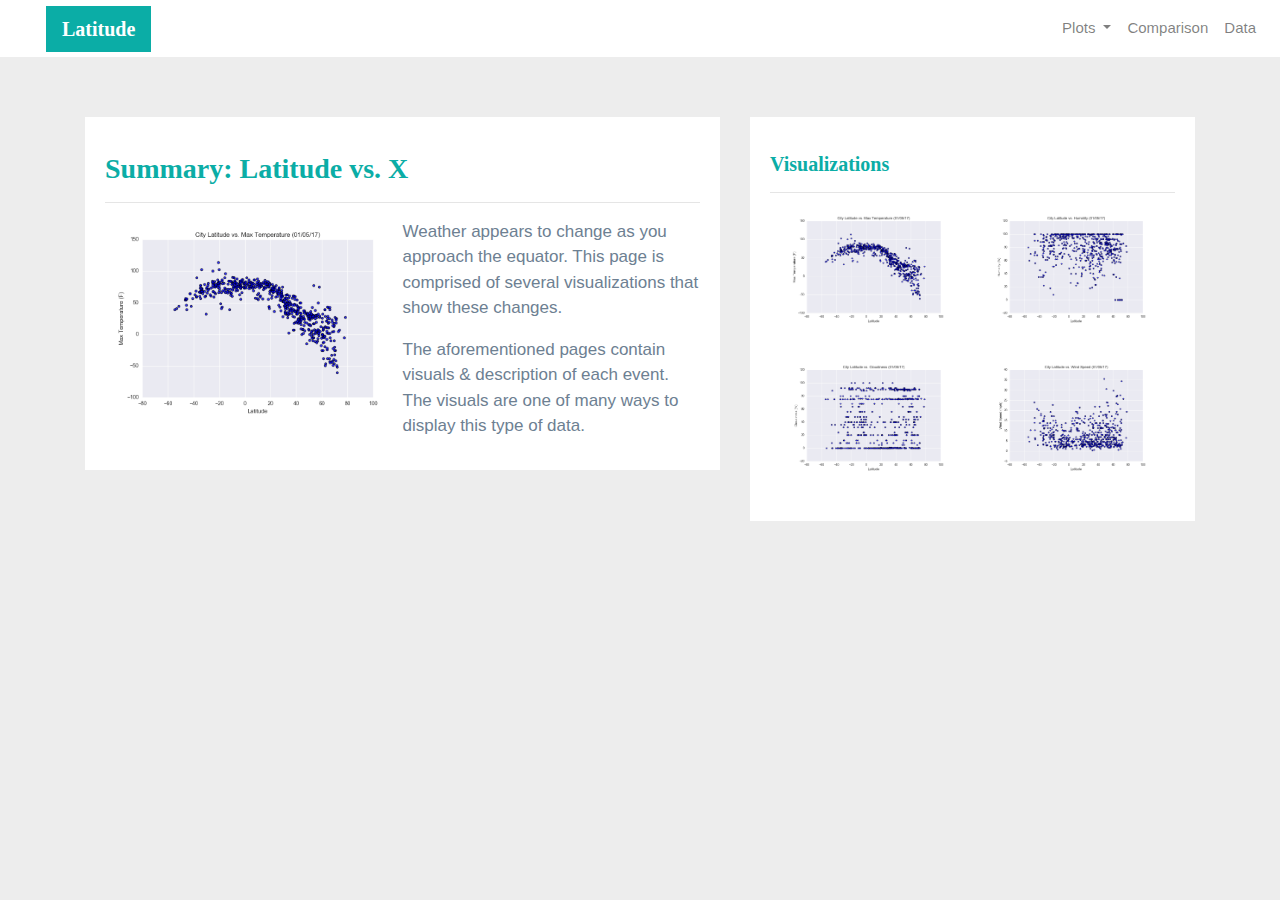
<file: index.html>
<!DOCTYPE html>
<html>

<head>
  <meta charset="utf-8" />
  <meta http-equiv="X-UA-Compatible" content="IE=edge">
  <title>Bootstrap Visualization Dashboard</title>
  <meta name="viewport" content="width=device-width, initial-scale=1">

  <!-- Bootstrap CSS -->
  <link rel="stylesheet" href="https://maxcdn.bootstrapcdn.com/bootstrap/4.0.0/css/bootstrap.min.css" integrity="sha384-Gn5384xqQ1aoWXA+058RXPxPg6fy4IWvTNh0E263XmFcJlSAwiGgFAW/dAiS6JXm"
    crossorigin="anonymous">

  <!--CSS Link-->
  <link rel="stylesheet" type="text/css" href="style.css">

</head>

<body>
  <!-- Navigation Section -->
  <div class="navigation">
    <nav class="navbar navbar-expand-lg navbar-light">
      <a class="navbar-brand" style="background-color: #0BADA6;" href="index.html">Latitude</a>
      <button class="navbar-toggler  border border-white" type="button" data-toggle="collapse" data-target="#navbarNavDropdown"
        aria-controls="navbarNavDropdown" aria-expanded="false" aria-label="Toggle navigation">
        <span class="navbar-toggler-icon"></span>
      </button>
      <div class="collapse navbar-collapse" id="navbarNavDropdown">
        <ul class="navbar-nav ml-auto">
          <li class="nav-item dropdown">
            <a class="nav-link dropdown-toggle" href="#" id="navbarDropdownMenuLink" data-toggle="dropdown"
              aria-haspopup="true" aria-expanded="false">
              Plots
            </a>
            <div class="dropdown-menu" aria-labelledby="navbarDropdownMenuLink">
              <a class="dropdown-item" href="max_temperature.html">Max Temperature</a>
              <a class="dropdown-item" href="humidity.html">Humidity</a>
              <a class="dropdown-item" href="cloudiness.html">Cloudiness</a>
              <a class="dropdown-item" href="wind_speed.html">Wind Speed</a>
            </div>
          </li>
          <li class="nav-item">
            <a class="nav-link" href="comparisons.html">Comparison</a>
          </li>
          <li class="nav-item">
            <a class="nav-link" href="data.html">Data</a>
          </li>

        </ul>
      </div>
    </nav>
  </div>
  <!-- Content Section -->
  <div class="container">
    <div class="row">
      <div class="col-lg-7 col-md-12">
        <!-- Left box  -->
        <div class="box">
          <h3 class="title">Summary: Latitude vs. X</h3>
          <hr>
          <img src="Resources/assets/images/Fig1.png" class="vizualization rounded float-left" alt="Max Temperature Graph">
          <p>Weather appears to change as you approach the equator.  This page is comprised of several visualizations that show these changes.</p>
          <p>The aforementioned pages contain visuals & description of each event. The visuals are one of many ways to display this type of data.</p>
        </div>
      </div>
      <div class="col-lg-5 col-md-12">
        <!-- Right Box -->
        <div class="box">
          <h5 class="title">Visualizations</h5>
          <hr>


          <div class="container">
            <div class="row" style="padding-bottom: 30px;">
              <div class="col-6">
                <a href="max_temperature.html">
                  <img class="panel" src="Resources/assets/images/Fig1.png" alt="Max Temperature Image">
                </a>
              </div>
              <div class="col-6">
                <a href="humidity.html">
                  <img class="panel" src="Resources/assets/images/Fig2.png" alt="Humidity Graph">
                </a>
              </div>
            </div>

            <div class="row" style="padding-bottom: 30px;">
              <div class="col-6">
                <a href="cloudiness.html">
                  <img class="panel" src="Resources/assets/images/Fig3.png" alt="Cloudiness Graph">
                </a>
              </div>
              <div class="col-6">
                <a href="wind_speed.html">
                  <img class="panel" src="Resources/assets/images/Fig4.png" alt="Wind Speed Graph">
                </a>
              </div>


            </div>
          </div>


        </div>
      </div>
    </div>
  </div>


  <!-- Bootstrap JS -->
  <script src="https://code.jquery.com/jquery-3.2.1.slim.min.js" integrity="sha384-KJ3o2DKtIkvYIK3UENzmM7KCkRr/rE9/Qpg6aAZGJwFDMVNA/GpGFF93hXpG5KkN"
    crossorigin="anonymous"></script>
  <script src="https://cdnjs.cloudflare.com/ajax/libs/popper.js/1.12.9/umd/popper.min.js" integrity="sha384-ApNbgh9B+Y1QKtv3Rn7W3mgPxhU9K/ScQsAP7hUibX39j7fakFPskvXusvfa0b4Q"
    crossorigin="anonymous"></script>
  <script src="https://maxcdn.bootstrapcdn.com/bootstrap/4.0.0/js/bootstrap.min.js" integrity="sha384-JZR6Spejh4U02d8jOt6vLEHfe/JQGiRRSQQxSfFWpi1MquVdAyjUar5+76PVCmYl"
    crossorigin="anonymous"></script>

</body>

</html>
</file>
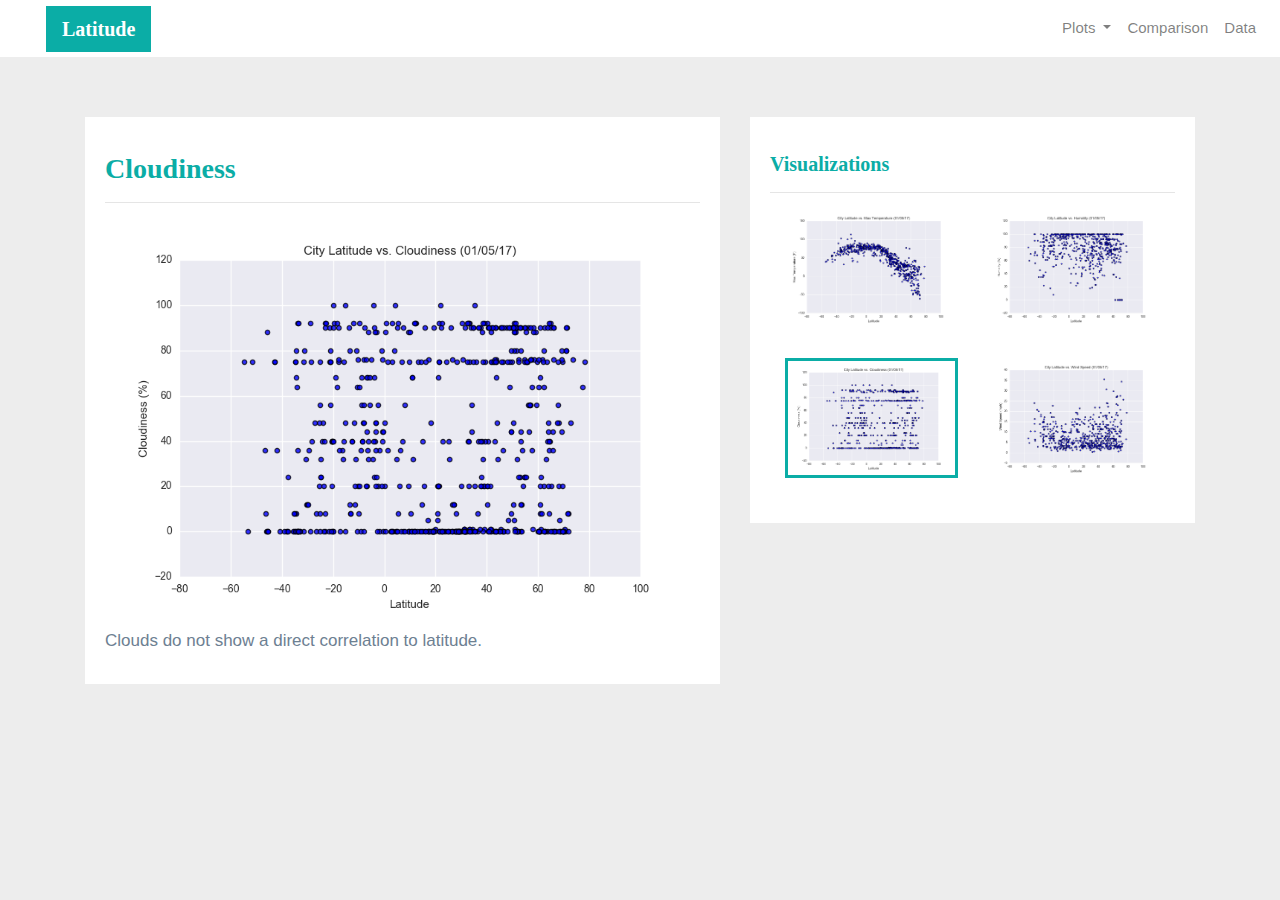
<file: cloud.html>
<!DOCTYPE html>
<html>

<head>
  <meta charset="utf-8" />
  <meta http-equiv="X-UA-Compatible" content="IE=edge">
  <title>Bootstrap Visualization Dashboard</title>
  <meta name="viewport" content="width=device-width, initial-scale=1">

  <!-- Bootstrap CSS -->
  <link rel="stylesheet" href="https://maxcdn.bootstrapcdn.com/bootstrap/4.0.0/css/bootstrap.min.css" integrity="sha384-Gn5384xqQ1aoWXA+058RXPxPg6fy4IWvTNh0E263XmFcJlSAwiGgFAW/dAiS6JXm"
    crossorigin="anonymous">

  <!--CSS Link-->
  <link rel="stylesheet" type="text/css" href="style.css">

</head>

<body>
  <!-- Navigation Section -->
  <div class="navigation">
    <nav class="navbar navbar-expand-lg navbar-light">
      <a class="navbar-brand" style="background-color: #0BADA6;" href="index.html">Latitude</a>
      <button class="navbar-toggler border border-white" type="button" data-toggle="collapse" data-target="#navbarNavDropdown"
        aria-controls="navbarNavDropdown" aria-expanded="false" aria-label="Toggle navigation">
        <span class="navbar-toggler-icon"></span>
      </button>
      <div class="collapse navbar-collapse" id="navbarNavDropdown">
        <ul class="navbar-nav ml-auto">
          <li class="nav-item dropdown">
            <a class="nav-link dropdown-toggle" href="#" id="navbarDropdownMenuLink" data-toggle="dropdown"
              aria-haspopup="true" aria-expanded="false">
              Plots
            </a>
            <div class="dropdown-menu" aria-labelledby="navbarDropdownMenuLink">
              <a class="dropdown-item" href="max_temperature.html">Max Temperature</a>
              <a class="dropdown-item" href="humidity.html">Humidity</a>
              <a class="dropdown-item active" href="cloudiness.html">Cloudiness</a>
              <a class="dropdown-item" href="wind_speed.html">Wind Speed</a>
            </div>
          </li>
          <li class="nav-item">
            <a class="nav-link" href="comparisons.html">Comparison</a>
          </li>
          <li class="nav-item">
            <a class="nav-link" href="data.html">Data</a>
          </li>

        </ul>
      </div>
    </nav>
  </div>
  <!-- Content Section -->
  <div class="container">
    <div class="row">
      <div class="col-lg-7 col-md-12">
        <!-- Left box  -->
        <div class="box">
          <h3 class="title">Cloudiness</h3>
          <hr>
          <img src="Resources/assets/images/Fig3.png" alt="Cloudines Graph">
          <p>Clouds do not show a direct correlation to latitude.</p>
        </div>
      </div>
      <div class="col-lg-5 col-md-12">
        <!-- Right Box -->
        <div class="box">
          <h5 class="title">Visualizations</h5>
          <hr>


          <div class="container">
            <div class="row" style="padding-bottom: 30px;">
              <div class="col-6">
                <a href="max_temperature.html">
                  <img class="panel" src="Resources/assets/images/Fig1.png" alt="Max Temperature Image">
                </a>
              </div>
              <div class="col-6">
                <a href="humidity.html">
                  <img class="panel" src="Resources/assets/images/Fig2.png" alt="Humidity Graph">
                </a>
              </div>
            </div>

            <div class="row" style="padding-bottom: 30px;">
              <div class="col-6">
                <a href="cloudiness.html">
                  <img class="panel active" src="Resources/assets/images/Fig3.png" alt="Cloudiness Graph">
                </a>
              </div>
              <div class="col-6">
                <a href="wind_speed.html">
                  <img class="panel" src="Resources/assets/images/Fig4.png" alt="Wind Speed Graph">
                </a>
              </div>


            </div>
          </div>


        </div>
      </div>
    </div>
  </div>

  <!-- Bootstrap JS -->
  <script src="https://code.jquery.com/jquery-3.2.1.slim.min.js" integrity="sha384-KJ3o2DKtIkvYIK3UENzmM7KCkRr/rE9/Qpg6aAZGJwFDMVNA/GpGFF93hXpG5KkN"
    crossorigin="anonymous"></script>
  <script src="https://cdnjs.cloudflare.com/ajax/libs/popper.js/1.12.9/umd/popper.min.js" integrity="sha384-ApNbgh9B+Y1QKtv3Rn7W3mgPxhU9K/ScQsAP7hUibX39j7fakFPskvXusvfa0b4Q"
    crossorigin="anonymous"></script>
  <script src="https://maxcdn.bootstrapcdn.com/bootstrap/4.0.0/js/bootstrap.min.js" integrity="sha384-JZR6Spejh4U02d8jOt6vLEHfe/JQGiRRSQQxSfFWpi1MquVdAyjUar5+76PVCmYl"
    crossorigin="anonymous"></script>

</body>

</html>
</file>
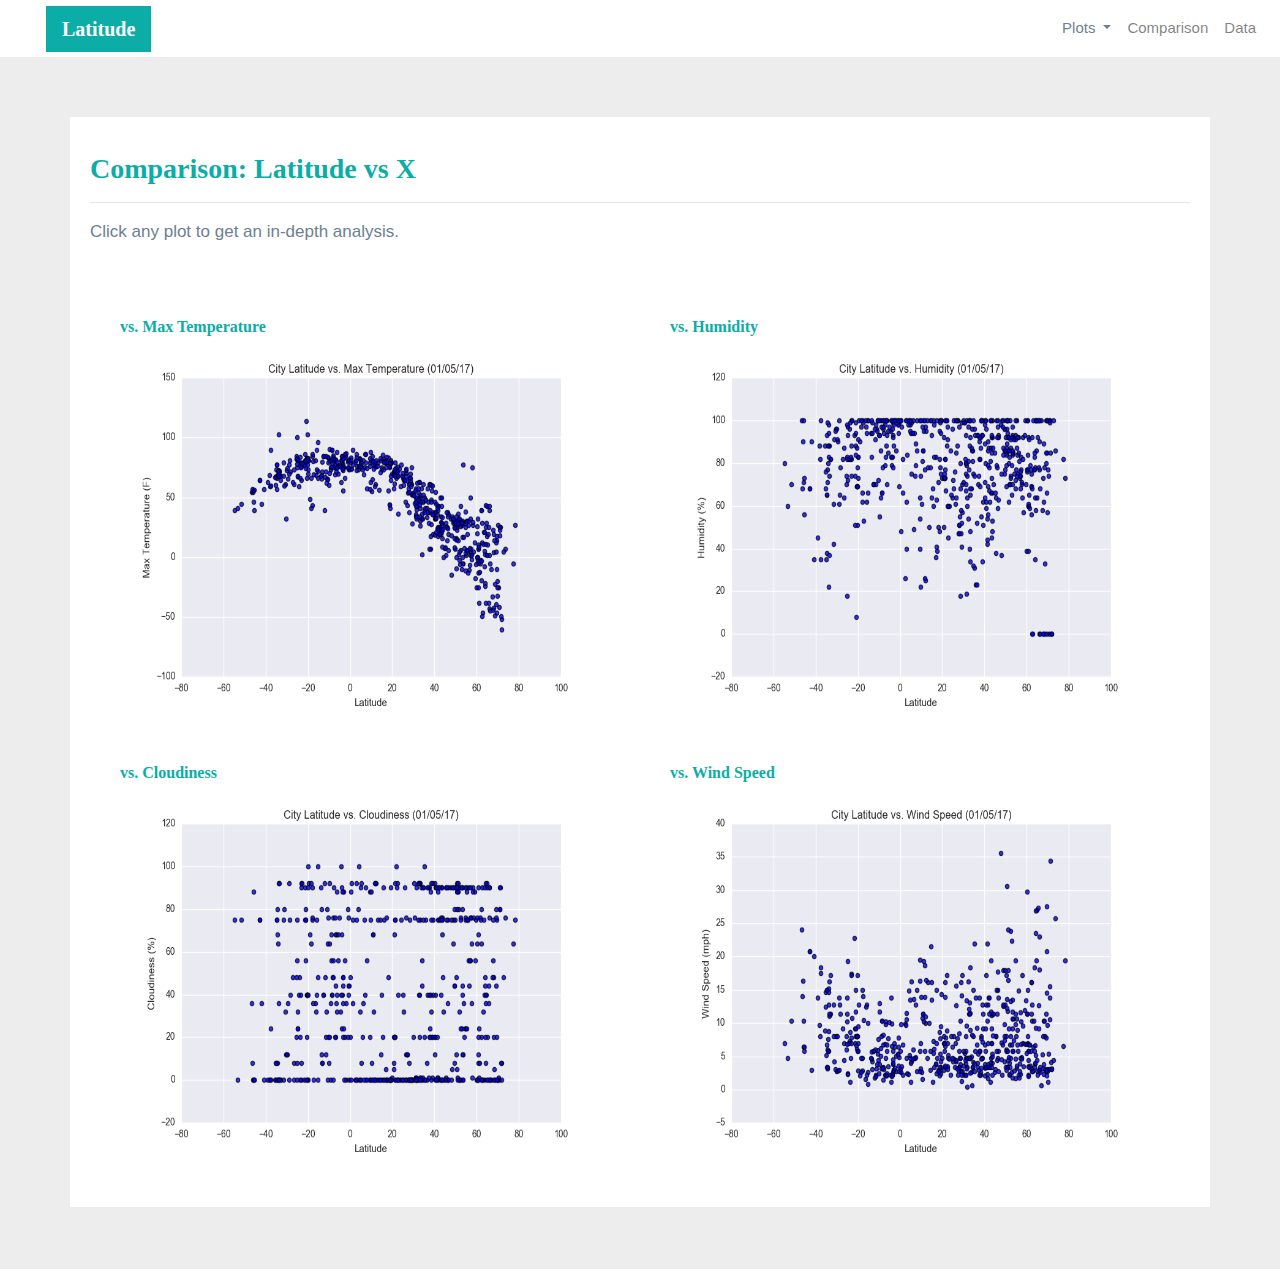
<file: comp.html>
<!DOCTYPE html>
<html>

<head>
  <meta charset="utf-8" />
  <meta http-equiv="X-UA-Compatible" content="IE=edge">
  <title>Bootstrap Visualization Dashboard</title>
  <meta name="viewport" content="width=device-width, initial-scale=1">

  <!-- Bootstrap CSS -->
  <link rel="stylesheet" href="https://maxcdn.bootstrapcdn.com/bootstrap/4.0.0/css/bootstrap.min.css" integrity="sha384-Gn5384xqQ1aoWXA+058RXPxPg6fy4IWvTNh0E263XmFcJlSAwiGgFAW/dAiS6JXm"
    crossorigin="anonymous">

  <!--CSS Link-->
  <link rel="stylesheet" type="text/css" href="style.css">

</head>

<body>
  <!-- Navigation Section -->
  <div class="navigation">
    <nav class="navbar navbar-expand-lg navbar-light">
      <a class="navbar-brand" style="background-color: #0BADA6;" href="index.html">Latitude</a>
      <button class="navbar-toggler  border border-white" type="button" data-toggle="collapse" data-target="#navbarNavDropdown"
        aria-controls="navbarNavDropdown" aria-expanded="false" aria-label="Toggle navigation">
        <span class="navbar-toggler-icon"></span>
      </button>
      <div class="collapse navbar-collapse" id="navbarNavDropdown">
        <ul class="navbar-nav ml-auto">
          <li class="nav-item dropdown">
            <a class="nav-link dropdown-toggle" href="#" id="navbarDropdownMenuLink" data-toggle="dropdown"
              aria-haspopup="true" aria-expanded="false" style="color: #6D8092">
              Plots
            </a>
            <div class="dropdown-menu" aria-labelledby="navbarDropdownMenuLink">
              <a class="dropdown-item" href="max_temperature.html">Max Temperature</a>
              <a class="dropdown-item" href="humidity.html">Humidity</a>
              <a class="dropdown-item" href="cloudiness.html">Cloudiness</a>
              <a class="dropdown-item" href="wind_speed.html">Wind Speed</a>
            </div>
          </li>
          <li class="nav-item">
            <a class="nav-link" href="comparisons.html">Comparison</a>
          </li>
          <li class="nav-item">
            <a class="nav-link" href="data.html">Data</a>
          </li>

        </ul>
      </div>
    </nav>
  </div>
  <!-- Content Section -->
  <div class="container">
    <div class="row">
      <div>
        <!-- Left box  -->
        <div class="box">
          <h3 class="title">Comparison: Latitude vs X</h3>
          <hr>
          <p>Click any plot to get an in-depth analysis.</p>
          <div class="container" style="padding-bottom: 40px;">
            <div class="row">
              <div class="col-lg-6" style="padding: 30px;">
                <div class="title">vs. Max Temperature</div>
                <a href="max_temperature.html">
                  <img class="panel" src="Resources/assets/images/Fig1.png" alt="Max Temperature Image">
                </a>
              </div>
              <div class="col-lg-6" style="padding: 30px;">
                <div class="title">vs. Humidity</div>
                <a href="humidity.html">
                  <img class="panel" src="Resources/assets/images/Fig2.png" alt="Humidity Graph">
                </a>
              </div>
            </div>

            <div class="row">
              <div class="col-lg-6" style="padding: 30px;">
                <div class="title">vs. Cloudiness</div>
                <a href="cloudiness.html">
                  <img class="panel" src="Resources/assets/images/Fig3.png" alt="Cloudiness Graph">
                </a>

              </div>
              <div class="col-lg-6" style="padding: 30px;">
                <div class="title">vs. Wind Speed</div>
                <a href="wind_speed.html">
                  <img class="panel" src="Resources/assets/images/Fig4.png" alt="Wind Speed Graph">
                </a>
              </div>
            </div>
          </div>
        </div>
      </div>
    </div>
  </div>


  <!-- Bootstrap JS -->
  <script src="https://code.jquery.com/jquery-3.2.1.slim.min.js" integrity="sha384-KJ3o2DKtIkvYIK3UENzmM7KCkRr/rE9/Qpg6aAZGJwFDMVNA/GpGFF93hXpG5KkN"
    crossorigin="anonymous"></script>
  <script src="https://cdnjs.cloudflare.com/ajax/libs/popper.js/1.12.9/umd/popper.min.js" integrity="sha384-ApNbgh9B+Y1QKtv3Rn7W3mgPxhU9K/ScQsAP7hUibX39j7fakFPskvXusvfa0b4Q"
    crossorigin="anonymous"></script>
  <script src="https://maxcdn.bootstrapcdn.com/bootstrap/4.0.0/js/bootstrap.min.js" integrity="sha384-JZR6Spejh4U02d8jOt6vLEHfe/JQGiRRSQQxSfFWpi1MquVdAyjUar5+76PVCmYl"
    crossorigin="anonymous"></script>

</body>

</html>
</file>
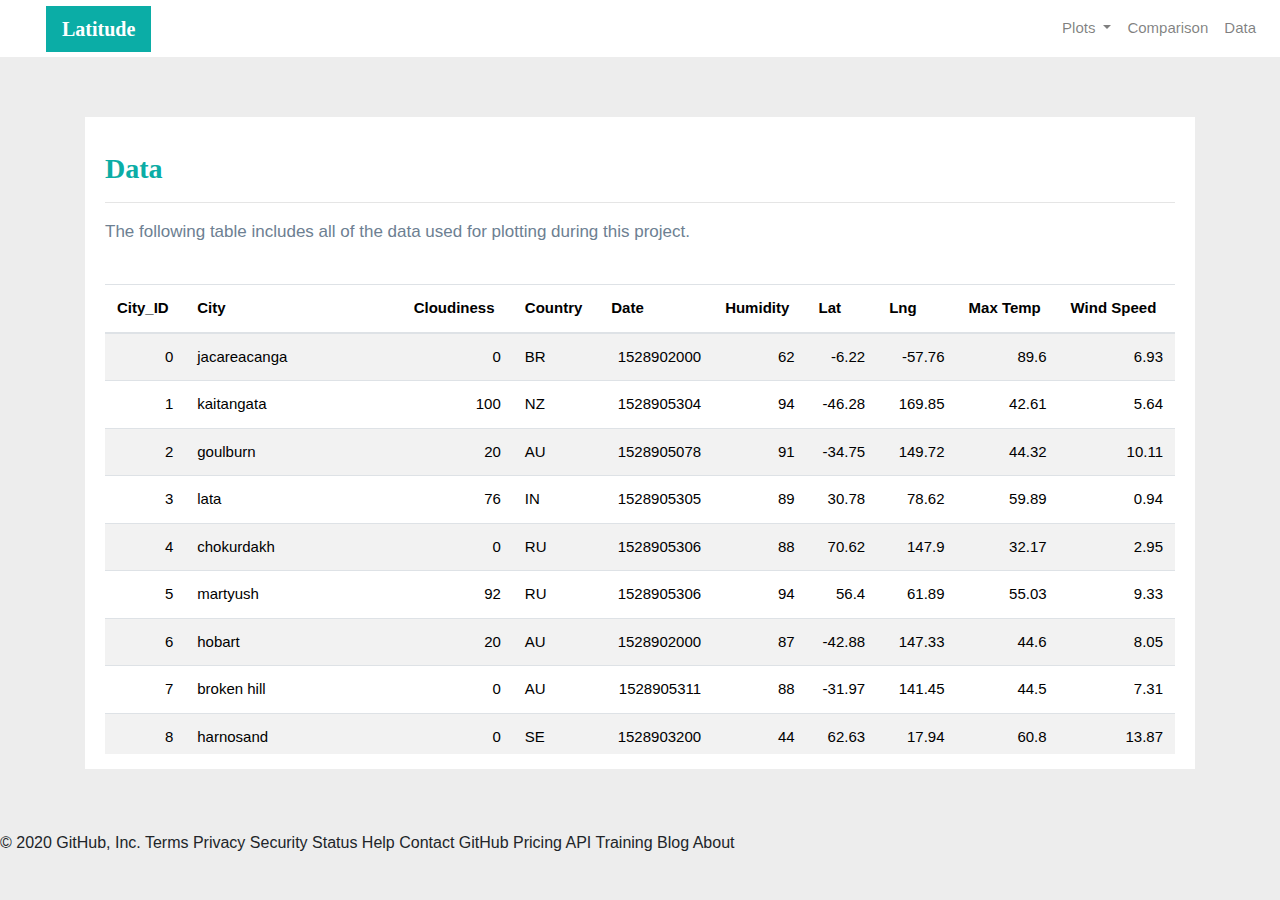
<file: data.html>
<!DOCTYPE html>
<html>

<head>
  <meta charset="utf-8" />
  <meta http-equiv="X-UA-Compatible" content="IE=edge">
  <title>Bootstrap Visualization Dashboard</title>
  <meta name="viewport" content="width=device-width, initial-scale=1">

  <!-- Bootstrap CSS -->
  <link rel="stylesheet" href="https://maxcdn.bootstrapcdn.com/bootstrap/4.0.0/css/bootstrap.min.css" integrity="sha384-Gn5384xqQ1aoWXA+058RXPxPg6fy4IWvTNh0E263XmFcJlSAwiGgFAW/dAiS6JXm"
    crossorigin="anonymous">

  <!--CSS Link-->
  <link rel="stylesheet" type="text/css" href="style.css">

</head>

<body>
  <!-- Navigation Section -->
  <div class="navigation">
    <nav class="navbar navbar-expand-lg navbar-light">
      <a class="navbar-brand" style="background-color: #0BADA6;" href="index.html">Latitude</a>
      <button class="navbar-toggler border border-white" type="button" data-toggle="collapse" data-target="#navbarNavDropdown"
        aria-controls="navbarNavDropdown" aria-expanded="false" aria-label="Toggle navigation">
        <span class="navbar-toggler-icon"></span>
      </button>
      <div class="collapse navbar-collapse" id="navbarNavDropdown">
        <ul class="navbar-nav ml-auto">
          <li class="nav-item dropdown">
            <a class="nav-link dropdown-toggle" href="#" id="navbarDropdownMenuLink" data-toggle="dropdown"
              aria-haspopup="true" aria-expanded="false">
              Plots
            </a>
            <div class="dropdown-menu" aria-labelledby="navbarDropdownMenuLink">
              <a class="dropdown-item" href="max_temperature.html">Max Temperature</a>
              <a class="dropdown-item" href="humidity.html">Humidity</a>
              <a class="dropdown-item" href="cloudiness.html">Cloudiness</a>
              <a class="dropdown-item" href="wind_speed.html">Wind Speed</a>
            </div>
          </li>
          <li class="nav-item">
            <a class="nav-link" href="comparisons.html">Comparison</a>
          </li>
          <li class="nav-item">
            <a class="nav-link" href="data.html">Data</a>
          </li>

        </ul>
      </div>
    </nav>
  </div>
  <!-- Content Section -->
  <div class="container">
    <div class="box">
      <h3 class="title">Data</h3>
      <hr>
      <p>The following table includes all of the data used for plotting during this project.</p>
      <br>
      <div class="table-responsive" style="overflow-x:auto; overflow-y:auto; max-height:470px; max-width: auto;">
        <table class="table table-striped">
          <thead>
            <tr>
              <th title="Field #1">City_ID</th>
              <th title="Field #2">City</th>
              <th title="Field #3">Cloudiness</th>
              <th title="Field #4">Country</th>
              <th title="Field #5">Date</th>
              <th title="Field #6">Humidity</th>
              <th title="Field #7">Lat</th>
              <th title="Field #8">Lng</th>
              <th title="Field #9">Max Temp</th>
              <th title="Field #10">Wind Speed</th>
            </tr>
          </thead>
          <tbody>
            <tr>
              <td align="right">0</td>
              <td>jacareacanga</td>
              <td align="right">0</td>
              <td>BR</td>
              <td align="right">1528902000</td>
              <td align="right">62</td>
              <td align="right">-6.22</td>
              <td align="right">-57.76</td>
              <td align="right">89.6</td>
              <td align="right">6.93</td>
            </tr>
            <tr>
              <td align="right">1</td>
              <td>kaitangata</td>
              <td align="right">100</td>
              <td>NZ</td>
              <td align="right">1528905304</td>
              <td align="right">94</td>
              <td align="right">-46.28</td>
              <td align="right">169.85</td>
              <td align="right">42.61</td>
              <td align="right">5.64</td>
            </tr>
            <tr>
              <td align="right">2</td>
              <td>goulburn</td>
              <td align="right">20</td>
              <td>AU</td>
              <td align="right">1528905078</td>
              <td align="right">91</td>
              <td align="right">-34.75</td>
              <td align="right">149.72</td>
              <td align="right">44.32</td>
              <td align="right">10.11</td>
            </tr>
            <tr>
              <td align="right">3</td>
              <td>lata</td>
              <td align="right">76</td>
              <td>IN</td>
              <td align="right">1528905305</td>
              <td align="right">89</td>
              <td align="right">30.78</td>
              <td align="right">78.62</td>
              <td align="right">59.89</td>
              <td align="right">0.94</td>
            </tr>
            <tr>
              <td align="right">4</td>
              <td>chokurdakh</td>
              <td align="right">0</td>
              <td>RU</td>
              <td align="right">1528905306</td>
              <td align="right">88</td>
              <td align="right">70.62</td>
              <td align="right">147.9</td>
              <td align="right">32.17</td>
              <td align="right">2.95</td>
            </tr>
            <tr>
              <td align="right">5</td>
              <td>martyush</td>
              <td align="right">92</td>
              <td>RU</td>
              <td align="right">1528905306</td>
              <td align="right">94</td>
              <td align="right">56.4</td>
              <td align="right">61.89</td>
              <td align="right">55.03</td>
              <td align="right">9.33</td>
            </tr>
            <tr>
              <td align="right">6</td>
              <td>hobart</td>
              <td align="right">20</td>
              <td>AU</td>
              <td align="right">1528902000</td>
              <td align="right">87</td>
              <td align="right">-42.88</td>
              <td align="right">147.33</td>
              <td align="right">44.6</td>
              <td align="right">8.05</td>
            </tr>
            <tr>
              <td align="right">7</td>
              <td>broken hill</td>
              <td align="right">0</td>
              <td>AU</td>
              <td align="right">1528905311</td>
              <td align="right">88</td>
              <td align="right">-31.97</td>
              <td align="right">141.45</td>
              <td align="right">44.5</td>
              <td align="right">7.31</td>
            </tr>
            <tr>
              <td align="right">8</td>
              <td>harnosand</td>
              <td align="right">0</td>
              <td>SE</td>
              <td align="right">1528903200</td>
              <td align="right">44</td>
              <td align="right">62.63</td>
              <td align="right">17.94</td>
              <td align="right">60.8</td>
              <td align="right">13.87</td>
            </tr>
            <tr>
              <td align="right">9</td>
              <td>tuatapere</td>
              <td align="right">0</td>
              <td>NZ</td>
              <td align="right">1528905312</td>
              <td align="right">100</td>
              <td align="right">-46.13</td>
              <td align="right">167.69</td>
              <td align="right">38.92</td>
              <td align="right">3.4</td>
            </tr>
            <tr>
              <td align="right">10</td>
              <td>puerto ayora</td>
              <td align="right">90</td>
              <td>EC</td>
              <td align="right">1528902000</td>
              <td align="right">69</td>
              <td align="right">-0.74</td>
              <td align="right">-90.35</td>
              <td align="right">77.0</td>
              <td align="right">13.87</td>
            </tr>
            <tr>
              <td align="right">11</td>
              <td>havre-saint-pierre</td>
              <td align="right">75</td>
              <td>CA</td>
              <td align="right">1528902000</td>
              <td align="right">58</td>
              <td align="right">50.23</td>
              <td align="right">-63.6</td>
              <td align="right">53.6</td>
              <td align="right">19.46</td>
            </tr>
            <tr>
              <td align="right">12</td>
              <td>punta arenas</td>
              <td align="right">0</td>
              <td>CL</td>
              <td align="right">1528902000</td>
              <td align="right">100</td>
              <td align="right">-53.16</td>
              <td align="right">-70.91</td>
              <td align="right">35.6</td>
              <td align="right">9.17</td>
            </tr>
            <tr>
              <td align="right">13</td>
              <td>tasiilaq</td>
              <td align="right">75</td>
              <td>GL</td>
              <td align="right">1528901400</td>
              <td align="right">60</td>
              <td align="right">65.61</td>
              <td align="right">-37.64</td>
              <td align="right">39.2</td>
              <td align="right">2.24</td>
            </tr>
            <tr>
              <td align="right">14</td>
              <td>chapais</td>
              <td align="right">40</td>
              <td>CA</td>
              <td align="right">1528902000</td>
              <td align="right">38</td>
              <td align="right">49.78</td>
              <td align="right">-74.86</td>
              <td align="right">59.0</td>
              <td align="right">10.29</td>
            </tr>
            <tr>
              <td align="right">15</td>
              <td>avarua</td>
              <td align="right">40</td>
              <td>CK</td>
              <td align="right">1528902000</td>
              <td align="right">56</td>
              <td align="right">-21.21</td>
              <td align="right">-159.78</td>
              <td align="right">73.4</td>
              <td align="right">10.29</td>
            </tr>
            <tr>
              <td align="right">16</td>
              <td>hofn</td>
              <td align="right">75</td>
              <td>IS</td>
              <td align="right">1528902000</td>
              <td align="right">87</td>
              <td align="right">64.25</td>
              <td align="right">-15.21</td>
              <td align="right">51.8</td>
              <td align="right">8.05</td>
            </tr>
            <tr>
              <td align="right">17</td>
              <td>yukamenskoye</td>
              <td align="right">92</td>
              <td>RU</td>
              <td align="right">1528905315</td>
              <td align="right">98</td>
              <td align="right">57.89</td>
              <td align="right">52.24</td>
              <td align="right">56.65</td>
              <td align="right">10.22</td>
            </tr>
            <tr>
              <td align="right">18</td>
              <td>khandbari</td>
              <td align="right">80</td>
              <td>NP</td>
              <td align="right">1528905315</td>
              <td align="right">67</td>
              <td align="right">27.38</td>
              <td align="right">87.21</td>
              <td align="right">44.59</td>
              <td align="right">1.39</td>
            </tr>
            <tr>
              <td align="right">19</td>
              <td>bethel</td>
              <td align="right">1</td>
              <td>US</td>
              <td align="right">1528901580</td>
              <td align="right">93</td>
              <td align="right">60.79</td>
              <td align="right">-161.76</td>
              <td align="right">44.6</td>
              <td align="right">8.05</td>
            </tr>
            <tr>
              <td align="right">20</td>
              <td>ushuaia</td>
              <td align="right">75</td>
              <td>AR</td>
              <td align="right">1528902000</td>
              <td align="right">64</td>
              <td align="right">-54.81</td>
              <td align="right">-68.31</td>
              <td align="right">41.0</td>
              <td align="right">3.36</td>
            </tr>
            <tr>
              <td align="right">21</td>
              <td>east london</td>
              <td align="right">0</td>
              <td>ZA</td>
              <td align="right">1528902000</td>
              <td align="right">37</td>
              <td align="right">-33.02</td>
              <td align="right">27.91</td>
              <td align="right">69.8</td>
              <td align="right">5.82</td>
            </tr>
            <tr>
              <td align="right">22</td>
              <td>bluff</td>
              <td align="right">76</td>
              <td>AU</td>
              <td align="right">1528905321</td>
              <td align="right">76</td>
              <td align="right">-23.58</td>
              <td align="right">149.07</td>
              <td align="right">61.96</td>
              <td align="right">4.74</td>
            </tr>
            <tr>
              <td align="right">23</td>
              <td>mount isa</td>
              <td align="right">75</td>
              <td>AU</td>
              <td align="right">1528902000</td>
              <td align="right">100</td>
              <td align="right">-20.73</td>
              <td align="right">139.49</td>
              <td align="right">64.4</td>
              <td align="right">3.29</td>
            </tr>
            <tr>
              <td align="right">24</td>
              <td>pevek</td>
              <td align="right">0</td>
              <td>RU</td>
              <td align="right">1528905321</td>
              <td align="right">71</td>
              <td align="right">69.7</td>
              <td align="right">170.27</td>
              <td align="right">36.94</td>
              <td align="right">6.98</td>
            </tr>
            <tr>
              <td align="right">25</td>
              <td>gao</td>
              <td align="right">24</td>
              <td>ML</td>
              <td align="right">1528905321</td>
              <td align="right">16</td>
              <td align="right">16.28</td>
              <td align="right">-0.04</td>
              <td align="right">110.02</td>
              <td align="right">4.97</td>
            </tr>
            <tr>
              <td align="right">26</td>
              <td>cabo san lucas</td>
              <td align="right">75</td>
              <td>MX</td>
              <td align="right">1528901160</td>
              <td align="right">74</td>
              <td align="right">22.89</td>
              <td align="right">-109.91</td>
              <td align="right">84.2</td>
              <td align="right">10.29</td>
            </tr>
            <tr>
              <td align="right">27</td>
              <td>sao filipe</td>
              <td align="right">0</td>
              <td>CV</td>
              <td align="right">1528905323</td>
              <td align="right">88</td>
              <td align="right">14.9</td>
              <td align="right">-24.5</td>
              <td align="right">75.73</td>
              <td align="right">13.02</td>
            </tr>
            <tr>
              <td align="right">28</td>
              <td>tiksi</td>
              <td align="right">44</td>
              <td>RU</td>
              <td align="right">1528905298</td>
              <td align="right">58</td>
              <td align="right">71.64</td>
              <td align="right">128.87</td>
              <td align="right">57.73</td>
              <td align="right">10.11</td>
            </tr>
            <tr>
              <td align="right">29</td>
              <td>busselton</td>
              <td align="right">92</td>
              <td>AU</td>
              <td align="right">1528905323</td>
              <td align="right">100</td>
              <td align="right">-33.64</td>
              <td align="right">115.35</td>
              <td align="right">60.43</td>
              <td align="right">10.56</td>
            </tr>
            <tr>
              <td align="right">30</td>
              <td>alofi</td>
              <td align="right">76</td>
              <td>NU</td>
              <td align="right">1528902000</td>
              <td align="right">88</td>
              <td align="right">-19.06</td>
              <td align="right">-169.92</td>
              <td align="right">71.6</td>
              <td align="right">3.36</td>
            </tr>
            <tr>
              <td align="right">31</td>
              <td>ola</td>
              <td align="right">75</td>
              <td>RU</td>
              <td align="right">1528902000</td>
              <td align="right">100</td>
              <td align="right">59.58</td>
              <td align="right">151.3</td>
              <td align="right">42.8</td>
              <td align="right">7.76</td>
            </tr>
            <tr>
              <td align="right">32</td>
              <td>atar</td>
              <td align="right">20</td>
              <td>MR</td>
              <td align="right">1528902000</td>
              <td align="right">19</td>
              <td align="right">20.52</td>
              <td align="right">-13.05</td>
              <td align="right">91.4</td>
              <td align="right">9.17</td>
            </tr>
            <tr>
              <td align="right">33</td>
              <td>rikitea</td>
              <td align="right">0</td>
              <td>PF</td>
              <td align="right">1528905325</td>
              <td align="right">100</td>
              <td align="right">-23.12</td>
              <td align="right">-134.97</td>
              <td align="right">73.57</td>
              <td align="right">8.66</td>
            </tr>
            <tr>
              <td align="right">34</td>
              <td>hermanus</td>
              <td align="right">0</td>
              <td>ZA</td>
              <td align="right">1528905325</td>
              <td align="right">24</td>
              <td align="right">-34.42</td>
              <td align="right">19.24</td>
              <td align="right">77.17</td>
              <td align="right">8.66</td>
            </tr>
            <tr>
              <td align="right">35</td>
              <td>ponta delgada</td>
              <td align="right">75</td>
              <td>PT</td>
              <td align="right">1528903800</td>
              <td align="right">88</td>
              <td align="right">37.73</td>
              <td align="right">-25.67</td>
              <td align="right">71.6</td>
              <td align="right">12.75</td>
            </tr>
            <tr>
              <td align="right">36</td>
              <td>bambari</td>
              <td align="right">24</td>
              <td>CF</td>
              <td align="right">1528905326</td>
              <td align="right">84</td>
              <td align="right">5.77</td>
              <td align="right">20.68</td>
              <td align="right">81.85</td>
              <td align="right">7.65</td>
            </tr>
            <tr>
              <td align="right">37</td>
              <td>cap malheureux</td>
              <td align="right">75</td>
              <td>MU</td>
              <td align="right">1528902000</td>
              <td align="right">69</td>
              <td align="right">-19.98</td>
              <td align="right">57.61</td>
              <td align="right">75.2</td>
              <td align="right">14.99</td>
            </tr>
            <tr>
              <td align="right">38</td>
              <td>puerto escondido</td>
              <td align="right">75</td>
              <td>MX</td>
              <td align="right">1528901100</td>
              <td align="right">65</td>
              <td align="right">15.86</td>
              <td align="right">-97.07</td>
              <td align="right">80.6</td>
              <td align="right">3.36</td>
            </tr>
            <tr>
              <td align="right">39</td>
              <td>qaanaaq</td>
              <td align="right">32</td>
              <td>GL</td>
              <td align="right">1528905330</td>
              <td align="right">100</td>
              <td align="right">77.48</td>
              <td align="right">-69.36</td>
              <td align="right">31.45</td>
              <td align="right">6.31</td>
            </tr>
            <tr>
              <td align="right">40</td>
              <td>new norfolk</td>
              <td align="right">20</td>
              <td>AU</td>
              <td align="right">1528902000</td>
              <td align="right">87</td>
              <td align="right">-42.78</td>
              <td align="right">147.06</td>
              <td align="right">44.6</td>
              <td align="right">8.05</td>
            </tr>
            <tr>
              <td align="right">41</td>
              <td>najran</td>
              <td align="right">40</td>
              <td>SA</td>
              <td align="right">1528902000</td>
              <td align="right">13</td>
              <td align="right">17.54</td>
              <td align="right">44.22</td>
              <td align="right">98.6</td>
              <td align="right">11.41</td>
            </tr>
            <tr>
              <td align="right">42</td>
              <td>isla mujeres</td>
              <td align="right">90</td>
              <td>MX</td>
              <td align="right">1528904340</td>
              <td align="right">100</td>
              <td align="right">21.23</td>
              <td align="right">-86.73</td>
              <td align="right">75.2</td>
              <td align="right">16.11</td>
            </tr>
            <tr>
              <td align="right">43</td>
              <td>mar del plata</td>
              <td align="right">0</td>
              <td>AR</td>
              <td align="right">1528905297</td>
              <td align="right">100</td>
              <td align="right">-46.43</td>
              <td align="right">-67.52</td>
              <td align="right">32.53</td>
              <td align="right">7.31</td>
            </tr>
            <tr>
              <td align="right">44</td>
              <td>provideniya</td>
              <td align="right">0</td>
              <td>RU</td>
              <td align="right">1528905332</td>
              <td align="right">91</td>
              <td align="right">64.42</td>
              <td align="right">-173.23</td>
              <td align="right">40.63</td>
              <td align="right">10.78</td>
            </tr>
            <tr>
              <td align="right">45</td>
              <td>jamestown</td>
              <td align="right">12</td>
              <td>AU</td>
              <td align="right">1528905333</td>
              <td align="right">88</td>
              <td align="right">-33.21</td>
              <td align="right">138.6</td>
              <td align="right">43.15</td>
              <td align="right">10.89</td>
            </tr>
            <tr>
              <td align="right">46</td>
              <td>medicine hat</td>
              <td align="right">20</td>
              <td>CA</td>
              <td align="right">1528902000</td>
              <td align="right">34</td>
              <td align="right">50.04</td>
              <td align="right">-110.68</td>
              <td align="right">66.2</td>
              <td align="right">14.99</td>
            </tr>
            <tr>
              <td align="right">47</td>
              <td>katsuura</td>
              <td align="right">8</td>
              <td>JP</td>
              <td align="right">1528905334</td>
              <td align="right">88</td>
              <td align="right">33.93</td>
              <td align="right">134.5</td>
              <td align="right">62.05</td>
              <td align="right">7.54</td>
            </tr>
            <tr>
              <td align="right">48</td>
              <td>aklavik</td>
              <td align="right">20</td>
              <td>CA</td>
              <td align="right">1528902000</td>
              <td align="right">53</td>
              <td align="right">68.22</td>
              <td align="right">-135.01</td>
              <td align="right">51.8</td>
              <td align="right">11.41</td>
            </tr>
            <tr>
              <td align="right">49</td>
              <td>tuktoyaktuk</td>
              <td align="right">20</td>
              <td>CA</td>
              <td align="right">1528902000</td>
              <td align="right">61</td>
              <td align="right">69.44</td>
              <td align="right">-133.03</td>
              <td align="right">46.4</td>
              <td align="right">6.93</td>
            </tr>
            <tr>
              <td align="right">50</td>
              <td>kapaa</td>
              <td align="right">90</td>
              <td>US</td>
              <td align="right">1528901760</td>
              <td align="right">88</td>
              <td align="right">22.08</td>
              <td align="right">-159.32</td>
              <td align="right">75.2</td>
              <td align="right">14.99</td>
            </tr>
            <tr>
              <td align="right">51</td>
              <td>mildura</td>
              <td align="right">0</td>
              <td>AU</td>
              <td align="right">1528905300</td>
              <td align="right">92</td>
              <td align="right">-34.18</td>
              <td align="right">142.16</td>
              <td align="right">45.67</td>
              <td align="right">9.66</td>
            </tr>
            <tr>
              <td align="right">52</td>
              <td>souillac</td>
              <td align="right">75</td>
              <td>FR</td>
              <td align="right">1528903800</td>
              <td align="right">49</td>
              <td align="right">45.6</td>
              <td align="right">-0.6</td>
              <td align="right">73.4</td>
              <td align="right">10.29</td>
            </tr>
            <tr>
              <td align="right">53</td>
              <td>lorengau</td>
              <td align="right">100</td>
              <td>PG</td>
              <td align="right">1528905336</td>
              <td align="right">100</td>
              <td align="right">-2.02</td>
              <td align="right">147.27</td>
              <td align="right">80.59</td>
              <td align="right">3.85</td>
            </tr>
            <tr>
              <td align="right">54</td>
              <td>praia</td>
              <td align="right">20</td>
              <td>BR</td>
              <td align="right">1528902000</td>
              <td align="right">47</td>
              <td align="right">-20.25</td>
              <td align="right">-43.81</td>
              <td align="right">82.4</td>
              <td align="right">3.36</td>
            </tr>
            <tr>
              <td align="right">55</td>
              <td>port alfred</td>
              <td align="right">0</td>
              <td>ZA</td>
              <td align="right">1528905338</td>
              <td align="right">50</td>
              <td align="right">-33.59</td>
              <td align="right">26.89</td>
              <td align="right">76.54</td>
              <td align="right">7.2</td>
            </tr>
            <tr>
              <td align="right">56</td>
              <td>barranca</td>
              <td align="right">0</td>
              <td>PE</td>
              <td align="right">1528905339</td>
              <td align="right">98</td>
              <td align="right">-10.75</td>
              <td align="right">-77.76</td>
              <td align="right">61.87</td>
              <td align="right">9.89</td>
            </tr>
            <tr>
              <td align="right">57</td>
              <td>nome</td>
              <td align="right">40</td>
              <td>US</td>
              <td align="right">1528902900</td>
              <td align="right">70</td>
              <td align="right">30.04</td>
              <td align="right">-94.42</td>
              <td align="right">87.8</td>
              <td align="right">3.36</td>
            </tr>
            <tr>
              <td align="right">58</td>
              <td>matay</td>
              <td align="right">0</td>
              <td>EG</td>
              <td align="right">1528905339</td>
              <td align="right">23</td>
              <td align="right">28.42</td>
              <td align="right">30.79</td>
              <td align="right">97.69</td>
              <td align="right">6.98</td>
            </tr>
            <tr>
              <td align="right">59</td>
              <td>saskylakh</td>
              <td align="right">48</td>
              <td>RU</td>
              <td align="right">1528905339</td>
              <td align="right">55</td>
              <td align="right">71.97</td>
              <td align="right">114.09</td>
              <td align="right">59.53</td>
              <td align="right">5.86</td>
            </tr>
            <tr>
              <td align="right">60</td>
              <td>itarema</td>
              <td align="right">0</td>
              <td>BR</td>
              <td align="right">1528905340</td>
              <td align="right">61</td>
              <td align="right">-2.92</td>
              <td align="right">-39.92</td>
              <td align="right">88.33</td>
              <td align="right">12.57</td>
            </tr>
            <tr>
              <td align="right">61</td>
              <td>butaritari</td>
              <td align="right">56</td>
              <td>KI</td>
              <td align="right">1528905340</td>
              <td align="right">100</td>
              <td align="right">3.07</td>
              <td align="right">172.79</td>
              <td align="right">81.13</td>
              <td align="right">7.31</td>
            </tr>
            <tr>
              <td align="right">62</td>
              <td>peniche</td>
              <td align="right">20</td>
              <td>PT</td>
              <td align="right">1528903800</td>
              <td align="right">64</td>
              <td align="right">39.36</td>
              <td align="right">-9.38</td>
              <td align="right">75.2</td>
              <td align="right">12.75</td>
            </tr>
            <tr>
              <td align="right">63</td>
              <td>beloha</td>
              <td align="right">0</td>
              <td>MG</td>
              <td align="right">1528905340</td>
              <td align="right">57</td>
              <td align="right">-25.17</td>
              <td align="right">45.06</td>
              <td align="right">71.95</td>
              <td align="right">16.37</td>
            </tr>
            <tr>
              <td align="right">64</td>
              <td>anadyr</td>
              <td align="right">0</td>
              <td>RU</td>
              <td align="right">1528902000</td>
              <td align="right">57</td>
              <td align="right">64.73</td>
              <td align="right">177.51</td>
              <td align="right">48.2</td>
              <td align="right">4.47</td>
            </tr>
            <tr>
              <td align="right">65</td>
              <td>luderitz</td>
              <td align="right">12</td>
              <td>NA</td>
              <td align="right">1528905342</td>
              <td align="right">64</td>
              <td align="right">-26.65</td>
              <td align="right">15.16</td>
              <td align="right">64.03</td>
              <td align="right">17.38</td>
            </tr>
            <tr>
              <td align="right">66</td>
              <td>rochester</td>
              <td align="right">1</td>
              <td>US</td>
              <td align="right">1528902960</td>
              <td align="right">37</td>
              <td align="right">44.02</td>
              <td align="right">-92.46</td>
              <td align="right">73.4</td>
              <td align="right">6.93</td>
            </tr>
            <tr>
              <td align="right">67</td>
              <td>bosaso</td>
              <td align="right">0</td>
              <td>SO</td>
              <td align="right">1528905347</td>
              <td align="right">86</td>
              <td align="right">11.28</td>
              <td align="right">49.18</td>
              <td align="right">89.77</td>
              <td align="right">3.96</td>
            </tr>
            <tr>
              <td align="right">68</td>
              <td>faanui</td>
              <td align="right">0</td>
              <td>PF</td>
              <td align="right">1528905347</td>
              <td align="right">100</td>
              <td align="right">-16.48</td>
              <td align="right">-151.75</td>
              <td align="right">79.96</td>
              <td align="right">11.79</td>
            </tr>
            <tr>
              <td align="right">69</td>
              <td>grindavik</td>
              <td align="right">75</td>
              <td>IS</td>
              <td align="right">1528902000</td>
              <td align="right">70</td>
              <td align="right">63.84</td>
              <td align="right">-22.43</td>
              <td align="right">48.2</td>
              <td align="right">5.82</td>
            </tr>
            <tr>
              <td align="right">70</td>
              <td>margate</td>
              <td align="right">20</td>
              <td>AU</td>
              <td align="right">1528902000</td>
              <td align="right">87</td>
              <td align="right">-43.03</td>
              <td align="right">147.26</td>
              <td align="right">44.6</td>
              <td align="right">8.05</td>
            </tr>
            <tr>
              <td align="right">71</td>
              <td>marsh harbour</td>
              <td align="right">88</td>
              <td>BS</td>
              <td align="right">1528905349</td>
              <td align="right">95</td>
              <td align="right">26.54</td>
              <td align="right">-77.06</td>
              <td align="right">82.39</td>
              <td align="right">10.0</td>
            </tr>
            <tr>
              <td align="right">72</td>
              <td>comodoro rivadavia</td>
              <td align="right">40</td>
              <td>AR</td>
              <td align="right">1528902000</td>
              <td align="right">60</td>
              <td align="right">-45.87</td>
              <td align="right">-67.48</td>
              <td align="right">42.8</td>
              <td align="right">9.17</td>
            </tr>
            <tr>
              <td align="right">73</td>
              <td>upernavik</td>
              <td align="right">92</td>
              <td>GL</td>
              <td align="right">1528905350</td>
              <td align="right">100</td>
              <td align="right">72.79</td>
              <td align="right">-56.15</td>
              <td align="right">29.29</td>
              <td align="right">3.74</td>
            </tr>
            <tr>
              <td align="right">74</td>
              <td>uige</td>
              <td align="right">0</td>
              <td>AO</td>
              <td align="right">1528905350</td>
              <td align="right">29</td>
              <td align="right">-7.61</td>
              <td align="right">15.06</td>
              <td align="right">86.8</td>
              <td align="right">3.18</td>
            </tr>
            <tr>
              <td align="right">75</td>
              <td>bredasdorp</td>
              <td align="right">0</td>
              <td>ZA</td>
              <td align="right">1528902000</td>
              <td align="right">23</td>
              <td align="right">-34.53</td>
              <td align="right">20.04</td>
              <td align="right">82.4</td>
              <td align="right">5.82</td>
            </tr>
            <tr>
              <td align="right">76</td>
              <td>bodden town</td>
              <td align="right">40</td>
              <td>KY</td>
              <td align="right">1528902000</td>
              <td align="right">78</td>
              <td align="right">19.28</td>
              <td align="right">-81.25</td>
              <td align="right">80.6</td>
              <td align="right">16.11</td>
            </tr>
            <tr>
              <td align="right">77</td>
              <td>guerrero negro</td>
              <td align="right">44</td>
              <td>MX</td>
              <td align="right">1528905350</td>
              <td align="right">88</td>
              <td align="right">27.97</td>
              <td align="right">-114.04</td>
              <td align="right">63.85</td>
              <td align="right">3.74</td>
            </tr>
            <tr>
              <td align="right">78</td>
              <td>bilma</td>
              <td align="right">0</td>
              <td>NE</td>
              <td align="right">1528905351</td>
              <td align="right">12</td>
              <td align="right">18.69</td>
              <td align="right">12.92</td>
              <td align="right">110.47</td>
              <td align="right">4.63</td>
            </tr>
            <tr>
              <td align="right">79</td>
              <td>carnarvon</td>
              <td align="right">0</td>
              <td>ZA</td>
              <td align="right">1528905351</td>
              <td align="right">30</td>
              <td align="right">-30.97</td>
              <td align="right">22.13</td>
              <td align="right">60.43</td>
              <td align="right">14.25</td>
            </tr>
            <tr>
              <td align="right">80</td>
              <td>ponta do sol</td>
              <td align="right">12</td>
              <td>BR</td>
              <td align="right">1528905352</td>
              <td align="right">72</td>
              <td align="right">-20.63</td>
              <td align="right">-46.0</td>
              <td align="right">78.25</td>
              <td align="right">3.96</td>
            </tr>
            <tr>
              <td align="right">81</td>
              <td>vila franca do campo</td>
              <td align="right">75</td>
              <td>PT</td>
              <td align="right">1528903800</td>
              <td align="right">88</td>
              <td align="right">37.72</td>
              <td align="right">-25.43</td>
              <td align="right">71.6</td>
              <td align="right">12.75</td>
            </tr>
            <tr>
              <td align="right">82</td>
              <td>puerto del rosario</td>
              <td align="right">20</td>
              <td>ES</td>
              <td align="right">1528903800</td>
              <td align="right">60</td>
              <td align="right">28.5</td>
              <td align="right">-13.86</td>
              <td align="right">73.4</td>
              <td align="right">17.22</td>
            </tr>
            <tr>
              <td align="right">83</td>
              <td>sitka</td>
              <td align="right">20</td>
              <td>US</td>
              <td align="right">1528905353</td>
              <td align="right">92</td>
              <td align="right">37.17</td>
              <td align="right">-99.65</td>
              <td align="right">74.02</td>
              <td align="right">5.97</td>
            </tr>
            <tr>
              <td align="right">84</td>
              <td>camacha</td>
              <td align="right">75</td>
              <td>PT</td>
              <td align="right">1528903800</td>
              <td align="right">72</td>
              <td align="right">33.08</td>
              <td align="right">-16.33</td>
              <td align="right">68.0</td>
              <td align="right">16.11</td>
            </tr>
            <tr>
              <td align="right">85</td>
              <td>saint-philippe</td>
              <td align="right">1</td>
              <td>CA</td>
              <td align="right">1528902900</td>
              <td align="right">54</td>
              <td align="right">45.36</td>
              <td align="right">-73.48</td>
              <td align="right">78.8</td>
              <td align="right">11.41</td>
            </tr>
            <tr>
              <td align="right">86</td>
              <td>port blair</td>
              <td align="right">92</td>
              <td>IN</td>
              <td align="right">1528905357</td>
              <td align="right">97</td>
              <td align="right">11.67</td>
              <td align="right">92.75</td>
              <td align="right">84.37</td>
              <td align="right">25.1</td>
            </tr>
            <tr>
              <td align="right">87</td>
              <td>albany</td>
              <td align="right">90</td>
              <td>US</td>
              <td align="right">1528903860</td>
              <td align="right">68</td>
              <td align="right">42.65</td>
              <td align="right">-73.75</td>
              <td align="right">69.8</td>
              <td align="right">3.36</td>
            </tr>
            <tr>
              <td align="right">88</td>
              <td>barrow</td>
              <td align="right">88</td>
              <td>AR</td>
              <td align="right">1528905182</td>
              <td align="right">72</td>
              <td align="right">-38.31</td>
              <td align="right">-60.23</td>
              <td align="right">50.26</td>
              <td align="right">8.21</td>
            </tr>
            <tr>
              <td align="right">89</td>
              <td>qorveh</td>
              <td align="right">92</td>
              <td>IR</td>
              <td align="right">1528905357</td>
              <td align="right">22</td>
              <td align="right">35.17</td>
              <td align="right">47.8</td>
              <td align="right">76.72</td>
              <td align="right">3.18</td>
            </tr>
            <tr>
              <td align="right">90</td>
              <td>san jeronimo</td>
              <td align="right">90</td>
              <td>PE</td>
              <td align="right">1528902000</td>
              <td align="right">81</td>
              <td align="right">-13.65</td>
              <td align="right">-73.37</td>
              <td align="right">46.4</td>
              <td align="right">2.39</td>
            </tr>
            <tr>
              <td align="right">91</td>
              <td>mataura</td>
              <td align="right">24</td>
              <td>NZ</td>
              <td align="right">1528905299</td>
              <td align="right">79</td>
              <td align="right">-46.19</td>
              <td align="right">168.86</td>
              <td align="right">25.69</td>
              <td align="right">3.18</td>
            </tr>
            <tr>
              <td align="right">92</td>
              <td>buala</td>
              <td align="right">64</td>
              <td>SB</td>
              <td align="right">1528905359</td>
              <td align="right">100</td>
              <td align="right">-8.15</td>
              <td align="right">159.59</td>
              <td align="right">78.7</td>
              <td align="right">4.18</td>
            </tr>
            <tr>
              <td align="right">93</td>
              <td>eyl</td>
              <td align="right">20</td>
              <td>SO</td>
              <td align="right">1528905359</td>
              <td align="right">57</td>
              <td align="right">7.98</td>
              <td align="right">49.82</td>
              <td align="right">86.62</td>
              <td align="right">22.41</td>
            </tr>
            <tr>
              <td align="right">94</td>
              <td>abu dhabi</td>
              <td align="right">0</td>
              <td>AE</td>
              <td align="right">1528902000</td>
              <td align="right">29</td>
              <td align="right">24.47</td>
              <td align="right">54.37</td>
              <td align="right">98.6</td>
              <td align="right">16.11</td>
            </tr>
            <tr>
              <td align="right">95</td>
              <td>tahe</td>
              <td align="right">92</td>
              <td>CN</td>
              <td align="right">1528905359</td>
              <td align="right">98</td>
              <td align="right">52.34</td>
              <td align="right">124.71</td>
              <td align="right">51.43</td>
              <td align="right">2.17</td>
            </tr>
            <tr>
              <td align="right">96</td>
              <td>chuy</td>
              <td align="right">80</td>
              <td>UY</td>
              <td align="right">1528905099</td>
              <td align="right">93</td>
              <td align="right">-33.69</td>
              <td align="right">-53.46</td>
              <td align="right">52.87</td>
              <td align="right">28.9</td>
            </tr>
            <tr>
              <td align="right">97</td>
              <td>dzerzhinskoye</td>
              <td align="right">8</td>
              <td>RU</td>
              <td align="right">1528905360</td>
              <td align="right">69</td>
              <td align="right">56.84</td>
              <td align="right">95.22</td>
              <td align="right">65.11</td>
              <td align="right">3.85</td>
            </tr>
            <tr>
              <td align="right">98</td>
              <td>vanavara</td>
              <td align="right">0</td>
              <td>RU</td>
              <td align="right">1528905360</td>
              <td align="right">50</td>
              <td align="right">60.35</td>
              <td align="right">102.28</td>
              <td align="right">64.21</td>
              <td align="right">5.64</td>
            </tr>
            <tr>
              <td align="right">99</td>
              <td>muros</td>
              <td align="right">40</td>
              <td>ES</td>
              <td align="right">1528903800</td>
              <td align="right">72</td>
              <td align="right">42.77</td>
              <td align="right">-9.06</td>
              <td align="right">66.2</td>
              <td align="right">10.29</td>
            </tr>
            <tr>
              <td align="right">100</td>
              <td>auchel</td>
              <td align="right">0</td>
              <td>FR</td>
              <td align="right">1528903800</td>
              <td align="right">49</td>
              <td align="right">50.51</td>
              <td align="right">2.47</td>
              <td align="right">68.0</td>
              <td align="right">3.36</td>
            </tr>
            <tr>
              <td align="right">101</td>
              <td>bubaque</td>
              <td align="right">40</td>
              <td>GW</td>
              <td align="right">1528902000</td>
              <td align="right">55</td>
              <td align="right">11.28</td>
              <td align="right">-15.83</td>
              <td align="right">91.4</td>
              <td align="right">11.41</td>
            </tr>
            <tr>
              <td align="right">102</td>
              <td>khatanga</td>
              <td align="right">8</td>
              <td>RU</td>
              <td align="right">1528905361</td>
              <td align="right">65</td>
              <td align="right">71.98</td>
              <td align="right">102.47</td>
              <td align="right">60.97</td>
              <td align="right">4.63</td>
            </tr>
            <tr>
              <td align="right">103</td>
              <td>los banos</td>
              <td align="right">1</td>
              <td>US</td>
              <td align="right">1528904100</td>
              <td align="right">67</td>
              <td align="right">37.06</td>
              <td align="right">-120.85</td>
              <td align="right">75.2</td>
              <td align="right">4.74</td>
            </tr>
            <tr>
              <td align="right">104</td>
              <td>labuhan</td>
              <td align="right">12</td>
              <td>ID</td>
              <td align="right">1528905361</td>
              <td align="right">95</td>
              <td align="right">-2.54</td>
              <td align="right">115.51</td>
              <td align="right">72.94</td>
              <td align="right">1.83</td>
            </tr>
            <tr>
              <td align="right">105</td>
              <td>saint-paul</td>
              <td align="right">75</td>
              <td>FR</td>
              <td align="right">1528903800</td>
              <td align="right">56</td>
              <td align="right">45.22</td>
              <td align="right">1.9</td>
              <td align="right">68.0</td>
              <td align="right">14.99</td>
            </tr>
            <tr>
              <td align="right">106</td>
              <td>petatlan</td>
              <td align="right">90</td>
              <td>MX</td>
              <td align="right">1528901220</td>
              <td align="right">74</td>
              <td align="right">17.52</td>
              <td align="right">-101.27</td>
              <td align="right">84.2</td>
              <td align="right">1.83</td>
            </tr>
            <tr>
              <td align="right">107</td>
              <td>baykit</td>
              <td align="right">36</td>
              <td>RU</td>
              <td align="right">1528905366</td>
              <td align="right">68</td>
              <td align="right">61.68</td>
              <td align="right">96.39</td>
              <td align="right">63.94</td>
              <td align="right">4.29</td>
            </tr>
            <tr>
              <td align="right">108</td>
              <td>dalby</td>
              <td align="right">75</td>
              <td>AU</td>
              <td align="right">1528902000</td>
              <td align="right">93</td>
              <td align="right">-27.18</td>
              <td align="right">151.26</td>
              <td align="right">53.6</td>
              <td align="right">2.24</td>
            </tr>
            <tr>
              <td align="right">109</td>
              <td>yellowknife</td>
              <td align="right">90</td>
              <td>CA</td>
              <td align="right">1528902540</td>
              <td align="right">93</td>
              <td align="right">62.45</td>
              <td align="right">-114.38</td>
              <td align="right">46.4</td>
              <td align="right">8.05</td>
            </tr>
            <tr>
              <td align="right">110</td>
              <td>hilo</td>
              <td align="right">75</td>
              <td>US</td>
              <td align="right">1528901580</td>
              <td align="right">88</td>
              <td align="right">19.71</td>
              <td align="right">-155.08</td>
              <td align="right">66.2</td>
              <td align="right">5.82</td>
            </tr>
            <tr>
              <td align="right">111</td>
              <td>turukhansk</td>
              <td align="right">36</td>
              <td>RU</td>
              <td align="right">1528905297</td>
              <td align="right">76</td>
              <td align="right">65.8</td>
              <td align="right">87.96</td>
              <td align="right">66.37</td>
              <td align="right">6.42</td>
            </tr>
            <tr>
              <td align="right">112</td>
              <td>dingle</td>
              <td align="right">68</td>
              <td>PH</td>
              <td align="right">1528905368</td>
              <td align="right">82</td>
              <td align="right">11.0</td>
              <td align="right">122.67</td>
              <td align="right">79.96</td>
              <td align="right">8.21</td>
            </tr>
            <tr>
              <td align="right">113</td>
              <td>dillon</td>
              <td align="right">1</td>
              <td>US</td>
              <td align="right">1528901580</td>
              <td align="right">44</td>
              <td align="right">45.22</td>
              <td align="right">-112.64</td>
              <td align="right">57.2</td>
              <td align="right">5.82</td>
            </tr>
            <tr>
              <td align="right">114</td>
              <td>labytnangi</td>
              <td align="right">64</td>
              <td>RU</td>
              <td align="right">1528905370</td>
              <td align="right">75</td>
              <td align="right">66.66</td>
              <td align="right">66.39</td>
              <td align="right">47.11</td>
              <td align="right">17.49</td>
            </tr>
            <tr>
              <td align="right">115</td>
              <td>gigmoto</td>
              <td align="right">36</td>
              <td>PH</td>
              <td align="right">1528905370</td>
              <td align="right">98</td>
              <td align="right">13.78</td>
              <td align="right">124.39</td>
              <td align="right">83.56</td>
              <td align="right">17.6</td>
            </tr>
            <tr>
              <td align="right">116</td>
              <td>nouakchott</td>
              <td align="right">68</td>
              <td>MR</td>
              <td align="right">1528905371</td>
              <td align="right">76</td>
              <td align="right">18.08</td>
              <td align="right">-15.98</td>
              <td align="right">76.72</td>
              <td align="right">1.39</td>
            </tr>
            <tr>
              <td align="right">117</td>
              <td>rumoi</td>
              <td align="right">92</td>
              <td>JP</td>
              <td align="right">1528905371</td>
              <td align="right">100</td>
              <td align="right">43.93</td>
              <td align="right">141.67</td>
              <td align="right">44.41</td>
              <td align="right">8.1</td>
            </tr>
            <tr>
              <td align="right">118</td>
              <td>dikson</td>
              <td align="right">32</td>
              <td>RU</td>
              <td align="right">1528905373</td>
              <td align="right">100</td>
              <td align="right">73.51</td>
              <td align="right">80.55</td>
              <td align="right">31.09</td>
              <td align="right">13.13</td>
            </tr>
            <tr>
              <td align="right">119</td>
              <td>chinsali</td>
              <td align="right">0</td>
              <td>ZM</td>
              <td align="right">1528905377</td>
              <td align="right">36</td>
              <td align="right">-10.55</td>
              <td align="right">32.07</td>
              <td align="right">73.39</td>
              <td align="right">9.22</td>
            </tr>
            <tr>
              <td align="right">120</td>
              <td>georgetown</td>
              <td align="right">75</td>
              <td>GY</td>
              <td align="right">1528902000</td>
              <td align="right">78</td>
              <td align="right">6.8</td>
              <td align="right">-58.16</td>
              <td align="right">82.4</td>
              <td align="right">9.17</td>
            </tr>
            <tr>
              <td align="right">121</td>
              <td>tooele</td>
              <td align="right">1</td>
              <td>US</td>
              <td align="right">1528902900</td>
              <td align="right">35</td>
              <td align="right">40.53</td>
              <td align="right">-112.3</td>
              <td align="right">73.4</td>
              <td align="right">9.17</td>
            </tr>
            <tr>
              <td align="right">122</td>
              <td>nikolskoye</td>
              <td align="right">40</td>
              <td>RU</td>
              <td align="right">1528902000</td>
              <td align="right">41</td>
              <td align="right">59.7</td>
              <td align="right">30.79</td>
              <td align="right">60.8</td>
              <td align="right">4.47</td>
            </tr>
            <tr>
              <td align="right">123</td>
              <td>bodo</td>
              <td align="right">80</td>
              <td>CI</td>
              <td align="right">1528905379</td>
              <td align="right">66</td>
              <td align="right">5.91</td>
              <td align="right">-4.68</td>
              <td align="right">87.7</td>
              <td align="right">8.21</td>
            </tr>
            <tr>
              <td align="right">124</td>
              <td>minador do negrao</td>
              <td align="right">32</td>
              <td>BR</td>
              <td align="right">1528905379</td>
              <td align="right">80</td>
              <td align="right">-9.31</td>
              <td align="right">-36.86</td>
              <td align="right">76.81</td>
              <td align="right">13.24</td>
            </tr>
            <tr>
              <td align="right">125</td>
              <td>sambava</td>
              <td align="right">88</td>
              <td>MG</td>
              <td align="right">1528905379</td>
              <td align="right">100</td>
              <td align="right">-14.27</td>
              <td align="right">50.17</td>
              <td align="right">77.35</td>
              <td align="right">19.73</td>
            </tr>
            <tr>
              <td align="right">126</td>
              <td>yerbogachen</td>
              <td align="right">0</td>
              <td>RU</td>
              <td align="right">1528905380</td>
              <td align="right">44</td>
              <td align="right">61.28</td>
              <td align="right">108.01</td>
              <td align="right">64.93</td>
              <td align="right">7.43</td>
            </tr>
            <tr>
              <td align="right">127</td>
              <td>kahului</td>
              <td align="right">1</td>
              <td>US</td>
              <td align="right">1528901760</td>
              <td align="right">93</td>
              <td align="right">20.89</td>
              <td align="right">-156.47</td>
              <td align="right">66.2</td>
              <td align="right">3.36</td>
            </tr>
            <tr>
              <td align="right">128</td>
              <td>clyde river</td>
              <td align="right">75</td>
              <td>CA</td>
              <td align="right">1528902660</td>
              <td align="right">100</td>
              <td align="right">70.47</td>
              <td align="right">-68.59</td>
              <td align="right">35.6</td>
              <td align="right">21.92</td>
            </tr>
            <tr>
              <td align="right">129</td>
              <td>ancud</td>
              <td align="right">20</td>
              <td>CL</td>
              <td align="right">1528905381</td>
              <td align="right">90</td>
              <td align="right">-41.87</td>
              <td align="right">-73.83</td>
              <td align="right">39.1</td>
              <td align="right">2.73</td>
            </tr>
            <tr>
              <td align="right">130</td>
              <td>beringovskiy</td>
              <td align="right">0</td>
              <td>RU</td>
              <td align="right">1528905381</td>
              <td align="right">88</td>
              <td align="right">63.05</td>
              <td align="right">179.32</td>
              <td align="right">39.37</td>
              <td align="right">3.4</td>
            </tr>
            <tr>
              <td align="right">131</td>
              <td>majene</td>
              <td align="right">32</td>
              <td>ID</td>
              <td align="right">1528905382</td>
              <td align="right">100</td>
              <td align="right">-3.54</td>
              <td align="right">118.97</td>
              <td align="right">81.85</td>
              <td align="right">11.01</td>
            </tr>
            <tr>
              <td align="right">132</td>
              <td>ahar</td>
              <td align="right">36</td>
              <td>IR</td>
              <td align="right">1528905382</td>
              <td align="right">62</td>
              <td align="right">38.48</td>
              <td align="right">47.07</td>
              <td align="right">62.77</td>
              <td align="right">3.74</td>
            </tr>
            <tr>
              <td align="right">133</td>
              <td>ilhabela</td>
              <td align="right">80</td>
              <td>BR</td>
              <td align="right">1528905382</td>
              <td align="right">98</td>
              <td align="right">-23.78</td>
              <td align="right">-45.36</td>
              <td align="right">72.85</td>
              <td align="right">2.28</td>
            </tr>
            <tr>
              <td align="right">134</td>
              <td>listvyagi</td>
              <td align="right">0</td>
              <td>RU</td>
              <td align="right">1528905382</td>
              <td align="right">78</td>
              <td align="right">53.68</td>
              <td align="right">86.95</td>
              <td align="right">65.11</td>
              <td align="right">2.06</td>
            </tr>
            <tr>
              <td align="right">135</td>
              <td>skjervoy</td>
              <td align="right">40</td>
              <td>NO</td>
              <td align="right">1528903200</td>
              <td align="right">65</td>
              <td align="right">70.03</td>
              <td align="right">20.97</td>
              <td align="right">44.6</td>
              <td align="right">10.29</td>
            </tr>
            <tr>
              <td align="right">136</td>
              <td>cape town</td>
              <td align="right">0</td>
              <td>ZA</td>
              <td align="right">1528902000</td>
              <td align="right">35</td>
              <td align="right">-33.93</td>
              <td align="right">18.42</td>
              <td align="right">73.4</td>
              <td align="right">9.17</td>
            </tr>
            <tr>
              <td align="right">137</td>
              <td>iqaluit</td>
              <td align="right">90</td>
              <td>CA</td>
              <td align="right">1528902000</td>
              <td align="right">96</td>
              <td align="right">63.75</td>
              <td align="right">-68.52</td>
              <td align="right">35.6</td>
              <td align="right">20.8</td>
            </tr>
            <tr>
              <td align="right">138</td>
              <td>fort-shevchenko</td>
              <td align="right">0</td>
              <td>KZ</td>
              <td align="right">1528905387</td>
              <td align="right">59</td>
              <td align="right">44.51</td>
              <td align="right">50.26</td>
              <td align="right">74.2</td>
              <td align="right">3.62</td>
            </tr>
            <tr>
              <td align="right">139</td>
              <td>severo-kurilsk</td>
              <td align="right">92</td>
              <td>RU</td>
              <td align="right">1528905387</td>
              <td align="right">100</td>
              <td align="right">50.68</td>
              <td align="right">156.12</td>
              <td align="right">38.02</td>
              <td align="right">16.26</td>
            </tr>
            <tr>
              <td align="right">140</td>
              <td>arraial do cabo</td>
              <td align="right">0</td>
              <td>BR</td>
              <td align="right">1528905600</td>
              <td align="right">65</td>
              <td align="right">-22.97</td>
              <td align="right">-42.02</td>
              <td align="right">80.6</td>
              <td align="right">4.7</td>
            </tr>
            <tr>
              <td align="right">141</td>
              <td>torbay</td>
              <td align="right">90</td>
              <td>CA</td>
              <td align="right">1528903560</td>
              <td align="right">93</td>
              <td align="right">47.66</td>
              <td align="right">-52.73</td>
              <td align="right">50.0</td>
              <td align="right">19.46</td>
            </tr>
            <tr>
              <td align="right">142</td>
              <td>ahipara</td>
              <td align="right">88</td>
              <td>NZ</td>
              <td align="right">1528905388</td>
              <td align="right">91</td>
              <td align="right">-35.17</td>
              <td align="right">173.16</td>
              <td align="right">56.65</td>
              <td align="right">9.66</td>
            </tr>
            <tr>
              <td align="right">143</td>
              <td>bandarbeyla</td>
              <td align="right">0</td>
              <td>SO</td>
              <td align="right">1528905389</td>
              <td align="right">79</td>
              <td align="right">9.49</td>
              <td align="right">50.81</td>
              <td align="right">79.15</td>
              <td align="right">32.93</td>
            </tr>
            <tr>
              <td align="right">144</td>
              <td>vuktyl</td>
              <td align="right">92</td>
              <td>RU</td>
              <td align="right">1528905389</td>
              <td align="right">96</td>
              <td align="right">63.86</td>
              <td align="right">57.31</td>
              <td align="right">52.6</td>
              <td align="right">7.43</td>
            </tr>
            <tr>
              <td align="right">145</td>
              <td>caravelas</td>
              <td align="right">0</td>
              <td>BR</td>
              <td align="right">1528905390</td>
              <td align="right">98</td>
              <td align="right">-17.73</td>
              <td align="right">-39.27</td>
              <td align="right">77.62</td>
              <td align="right">10.45</td>
            </tr>
            <tr>
              <td align="right">146</td>
              <td>waipawa</td>
              <td align="right">92</td>
              <td>NZ</td>
              <td align="right">1528905390</td>
              <td align="right">94</td>
              <td align="right">-39.94</td>
              <td align="right">176.59</td>
              <td align="right">50.89</td>
              <td align="right">9.44</td>
            </tr>
            <tr>
              <td align="right">147</td>
              <td>khomutovo</td>
              <td align="right">0</td>
              <td>RU</td>
              <td align="right">1528905390</td>
              <td align="right">65</td>
              <td align="right">52.85</td>
              <td align="right">37.45</td>
              <td align="right">72.31</td>
              <td align="right">5.97</td>
            </tr>
            <tr>
              <td align="right">148</td>
              <td>acajutla</td>
              <td align="right">40</td>
              <td>SV</td>
              <td align="right">1528901400</td>
              <td align="right">79</td>
              <td align="right">13.59</td>
              <td align="right">-89.83</td>
              <td align="right">84.2</td>
              <td align="right">1.12</td>
            </tr>
            <tr>
              <td align="right">149</td>
              <td>buritis</td>
              <td align="right">0</td>
              <td>BR</td>
              <td align="right">1528905391</td>
              <td align="right">53</td>
              <td align="right">-15.62</td>
              <td align="right">-46.42</td>
              <td align="right">83.74</td>
              <td align="right">6.87</td>
            </tr>
            <tr>
              <td align="right">150</td>
              <td>meulaboh</td>
              <td align="right">48</td>
              <td>ID</td>
              <td align="right">1528905392</td>
              <td align="right">100</td>
              <td align="right">4.14</td>
              <td align="right">96.13</td>
              <td align="right">82.03</td>
              <td align="right">3.4</td>
            </tr>
            <tr>
              <td align="right">151</td>
              <td>vaini</td>
              <td align="right">100</td>
              <td>IN</td>
              <td align="right">1528905392</td>
              <td align="right">98</td>
              <td align="right">15.34</td>
              <td align="right">74.49</td>
              <td align="right">70.42</td>
              <td align="right">4.29</td>
            </tr>
            <tr>
              <td align="right">152</td>
              <td>teya</td>
              <td align="right">75</td>
              <td>MX</td>
              <td align="right">1528901400</td>
              <td align="right">66</td>
              <td align="right">21.05</td>
              <td align="right">-89.07</td>
              <td align="right">86.0</td>
              <td align="right">13.87</td>
            </tr>
            <tr>
              <td align="right">153</td>
              <td>bambous virieux</td>
              <td align="right">75</td>
              <td>MU</td>
              <td align="right">1528902000</td>
              <td align="right">69</td>
              <td align="right">-20.34</td>
              <td align="right">57.76</td>
              <td align="right">75.2</td>
              <td align="right">14.99</td>
            </tr>
            <tr>
              <td align="right">154</td>
              <td>zaragoza</td>
              <td align="right">20</td>
              <td>ES</td>
              <td align="right">1528903800</td>
              <td align="right">49</td>
              <td align="right">41.65</td>
              <td align="right">-0.88</td>
              <td align="right">77.0</td>
              <td align="right">28.86</td>
            </tr>
            <tr>
              <td align="right">155</td>
              <td>thompson</td>
              <td align="right">75</td>
              <td>CA</td>
              <td align="right">1528902600</td>
              <td align="right">76</td>
              <td align="right">55.74</td>
              <td align="right">-97.86</td>
              <td align="right">57.2</td>
              <td align="right">3.36</td>
            </tr>
            <tr>
              <td align="right">156</td>
              <td>kodiak</td>
              <td align="right">1</td>
              <td>US</td>
              <td align="right">1528901580</td>
              <td align="right">50</td>
              <td align="right">39.95</td>
              <td align="right">-94.76</td>
              <td align="right">75.2</td>
              <td align="right">13.87</td>
            </tr>
            <tr>
              <td align="right">157</td>
              <td>nsanje</td>
              <td align="right">92</td>
              <td>MZ</td>
              <td align="right">1528905397</td>
              <td align="right">84</td>
              <td align="right">-16.92</td>
              <td align="right">35.26</td>
              <td align="right">70.33</td>
              <td align="right">4.18</td>
            </tr>
            <tr>
              <td align="right">158</td>
              <td>the pas</td>
              <td align="right">1</td>
              <td>CA</td>
              <td align="right">1528902000</td>
              <td align="right">63</td>
              <td align="right">53.82</td>
              <td align="right">-101.24</td>
              <td align="right">60.8</td>
              <td align="right">10.29</td>
            </tr>
            <tr>
              <td align="right">159</td>
              <td>masalli</td>
              <td align="right">12</td>
              <td>KR</td>
              <td align="right">1528902000</td>
              <td align="right">77</td>
              <td align="right">34.8</td>
              <td align="right">126.66</td>
              <td align="right">68.0</td>
              <td align="right">9.17</td>
            </tr>
            <tr>
              <td align="right">160</td>
              <td>talnakh</td>
              <td align="right">20</td>
              <td>RU</td>
              <td align="right">1528905398</td>
              <td align="right">100</td>
              <td align="right">69.49</td>
              <td align="right">88.39</td>
              <td align="right">42.79</td>
              <td align="right">3.18</td>
            </tr>
            <tr>
              <td align="right">161</td>
              <td>ilulissat</td>
              <td align="right">90</td>
              <td>GL</td>
              <td align="right">1528901400</td>
              <td align="right">97</td>
              <td align="right">69.22</td>
              <td align="right">-51.1</td>
              <td align="right">32.0</td>
              <td align="right">4.7</td>
            </tr>
            <tr>
              <td align="right">162</td>
              <td>vallenar</td>
              <td align="right">0</td>
              <td>CL</td>
              <td align="right">1528905399</td>
              <td align="right">56</td>
              <td align="right">-28.58</td>
              <td align="right">-70.76</td>
              <td align="right">54.4</td>
              <td align="right">1.28</td>
            </tr>
            <tr>
              <td align="right">163</td>
              <td>cap-aux-meules</td>
              <td align="right">40</td>
              <td>CA</td>
              <td align="right">1528902000</td>
              <td align="right">62</td>
              <td align="right">47.38</td>
              <td align="right">-61.86</td>
              <td align="right">51.8</td>
              <td align="right">20.8</td>
            </tr>
            <tr>
              <td align="right">164</td>
              <td>san quintin</td>
              <td align="right">90</td>
              <td>PH</td>
              <td align="right">1528902000</td>
              <td align="right">100</td>
              <td align="right">17.54</td>
              <td align="right">120.52</td>
              <td align="right">77.0</td>
              <td align="right">13.87</td>
            </tr>
            <tr>
              <td align="right">165</td>
              <td>victoria</td>
              <td align="right">75</td>
              <td>BN</td>
              <td align="right">1528902000</td>
              <td align="right">94</td>
              <td align="right">5.28</td>
              <td align="right">115.24</td>
              <td align="right">80.6</td>
              <td align="right">1.12</td>
            </tr>
            <tr>
              <td align="right">166</td>
              <td>okhotsk</td>
              <td align="right">12</td>
              <td>RU</td>
              <td align="right">1528905400</td>
              <td align="right">100</td>
              <td align="right">59.36</td>
              <td align="right">143.24</td>
              <td align="right">38.02</td>
              <td align="right">2.17</td>
            </tr>
            <tr>
              <td align="right">167</td>
              <td>bonavista</td>
              <td align="right">92</td>
              <td>CA</td>
              <td align="right">1528905401</td>
              <td align="right">82</td>
              <td align="right">48.65</td>
              <td align="right">-53.11</td>
              <td align="right">46.57</td>
              <td align="right">22.97</td>
            </tr>
            <tr>
              <td align="right">168</td>
              <td>manokwari</td>
              <td align="right">80</td>
              <td>ID</td>
              <td align="right">1528905401</td>
              <td align="right">100</td>
              <td align="right">-0.87</td>
              <td align="right">134.08</td>
              <td align="right">78.07</td>
              <td align="right">8.1</td>
            </tr>
            <tr>
              <td align="right">169</td>
              <td>lebu</td>
              <td align="right">92</td>
              <td>ET</td>
              <td align="right">1528905404</td>
              <td align="right">100</td>
              <td align="right">8.96</td>
              <td align="right">38.73</td>
              <td align="right">55.3</td>
              <td align="right">0.72</td>
            </tr>
            <tr>
              <td align="right">170</td>
              <td>qostanay</td>
              <td align="right">75</td>
              <td>KZ</td>
              <td align="right">1528902000</td>
              <td align="right">54</td>
              <td align="right">53.17</td>
              <td align="right">63.58</td>
              <td align="right">59.0</td>
              <td align="right">6.71</td>
            </tr>
            <tr>
              <td align="right">171</td>
              <td>victor harbor</td>
              <td align="right">75</td>
              <td>AU</td>
              <td align="right">1528902000</td>
              <td align="right">82</td>
              <td align="right">-35.55</td>
              <td align="right">138.62</td>
              <td align="right">55.4</td>
              <td align="right">17.22</td>
            </tr>
            <tr>
              <td align="right">172</td>
              <td>kamenka</td>
              <td align="right">12</td>
              <td>RU</td>
              <td align="right">1528905405</td>
              <td align="right">98</td>
              <td align="right">53.19</td>
              <td align="right">44.05</td>
              <td align="right">61.6</td>
              <td align="right">9.44</td>
            </tr>
            <tr>
              <td align="right">173</td>
              <td>cherskiy</td>
              <td align="right">8</td>
              <td>RU</td>
              <td align="right">1528905405</td>
              <td align="right">48</td>
              <td align="right">68.75</td>
              <td align="right">161.3</td>
              <td align="right">55.21</td>
              <td align="right">3.18</td>
            </tr>
            <tr>
              <td align="right">174</td>
              <td>kimbe</td>
              <td align="right">92</td>
              <td>PG</td>
              <td align="right">1528905405</td>
              <td align="right">100</td>
              <td align="right">-5.56</td>
              <td align="right">150.15</td>
              <td align="right">78.43</td>
              <td align="right">6.64</td>
            </tr>
            <tr>
              <td align="right">175</td>
              <td>guba</td>
              <td align="right">75</td>
              <td>PH</td>
              <td align="right">1528902000</td>
              <td align="right">74</td>
              <td align="right">10.43</td>
              <td align="right">123.89</td>
              <td align="right">84.2</td>
              <td align="right">8.05</td>
            </tr>
            <tr>
              <td align="right">176</td>
              <td>inuvik</td>
              <td align="right">40</td>
              <td>CA</td>
              <td align="right">1528902000</td>
              <td align="right">53</td>
              <td align="right">68.36</td>
              <td align="right">-133.71</td>
              <td align="right">51.8</td>
              <td align="right">3.36</td>
            </tr>
            <tr>
              <td align="right">177</td>
              <td>jiazi</td>
              <td align="right">20</td>
              <td>CN</td>
              <td align="right">1528902000</td>
              <td align="right">78</td>
              <td align="right">19.61</td>
              <td align="right">110.49</td>
              <td align="right">82.4</td>
              <td align="right">4.47</td>
            </tr>
            <tr>
              <td align="right">178</td>
              <td>namatanai</td>
              <td align="right">76</td>
              <td>PG</td>
              <td align="right">1528905407</td>
              <td align="right">100</td>
              <td align="right">-3.66</td>
              <td align="right">152.44</td>
              <td align="right">78.07</td>
              <td align="right">11.68</td>
            </tr>
            <tr>
              <td align="right">179</td>
              <td>port elizabeth</td>
              <td align="right">90</td>
              <td>US</td>
              <td align="right">1528903500</td>
              <td align="right">83</td>
              <td align="right">39.31</td>
              <td align="right">-74.98</td>
              <td align="right">75.2</td>
              <td align="right">9.17</td>
            </tr>
            <tr>
              <td align="right">180</td>
              <td>chilca</td>
              <td align="right">75</td>
              <td>PE</td>
              <td align="right">1528903800</td>
              <td align="right">47</td>
              <td align="right">-13.22</td>
              <td align="right">-72.34</td>
              <td align="right">55.4</td>
              <td align="right">3.36</td>
            </tr>
            <tr>
              <td align="right">181</td>
              <td>tual</td>
              <td align="right">68</td>
              <td>ID</td>
              <td align="right">1528905408</td>
              <td align="right">100</td>
              <td align="right">-5.67</td>
              <td align="right">132.75</td>
              <td align="right">79.78</td>
              <td align="right">12.12</td>
            </tr>
            <tr>
              <td align="right">182</td>
              <td>puerto colombia</td>
              <td align="right">40</td>
              <td>CO</td>
              <td align="right">1528902000</td>
              <td align="right">74</td>
              <td align="right">10.99</td>
              <td align="right">-74.96</td>
              <td align="right">87.8</td>
              <td align="right">6.93</td>
            </tr>
            <tr>
              <td align="right">183</td>
              <td>muzhi</td>
              <td align="right">0</td>
              <td>RU</td>
              <td align="right">1528905409</td>
              <td align="right">63</td>
              <td align="right">65.4</td>
              <td align="right">64.7</td>
              <td align="right">55.57</td>
              <td align="right">10.67</td>
            </tr>
            <tr>
              <td align="right">184</td>
              <td>tabuk</td>
              <td align="right">92</td>
              <td>PH</td>
              <td align="right">1528905413</td>
              <td align="right">86</td>
              <td align="right">17.41</td>
              <td align="right">121.44</td>
              <td align="right">72.4</td>
              <td align="right">1.83</td>
            </tr>
            <tr>
              <td align="right">185</td>
              <td>palauig</td>
              <td align="right">92</td>
              <td>PH</td>
              <td align="right">1528905413</td>
              <td align="right">100</td>
              <td align="right">15.44</td>
              <td align="right">119.9</td>
              <td align="right">74.11</td>
              <td align="right">10.67</td>
            </tr>
            <tr>
              <td align="right">186</td>
              <td>komsomolskiy</td>
              <td align="right">0</td>
              <td>RU</td>
              <td align="right">1528905413</td>
              <td align="right">84</td>
              <td align="right">67.55</td>
              <td align="right">63.78</td>
              <td align="right">37.39</td>
              <td align="right">9.22</td>
            </tr>
            <tr>
              <td align="right">187</td>
              <td>atuona</td>
              <td align="right">44</td>
              <td>PF</td>
              <td align="right">1528905298</td>
              <td align="right">100</td>
              <td align="right">-9.8</td>
              <td align="right">-139.03</td>
              <td align="right">79.6</td>
              <td align="right">12.91</td>
            </tr>
            <tr>
              <td align="right">188</td>
              <td>sinnamary</td>
              <td align="right">92</td>
              <td>GF</td>
              <td align="right">1528905414</td>
              <td align="right">100</td>
              <td align="right">5.38</td>
              <td align="right">-52.96</td>
              <td align="right">75.19</td>
              <td align="right">3.4</td>
            </tr>
            <tr>
              <td align="right">189</td>
              <td>kavieng</td>
              <td align="right">92</td>
              <td>PG</td>
              <td align="right">1528905414</td>
              <td align="right">100</td>
              <td align="right">-2.57</td>
              <td align="right">150.8</td>
              <td align="right">78.97</td>
              <td align="right">5.41</td>
            </tr>
            <tr>
              <td align="right">190</td>
              <td>moron</td>
              <td align="right">0</td>
              <td>VE</td>
              <td align="right">1528905415</td>
              <td align="right">70</td>
              <td align="right">10.49</td>
              <td align="right">-68.2</td>
              <td align="right">81.67</td>
              <td align="right">3.06</td>
            </tr>
            <tr>
              <td align="right">191</td>
              <td>fortuna</td>
              <td align="right">20</td>
              <td>ES</td>
              <td align="right">1528903800</td>
              <td align="right">64</td>
              <td align="right">38.18</td>
              <td align="right">-1.13</td>
              <td align="right">86.0</td>
              <td align="right">12.75</td>
            </tr>
            <tr>
              <td align="right">192</td>
              <td>pangnirtung</td>
              <td align="right">90</td>
              <td>CA</td>
              <td align="right">1528902000</td>
              <td align="right">93</td>
              <td align="right">66.15</td>
              <td align="right">-65.72</td>
              <td align="right">35.6</td>
              <td align="right">4.7</td>
            </tr>
            <tr>
              <td align="right">193</td>
              <td>paamiut</td>
              <td align="right">68</td>
              <td>GL</td>
              <td align="right">1528905416</td>
              <td align="right">100</td>
              <td align="right">61.99</td>
              <td align="right">-49.67</td>
              <td align="right">35.32</td>
              <td align="right">12.46</td>
            </tr>
            <tr>
              <td align="right">194</td>
              <td>juegang</td>
              <td align="right">36</td>
              <td>CN</td>
              <td align="right">1528905417</td>
              <td align="right">76</td>
              <td align="right">32.31</td>
              <td align="right">121.18</td>
              <td align="right">75.28</td>
              <td align="right">16.6</td>
            </tr>
            <tr>
              <td align="right">195</td>
              <td>kiama</td>
              <td align="right">0</td>
              <td>AU</td>
              <td align="right">1528905418</td>
              <td align="right">86</td>
              <td align="right">-34.67</td>
              <td align="right">150.86</td>
              <td align="right">50.44</td>
              <td align="right">6.87</td>
            </tr>
            <tr>
              <td align="right">196</td>
              <td>yamada</td>
              <td align="right">20</td>
              <td>JP</td>
              <td align="right">1528902000</td>
              <td align="right">72</td>
              <td align="right">36.58</td>
              <td align="right">137.08</td>
              <td align="right">60.8</td>
              <td align="right">14.99</td>
            </tr>
            <tr>
              <td align="right">197</td>
              <td>russell</td>
              <td align="right">0</td>
              <td>AR</td>
              <td align="right">1528902000</td>
              <td align="right">48</td>
              <td align="right">-33.01</td>
              <td align="right">-68.8</td>
              <td align="right">42.8</td>
              <td align="right">3.36</td>
            </tr>
            <tr>
              <td align="right">198</td>
              <td>port hawkesbury</td>
              <td align="right">1</td>
              <td>CA</td>
              <td align="right">1528902000</td>
              <td align="right">63</td>
              <td align="right">45.62</td>
              <td align="right">-61.36</td>
              <td align="right">64.4</td>
              <td align="right">16.11</td>
            </tr>
            <tr>
              <td align="right">199</td>
              <td>naze</td>
              <td align="right">75</td>
              <td>NG</td>
              <td align="right">1528902000</td>
              <td align="right">62</td>
              <td align="right">5.43</td>
              <td align="right">7.07</td>
              <td align="right">89.6</td>
              <td align="right">9.17</td>
            </tr>
            <tr>
              <td align="right">200</td>
              <td>namibe</td>
              <td align="right">0</td>
              <td>AO</td>
              <td align="right">1528905419</td>
              <td align="right">89</td>
              <td align="right">-15.19</td>
              <td align="right">12.15</td>
              <td align="right">74.02</td>
              <td align="right">17.49</td>
            </tr>
            <tr>
              <td align="right">201</td>
              <td>lodja</td>
              <td align="right">0</td>
              <td>CD</td>
              <td align="right">1528905419</td>
              <td align="right">20</td>
              <td align="right">-3.52</td>
              <td align="right">23.6</td>
              <td align="right">94.36</td>
              <td align="right">4.97</td>
            </tr>
            <tr>
              <td align="right">202</td>
              <td>basco</td>
              <td align="right">1</td>
              <td>US</td>
              <td align="right">1528904100</td>
              <td align="right">44</td>
              <td align="right">40.33</td>
              <td align="right">-91.2</td>
              <td align="right">77.0</td>
              <td align="right">13.87</td>
            </tr>
            <tr>
              <td align="right">203</td>
              <td>suleja</td>
              <td align="right">20</td>
              <td>NG</td>
              <td align="right">1528905420</td>
              <td align="right">74</td>
              <td align="right">9.18</td>
              <td align="right">7.18</td>
              <td align="right">87.34</td>
              <td align="right">2.95</td>
            </tr>
            <tr>
              <td align="right">204</td>
              <td>tazovskiy</td>
              <td align="right">12</td>
              <td>RU</td>
              <td align="right">1528905420</td>
              <td align="right">60</td>
              <td align="right">67.47</td>
              <td align="right">78.7</td>
              <td align="right">67.72</td>
              <td align="right">14.81</td>
            </tr>
            <tr>
              <td align="right">205</td>
              <td>waterloo</td>
              <td align="right">75</td>
              <td>CA</td>
              <td align="right">1528902000</td>
              <td align="right">78</td>
              <td align="right">43.47</td>
              <td align="right">-80.52</td>
              <td align="right">75.2</td>
              <td align="right">12.75</td>
            </tr>
            <tr>
              <td align="right">206</td>
              <td>kruisfontein</td>
              <td align="right">0</td>
              <td>ZA</td>
              <td align="right">1528905421</td>
              <td align="right">47</td>
              <td align="right">-34.0</td>
              <td align="right">24.73</td>
              <td align="right">75.82</td>
              <td align="right">8.43</td>
            </tr>
            <tr>
              <td align="right">207</td>
              <td>hithadhoo</td>
              <td align="right">12</td>
              <td>MV</td>
              <td align="right">1528905421</td>
              <td align="right">100</td>
              <td align="right">-0.6</td>
              <td align="right">73.08</td>
              <td align="right">83.65</td>
              <td align="right">6.42</td>
            </tr>
            <tr>
              <td align="right">208</td>
              <td>aqtobe</td>
              <td align="right">0</td>
              <td>KZ</td>
              <td align="right">1528902000</td>
              <td align="right">24</td>
              <td align="right">50.28</td>
              <td align="right">57.21</td>
              <td align="right">71.6</td>
              <td align="right">6.71</td>
            </tr>
            <tr>
              <td align="right">209</td>
              <td>trinidad</td>
              <td align="right">75</td>
              <td>UY</td>
              <td align="right">1528902000</td>
              <td align="right">76</td>
              <td align="right">-33.52</td>
              <td align="right">-56.9</td>
              <td align="right">50.0</td>
              <td align="right">17.22</td>
            </tr>
            <tr>
              <td align="right">210</td>
              <td>jasper</td>
              <td align="right">12</td>
              <td>US</td>
              <td align="right">1528904100</td>
              <td align="right">83</td>
              <td align="right">33.83</td>
              <td align="right">-87.28</td>
              <td align="right">78.8</td>
              <td align="right">5.19</td>
            </tr>
            <tr>
              <td align="right">211</td>
              <td>tempio pausania</td>
              <td align="right">40</td>
              <td>IT</td>
              <td align="right">1528903800</td>
              <td align="right">77</td>
              <td align="right">40.9</td>
              <td align="right">9.1</td>
              <td align="right">69.8</td>
              <td align="right">11.41</td>
            </tr>
            <tr>
              <td align="right">212</td>
              <td>kununurra</td>
              <td align="right">75</td>
              <td>AU</td>
              <td align="right">1528902000</td>
              <td align="right">73</td>
              <td align="right">-15.77</td>
              <td align="right">128.74</td>
              <td align="right">73.4</td>
              <td align="right">5.82</td>
            </tr>
            <tr>
              <td align="right">213</td>
              <td>zhob</td>
              <td align="right">0</td>
              <td>PK</td>
              <td align="right">1528905423</td>
              <td align="right">10</td>
              <td align="right">31.34</td>
              <td align="right">69.45</td>
              <td align="right">80.95</td>
              <td align="right">5.64</td>
            </tr>
            <tr>
              <td align="right">214</td>
              <td>los llanos de aridane</td>
              <td align="right">20</td>
              <td>ES</td>
              <td align="right">1528903800</td>
              <td align="right">60</td>
              <td align="right">28.66</td>
              <td align="right">-17.92</td>
              <td align="right">73.4</td>
              <td align="right">12.75</td>
            </tr>
            <tr>
              <td align="right">215</td>
              <td>nohar</td>
              <td align="right">0</td>
              <td>IN</td>
              <td align="right">1528905423</td>
              <td align="right">22</td>
              <td align="right">29.18</td>
              <td align="right">74.77</td>
              <td align="right">98.5</td>
              <td align="right">9.55</td>
            </tr>
            <tr>
              <td align="right">216</td>
              <td>sainte-suzanne</td>
              <td align="right">76</td>
              <td>CH</td>
              <td align="right">1528903800</td>
              <td align="right">48</td>
              <td align="right">47.51</td>
              <td align="right">6.77</td>
              <td align="right">66.2</td>
              <td align="right">10.29</td>
            </tr>
            <tr>
              <td align="right">217</td>
              <td>crotone</td>
              <td align="right">0</td>
              <td>IT</td>
              <td align="right">1528901400</td>
              <td align="right">42</td>
              <td align="right">39.09</td>
              <td align="right">17.12</td>
              <td align="right">82.4</td>
              <td align="right">23.04</td>
            </tr>
            <tr>
              <td align="right">218</td>
              <td>gambela</td>
              <td align="right">92</td>
              <td>ET</td>
              <td align="right">1528905424</td>
              <td align="right">94</td>
              <td align="right">8.25</td>
              <td align="right">34.59</td>
              <td align="right">68.62</td>
              <td align="right">2.95</td>
            </tr>
            <tr>
              <td align="right">219</td>
              <td>kavaratti</td>
              <td align="right">80</td>
              <td>IN</td>
              <td align="right">1528905424</td>
              <td align="right">100</td>
              <td align="right">10.57</td>
              <td align="right">72.64</td>
              <td align="right">81.67</td>
              <td align="right">22.64</td>
            </tr>
            <tr>
              <td align="right">220</td>
              <td>ust-ilimsk</td>
              <td align="right">12</td>
              <td>RU</td>
              <td align="right">1528905425</td>
              <td align="right">87</td>
              <td align="right">57.96</td>
              <td align="right">102.73</td>
              <td align="right">60.61</td>
              <td align="right">1.95</td>
            </tr>
            <tr>
              <td align="right">221</td>
              <td>leo</td>
              <td align="right">0</td>
              <td>BF</td>
              <td align="right">1528905429</td>
              <td align="right">66</td>
              <td align="right">11.1</td>
              <td align="right">-2.1</td>
              <td align="right">94.72</td>
              <td align="right">4.63</td>
            </tr>
            <tr>
              <td align="right">222</td>
              <td>totolapan</td>
              <td align="right">75</td>
              <td>MX</td>
              <td align="right">1528902840</td>
              <td align="right">77</td>
              <td align="right">18.99</td>
              <td align="right">-98.92</td>
              <td align="right">59.0</td>
              <td align="right">5.82</td>
            </tr>
            <tr>
              <td align="right">223</td>
              <td>funtua</td>
              <td align="right">44</td>
              <td>NG</td>
              <td align="right">1528905429</td>
              <td align="right">50</td>
              <td align="right">11.52</td>
              <td align="right">7.31</td>
              <td align="right">90.67</td>
              <td align="right">2.17</td>
            </tr>
            <tr>
              <td align="right">224</td>
              <td>salalah</td>
              <td align="right">75</td>
              <td>OM</td>
              <td align="right">1528901400</td>
              <td align="right">89</td>
              <td align="right">17.01</td>
              <td align="right">54.1</td>
              <td align="right">84.2</td>
              <td align="right">10.29</td>
            </tr>
            <tr>
              <td align="right">225</td>
              <td>burnie</td>
              <td align="right">92</td>
              <td>AU</td>
              <td align="right">1528905430</td>
              <td align="right">100</td>
              <td align="right">-41.05</td>
              <td align="right">145.91</td>
              <td align="right">51.88</td>
              <td align="right">21.07</td>
            </tr>
            <tr>
              <td align="right">226</td>
              <td>boulder city</td>
              <td align="right">1</td>
              <td>US</td>
              <td align="right">1528902900</td>
              <td align="right">11</td>
              <td align="right">35.98</td>
              <td align="right">-114.83</td>
              <td align="right">89.6</td>
              <td align="right">3.51</td>
            </tr>
            <tr>
              <td align="right">227</td>
              <td>massakory</td>
              <td align="right">0</td>
              <td>TD</td>
              <td align="right">1528905431</td>
              <td align="right">46</td>
              <td align="right">13.0</td>
              <td align="right">15.73</td>
              <td align="right">100.21</td>
              <td align="right">6.98</td>
            </tr>
            <tr>
              <td align="right">228</td>
              <td>arlit</td>
              <td align="right">0</td>
              <td>NE</td>
              <td align="right">1528905432</td>
              <td align="right">14</td>
              <td align="right">18.74</td>
              <td align="right">7.39</td>
              <td align="right">110.92</td>
              <td align="right">4.74</td>
            </tr>
            <tr>
              <td align="right">229</td>
              <td>zhigansk</td>
              <td align="right">0</td>
              <td>RU</td>
              <td align="right">1528905432</td>
              <td align="right">56</td>
              <td align="right">66.77</td>
              <td align="right">123.37</td>
              <td align="right">56.83</td>
              <td align="right">4.97</td>
            </tr>
            <tr>
              <td align="right">230</td>
              <td>florianopolis</td>
              <td align="right">40</td>
              <td>BR</td>
              <td align="right">1528902000</td>
              <td align="right">64</td>
              <td align="right">-27.6</td>
              <td align="right">-48.55</td>
              <td align="right">69.8</td>
              <td align="right">3.36</td>
            </tr>
            <tr>
              <td align="right">231</td>
              <td>lavrentiya</td>
              <td align="right">0</td>
              <td>RU</td>
              <td align="right">1528905432</td>
              <td align="right">76</td>
              <td align="right">65.58</td>
              <td align="right">-170.99</td>
              <td align="right">35.95</td>
              <td align="right">8.43</td>
            </tr>
            <tr>
              <td align="right">232</td>
              <td>bluefield</td>
              <td align="right">90</td>
              <td>US</td>
              <td align="right">1528902900</td>
              <td align="right">78</td>
              <td align="right">37.27</td>
              <td align="right">-81.22</td>
              <td align="right">78.8</td>
              <td align="right">11.41</td>
            </tr>
            <tr>
              <td align="right">233</td>
              <td>te anau</td>
              <td align="right">8</td>
              <td>NZ</td>
              <td align="right">1528905433</td>
              <td align="right">80</td>
              <td align="right">-45.41</td>
              <td align="right">167.72</td>
              <td align="right">27.22</td>
              <td align="right">2.84</td>
            </tr>
            <tr>
              <td align="right">234</td>
              <td>marawi</td>
              <td align="right">44</td>
              <td>PH</td>
              <td align="right">1528905433</td>
              <td align="right">99</td>
              <td align="right">8.0</td>
              <td align="right">124.29</td>
              <td align="right">66.73</td>
              <td align="right">2.28</td>
            </tr>
            <tr>
              <td align="right">235</td>
              <td>amapa</td>
              <td align="right">75</td>
              <td>HN</td>
              <td align="right">1528905600</td>
              <td align="right">83</td>
              <td align="right">15.09</td>
              <td align="right">-87.97</td>
              <td align="right">84.2</td>
              <td align="right">4.7</td>
            </tr>
            <tr>
              <td align="right">236</td>
              <td>palmer</td>
              <td align="right">75</td>
              <td>AU</td>
              <td align="right">1528902000</td>
              <td align="right">82</td>
              <td align="right">-34.85</td>
              <td align="right">139.16</td>
              <td align="right">55.4</td>
              <td align="right">17.22</td>
            </tr>
            <tr>
              <td align="right">237</td>
              <td>cidreira</td>
              <td align="right">0</td>
              <td>BR</td>
              <td align="right">1528905434</td>
              <td align="right">81</td>
              <td align="right">-30.17</td>
              <td align="right">-50.22</td>
              <td align="right">51.97</td>
              <td align="right">26.33</td>
            </tr>
            <tr>
              <td align="right">238</td>
              <td>saint-pierre</td>
              <td align="right">90</td>
              <td>FR</td>
              <td align="right">1528903800</td>
              <td align="right">67</td>
              <td align="right">48.95</td>
              <td align="right">4.24</td>
              <td align="right">66.2</td>
              <td align="right">12.75</td>
            </tr>
            <tr>
              <td align="right">239</td>
              <td>aykhal</td>
              <td align="right">32</td>
              <td>RU</td>
              <td align="right">1528905439</td>
              <td align="right">57</td>
              <td align="right">65.95</td>
              <td align="right">111.51</td>
              <td align="right">62.23</td>
              <td align="right">4.74</td>
            </tr>
            <tr>
              <td align="right">240</td>
              <td>ondangwa</td>
              <td align="right">0</td>
              <td>NA</td>
              <td align="right">1528902000</td>
              <td align="right">13</td>
              <td align="right">-17.91</td>
              <td align="right">15.98</td>
              <td align="right">84.2</td>
              <td align="right">2.24</td>
            </tr>
            <tr>
              <td align="right">241</td>
              <td>pitimbu</td>
              <td align="right">40</td>
              <td>BR</td>
              <td align="right">1528902000</td>
              <td align="right">54</td>
              <td align="right">-7.47</td>
              <td align="right">-34.81</td>
              <td align="right">84.2</td>
              <td align="right">17.22</td>
            </tr>
            <tr>
              <td align="right">242</td>
              <td>grandview</td>
              <td align="right">1</td>
              <td>US</td>
              <td align="right">1528905300</td>
              <td align="right">65</td>
              <td align="right">38.89</td>
              <td align="right">-94.53</td>
              <td align="right">80.6</td>
              <td align="right">10.29</td>
            </tr>
            <tr>
              <td align="right">243</td>
              <td>williston</td>
              <td align="right">1</td>
              <td>US</td>
              <td align="right">1528902900</td>
              <td align="right">36</td>
              <td align="right">48.15</td>
              <td align="right">-103.62</td>
              <td align="right">71.6</td>
              <td align="right">8.05</td>
            </tr>
            <tr>
              <td align="right">244</td>
              <td>maniitsoq</td>
              <td align="right">68</td>
              <td>GL</td>
              <td align="right">1528905442</td>
              <td align="right">97</td>
              <td align="right">65.42</td>
              <td align="right">-52.9</td>
              <td align="right">36.31</td>
              <td align="right">5.53</td>
            </tr>
            <tr>
              <td align="right">245</td>
              <td>krasnyy yar</td>
              <td align="right">92</td>
              <td>RU</td>
              <td align="right">1528905443</td>
              <td align="right">86</td>
              <td align="right">50.7</td>
              <td align="right">44.73</td>
              <td align="right">64.03</td>
              <td align="right">8.21</td>
            </tr>
            <tr>
              <td align="right">246</td>
              <td>nouadhibou</td>
              <td align="right">20</td>
              <td>MR</td>
              <td align="right">1528902000</td>
              <td align="right">47</td>
              <td align="right">20.93</td>
              <td align="right">-17.03</td>
              <td align="right">80.6</td>
              <td align="right">14.99</td>
            </tr>
            <tr>
              <td align="right">247</td>
              <td>buritama</td>
              <td align="right">68</td>
              <td>BR</td>
              <td align="right">1528905444</td>
              <td align="right">95</td>
              <td align="right">-21.07</td>
              <td align="right">-50.14</td>
              <td align="right">75.1</td>
              <td align="right">6.31</td>
            </tr>
            <tr>
              <td align="right">248</td>
              <td>longyearbyen</td>
              <td align="right">90</td>
              <td>NO</td>
              <td align="right">1528901400</td>
              <td align="right">86</td>
              <td align="right">78.22</td>
              <td align="right">15.63</td>
              <td align="right">33.8</td>
              <td align="right">18.34</td>
            </tr>
            <tr>
              <td align="right">249</td>
              <td>lasa</td>
              <td align="right">20</td>
              <td>CY</td>
              <td align="right">1528903800</td>
              <td align="right">74</td>
              <td align="right">34.92</td>
              <td align="right">32.53</td>
              <td align="right">80.6</td>
              <td align="right">6.93</td>
            </tr>
            <tr>
              <td align="right">250</td>
              <td>college</td>
              <td align="right">1</td>
              <td>US</td>
              <td align="right">1528901880</td>
              <td align="right">75</td>
              <td align="right">64.86</td>
              <td align="right">-147.8</td>
              <td align="right">42.8</td>
              <td align="right">3.36</td>
            </tr>
            <tr>
              <td align="right">251</td>
              <td>ust-tsilma</td>
              <td align="right">12</td>
              <td>RU</td>
              <td align="right">1528905445</td>
              <td align="right">84</td>
              <td align="right">65.44</td>
              <td align="right">52.15</td>
              <td align="right">54.4</td>
              <td align="right">3.62</td>
            </tr>
            <tr>
              <td align="right">252</td>
              <td>saint-augustin</td>
              <td align="right">64</td>
              <td>FR</td>
              <td align="right">1528903800</td>
              <td align="right">82</td>
              <td align="right">44.83</td>
              <td align="right">-0.61</td>
              <td align="right">69.8</td>
              <td align="right">12.75</td>
            </tr>
            <tr>
              <td align="right">253</td>
              <td>berlevag</td>
              <td align="right">75</td>
              <td>NO</td>
              <td align="right">1528901400</td>
              <td align="right">70</td>
              <td align="right">70.86</td>
              <td align="right">29.09</td>
              <td align="right">42.8</td>
              <td align="right">13.87</td>
            </tr>
            <tr>
              <td align="right">254</td>
              <td>havoysund</td>
              <td align="right">75</td>
              <td>NO</td>
              <td align="right">1528903200</td>
              <td align="right">87</td>
              <td align="right">71.0</td>
              <td align="right">24.66</td>
              <td align="right">42.8</td>
              <td align="right">13.87</td>
            </tr>
            <tr>
              <td align="right">255</td>
              <td>kamina</td>
              <td align="right">0</td>
              <td>CD</td>
              <td align="right">1528905450</td>
              <td align="right">23</td>
              <td align="right">-8.74</td>
              <td align="right">25.0</td>
              <td align="right">85.0</td>
              <td align="right">7.99</td>
            </tr>
            <tr>
              <td align="right">256</td>
              <td>yaan</td>
              <td align="right">48</td>
              <td>NG</td>
              <td align="right">1528905450</td>
              <td align="right">100</td>
              <td align="right">7.38</td>
              <td align="right">8.57</td>
              <td align="right">85.9</td>
              <td align="right">7.09</td>
            </tr>
            <tr>
              <td align="right">257</td>
              <td>makakilo city</td>
              <td align="right">1</td>
              <td>US</td>
              <td align="right">1528901820</td>
              <td align="right">83</td>
              <td align="right">21.35</td>
              <td align="right">-158.09</td>
              <td align="right">77.0</td>
              <td align="right">4.7</td>
            </tr>
            <tr>
              <td align="right">258</td>
              <td>along</td>
              <td align="right">100</td>
              <td>IN</td>
              <td align="right">1528905450</td>
              <td align="right">98</td>
              <td align="right">28.17</td>
              <td align="right">94.8</td>
              <td align="right">68.89</td>
              <td align="right">1.5</td>
            </tr>
            <tr>
              <td align="right">259</td>
              <td>vanimo</td>
              <td align="right">88</td>
              <td>PG</td>
              <td align="right">1528905451</td>
              <td align="right">100</td>
              <td align="right">-2.67</td>
              <td align="right">141.3</td>
              <td align="right">83.65</td>
              <td align="right">4.29</td>
            </tr>
            <tr>
              <td align="right">260</td>
              <td>hovd</td>
              <td align="right">75</td>
              <td>NO</td>
              <td align="right">1528903200</td>
              <td align="right">48</td>
              <td align="right">63.83</td>
              <td align="right">10.7</td>
              <td align="right">62.6</td>
              <td align="right">4.7</td>
            </tr>
            <tr>
              <td align="right">261</td>
              <td>la maddalena</td>
              <td align="right">40</td>
              <td>IT</td>
              <td align="right">1528903200</td>
              <td align="right">57</td>
              <td align="right">39.15</td>
              <td align="right">9.02</td>
              <td align="right">75.2</td>
              <td align="right">17.22</td>
            </tr>
            <tr>
              <td align="right">262</td>
              <td>grand gaube</td>
              <td align="right">75</td>
              <td>MU</td>
              <td align="right">1528902000</td>
              <td align="right">69</td>
              <td align="right">-20.01</td>
              <td align="right">57.66</td>
              <td align="right">75.2</td>
              <td align="right">14.99</td>
            </tr>
            <tr>
              <td align="right">263</td>
              <td>novoagansk</td>
              <td align="right">20</td>
              <td>RU</td>
              <td align="right">1528905453</td>
              <td align="right">37</td>
              <td align="right">61.94</td>
              <td align="right">76.66</td>
              <td align="right">67.81</td>
              <td align="right">8.43</td>
            </tr>
            <tr>
              <td align="right">264</td>
              <td>kearney</td>
              <td align="right">90</td>
              <td>US</td>
              <td align="right">1528902900</td>
              <td align="right">64</td>
              <td align="right">40.7</td>
              <td align="right">-99.08</td>
              <td align="right">71.6</td>
              <td align="right">14.99</td>
            </tr>
            <tr>
              <td align="right">265</td>
              <td>geraldton</td>
              <td align="right">75</td>
              <td>CA</td>
              <td align="right">1528902000</td>
              <td align="right">63</td>
              <td align="right">49.72</td>
              <td align="right">-86.95</td>
              <td align="right">62.6</td>
              <td align="right">8.05</td>
            </tr>
            <tr>
              <td align="right">266</td>
              <td>castro</td>
              <td align="right">0</td>
              <td>CL</td>
              <td align="right">1528905454</td>
              <td align="right">99</td>
              <td align="right">-42.48</td>
              <td align="right">-73.76</td>
              <td align="right">39.73</td>
              <td align="right">2.73</td>
            </tr>
            <tr>
              <td align="right">267</td>
              <td>luganville</td>
              <td align="right">92</td>
              <td>VU</td>
              <td align="right">1528905455</td>
              <td align="right">100</td>
              <td align="right">-15.51</td>
              <td align="right">167.18</td>
              <td align="right">75.19</td>
              <td align="right">4.85</td>
            </tr>
            <tr>
              <td align="right">268</td>
              <td>mahebourg</td>
              <td align="right">75</td>
              <td>MU</td>
              <td align="right">1528902000</td>
              <td align="right">69</td>
              <td align="right">-20.41</td>
              <td align="right">57.7</td>
              <td align="right">75.2</td>
              <td align="right">14.99</td>
            </tr>
            <tr>
              <td align="right">269</td>
              <td>vostok</td>
              <td align="right">44</td>
              <td>RU</td>
              <td align="right">1528905455</td>
              <td align="right">83</td>
              <td align="right">46.45</td>
              <td align="right">135.83</td>
              <td align="right">45.04</td>
              <td align="right">1.95</td>
            </tr>
            <tr>
              <td align="right">270</td>
              <td>esperance</td>
              <td align="right">75</td>
              <td>TT</td>
              <td align="right">1528902000</td>
              <td align="right">88</td>
              <td align="right">10.24</td>
              <td align="right">-61.45</td>
              <td align="right">80.6</td>
              <td align="right">12.75</td>
            </tr>
            <tr>
              <td align="right">271</td>
              <td>fare</td>
              <td align="right">0</td>
              <td>PF</td>
              <td align="right">1528905456</td>
              <td align="right">100</td>
              <td align="right">-16.7</td>
              <td align="right">-151.02</td>
              <td align="right">79.42</td>
              <td align="right">13.91</td>
            </tr>
            <tr>
              <td align="right">272</td>
              <td>toora-khem</td>
              <td align="right">92</td>
              <td>RU</td>
              <td align="right">1528905456</td>
              <td align="right">83</td>
              <td align="right">52.47</td>
              <td align="right">96.11</td>
              <td align="right">57.82</td>
              <td align="right">2.84</td>
            </tr>
            <tr>
              <td align="right">273</td>
              <td>santa rita</td>
              <td align="right">36</td>
              <td>VE</td>
              <td align="right">1528905458</td>
              <td align="right">64</td>
              <td align="right">10.21</td>
              <td align="right">-67.56</td>
              <td align="right">83.65</td>
              <td align="right">2.73</td>
            </tr>
            <tr>
              <td align="right">274</td>
              <td>west bay</td>
              <td align="right">40</td>
              <td>GB</td>
              <td align="right">1528903200</td>
              <td align="right">77</td>
              <td align="right">50.71</td>
              <td align="right">-2.76</td>
              <td align="right">68.0</td>
              <td align="right">12.75</td>
            </tr>
            <tr>
              <td align="right">275</td>
              <td>gamba</td>
              <td align="right">92</td>
              <td>CN</td>
              <td align="right">1528905459</td>
              <td align="right">91</td>
              <td align="right">28.28</td>
              <td align="right">88.52</td>
              <td align="right">32.35</td>
              <td align="right">2.28</td>
            </tr>
            <tr>
              <td align="right">276</td>
              <td>rudnya</td>
              <td align="right">92</td>
              <td>RU</td>
              <td align="right">1528905459</td>
              <td align="right">88</td>
              <td align="right">50.8</td>
              <td align="right">44.56</td>
              <td align="right">63.31</td>
              <td align="right">7.65</td>
            </tr>
            <tr>
              <td align="right">277</td>
              <td>norman wells</td>
              <td align="right">90</td>
              <td>CA</td>
              <td align="right">1528902000</td>
              <td align="right">65</td>
              <td align="right">65.28</td>
              <td align="right">-126.83</td>
              <td align="right">44.6</td>
              <td align="right">5.82</td>
            </tr>
            <tr>
              <td align="right">278</td>
              <td>salinas</td>
              <td align="right">1</td>
              <td>US</td>
              <td align="right">1528904100</td>
              <td align="right">67</td>
              <td align="right">36.67</td>
              <td align="right">-121.66</td>
              <td align="right">60.8</td>
              <td align="right">3.62</td>
            </tr>
            <tr>
              <td align="right">279</td>
              <td>ugoofaaru</td>
              <td align="right">80</td>
              <td>MV</td>
              <td align="right">1528905461</td>
              <td align="right">100</td>
              <td align="right">5.67</td>
              <td align="right">73.0</td>
              <td align="right">82.93</td>
              <td align="right">8.77</td>
            </tr>
            <tr>
              <td align="right">280</td>
              <td>kiunga</td>
              <td align="right">88</td>
              <td>PG</td>
              <td align="right">1528905464</td>
              <td align="right">94</td>
              <td align="right">-6.12</td>
              <td align="right">141.3</td>
              <td align="right">74.29</td>
              <td align="right">2.06</td>
            </tr>
            <tr>
              <td align="right">281</td>
              <td>koumac</td>
              <td align="right">76</td>
              <td>NC</td>
              <td align="right">1528905465</td>
              <td align="right">96</td>
              <td align="right">-20.56</td>
              <td align="right">164.28</td>
              <td align="right">67.9</td>
              <td align="right">4.07</td>
            </tr>
            <tr>
              <td align="right">282</td>
              <td>adre</td>
              <td align="right">20</td>
              <td>TD</td>
              <td align="right">1528905465</td>
              <td align="right">16</td>
              <td align="right">13.47</td>
              <td align="right">22.2</td>
              <td align="right">103.27</td>
              <td align="right">8.66</td>
            </tr>
            <tr>
              <td align="right">283</td>
              <td>ahtopol</td>
              <td align="right">0</td>
              <td>BG</td>
              <td align="right">1528903800</td>
              <td align="right">57</td>
              <td align="right">42.1</td>
              <td align="right">27.94</td>
              <td align="right">77.0</td>
              <td align="right">13.87</td>
            </tr>
            <tr>
              <td align="right">284</td>
              <td>slantsy</td>
              <td align="right">0</td>
              <td>RU</td>
              <td align="right">1528905466</td>
              <td align="right">55</td>
              <td align="right">59.12</td>
              <td align="right">28.09</td>
              <td align="right">62.5</td>
              <td align="right">4.18</td>
            </tr>
            <tr>
              <td align="right">285</td>
              <td>mallaig</td>
              <td align="right">92</td>
              <td>GB</td>
              <td align="right">1528905466</td>
              <td align="right">99</td>
              <td align="right">57.01</td>
              <td align="right">-5.83</td>
              <td align="right">53.95</td>
              <td align="right">24.09</td>
            </tr>
            <tr>
              <td align="right">286</td>
              <td>auch</td>
              <td align="right">40</td>
              <td>FR</td>
              <td align="right">1528903800</td>
              <td align="right">56</td>
              <td align="right">43.65</td>
              <td align="right">0.59</td>
              <td align="right">73.4</td>
              <td align="right">10.29</td>
            </tr>
            <tr>
              <td align="right">287</td>
              <td>pathein</td>
              <td align="right">92</td>
              <td>MM</td>
              <td align="right">1528905467</td>
              <td align="right">96</td>
              <td align="right">16.78</td>
              <td align="right">94.73</td>
              <td align="right">76.9</td>
              <td align="right">14.81</td>
            </tr>
            <tr>
              <td align="right">288</td>
              <td>maceio</td>
              <td align="right">75</td>
              <td>BR</td>
              <td align="right">1528905600</td>
              <td align="right">88</td>
              <td align="right">-9.67</td>
              <td align="right">-35.74</td>
              <td align="right">75.2</td>
              <td align="right">6.93</td>
            </tr>
            <tr>
              <td align="right">289</td>
              <td>oloron-sainte-marie</td>
              <td align="right">88</td>
              <td>FR</td>
              <td align="right">1528903800</td>
              <td align="right">93</td>
              <td align="right">43.19</td>
              <td align="right">-0.61</td>
              <td align="right">68.0</td>
              <td align="right">11.41</td>
            </tr>
            <tr>
              <td align="right">290</td>
              <td>isangel</td>
              <td align="right">68</td>
              <td>VU</td>
              <td align="right">1528905468</td>
              <td align="right">100</td>
              <td align="right">-19.55</td>
              <td align="right">169.27</td>
              <td align="right">74.2</td>
              <td align="right">14.36</td>
            </tr>
            <tr>
              <td align="right">291</td>
              <td>manglaur</td>
              <td align="right">0</td>
              <td>IN</td>
              <td align="right">1528905468</td>
              <td align="right">64</td>
              <td align="right">29.79</td>
              <td align="right">77.88</td>
              <td align="right">82.57</td>
              <td align="right">2.39</td>
            </tr>
            <tr>
              <td align="right">292</td>
              <td>wenling</td>
              <td align="right">92</td>
              <td>CN</td>
              <td align="right">1528905468</td>
              <td align="right">95</td>
              <td align="right">28.38</td>
              <td align="right">121.38</td>
              <td align="right">74.56</td>
              <td align="right">3.96</td>
            </tr>
            <tr>
              <td align="right">293</td>
              <td>pak phanang</td>
              <td align="right">48</td>
              <td>TH</td>
              <td align="right">1528905469</td>
              <td align="right">93</td>
              <td align="right">8.35</td>
              <td align="right">100.2</td>
              <td align="right">85.99</td>
              <td align="right">10.22</td>
            </tr>
            <tr>
              <td align="right">294</td>
              <td>aksay</td>
              <td align="right">0</td>
              <td>RU</td>
              <td align="right">1528905469</td>
              <td align="right">21</td>
              <td align="right">47.27</td>
              <td align="right">39.86</td>
              <td align="right">87.43</td>
              <td align="right">3.74</td>
            </tr>
            <tr>
              <td align="right">295</td>
              <td>baghdad</td>
              <td align="right">0</td>
              <td>IQ</td>
              <td align="right">1528902000</td>
              <td align="right">14</td>
              <td align="right">33.3</td>
              <td align="right">44.38</td>
              <td align="right">104.0</td>
              <td align="right">4.7</td>
            </tr>
            <tr>
              <td align="right">296</td>
              <td>fort nelson</td>
              <td align="right">90</td>
              <td>CA</td>
              <td align="right">1528902000</td>
              <td align="right">86</td>
              <td align="right">58.81</td>
              <td align="right">-122.69</td>
              <td align="right">41.0</td>
              <td align="right">9.17</td>
            </tr>
            <tr>
              <td align="right">297</td>
              <td>fuerte olimpo</td>
              <td align="right">92</td>
              <td>BR</td>
              <td align="right">1528905470</td>
              <td align="right">75</td>
              <td align="right">-21.04</td>
              <td align="right">-57.87</td>
              <td align="right">60.97</td>
              <td align="right">12.8</td>
            </tr>
            <tr>
              <td align="right">298</td>
              <td>bandarban</td>
              <td align="right">90</td>
              <td>BD</td>
              <td align="right">1528902000</td>
              <td align="right">94</td>
              <td align="right">22.2</td>
              <td align="right">92.22</td>
              <td align="right">80.6</td>
              <td align="right">13.87</td>
            </tr>
            <tr>
              <td align="right">299</td>
              <td>mao</td>
              <td align="right">40</td>
              <td>DO</td>
              <td align="right">1528902000</td>
              <td align="right">62</td>
              <td align="right">19.55</td>
              <td align="right">-71.08</td>
              <td align="right">89.6</td>
              <td align="right">12.75</td>
            </tr>
            <tr>
              <td align="right">300</td>
              <td>christchurch</td>
              <td align="right">100</td>
              <td>NZ</td>
              <td align="right">1528903800</td>
              <td align="right">93</td>
              <td align="right">-43.53</td>
              <td align="right">172.64</td>
              <td align="right">48.2</td>
              <td align="right">8.05</td>
            </tr>
            <tr>
              <td align="right">301</td>
              <td>goderich</td>
              <td align="right">32</td>
              <td>CA</td>
              <td align="right">1528905435</td>
              <td align="right">88</td>
              <td align="right">43.74</td>
              <td align="right">-81.71</td>
              <td align="right">68.17</td>
              <td align="right">11.45</td>
            </tr>
            <tr>
              <td align="right">302</td>
              <td>kizema</td>
              <td align="right">56</td>
              <td>RU</td>
              <td align="right">1528905476</td>
              <td align="right">66</td>
              <td align="right">61.11</td>
              <td align="right">44.83</td>
              <td align="right">53.86</td>
              <td align="right">18.39</td>
            </tr>
            <tr>
              <td align="right">303</td>
              <td>quatre cocos</td>
              <td align="right">75</td>
              <td>MU</td>
              <td align="right">1528902000</td>
              <td align="right">69</td>
              <td align="right">-20.21</td>
              <td align="right">57.76</td>
              <td align="right">75.2</td>
              <td align="right">14.99</td>
            </tr>
            <tr>
              <td align="right">304</td>
              <td>kalur kot</td>
              <td align="right">44</td>
              <td>PK</td>
              <td align="right">1528905476</td>
              <td align="right">41</td>
              <td align="right">32.16</td>
              <td align="right">71.27</td>
              <td align="right">91.03</td>
              <td align="right">1.95</td>
            </tr>
            <tr>
              <td align="right">305</td>
              <td>singaraja</td>
              <td align="right">64</td>
              <td>ID</td>
              <td align="right">1528905476</td>
              <td align="right">100</td>
              <td align="right">-8.11</td>
              <td align="right">115.08</td>
              <td align="right">66.73</td>
              <td align="right">1.95</td>
            </tr>
            <tr>
              <td align="right">306</td>
              <td>coquimbo</td>
              <td align="right">0</td>
              <td>CL</td>
              <td align="right">1528902000</td>
              <td align="right">62</td>
              <td align="right">-29.95</td>
              <td align="right">-71.34</td>
              <td align="right">53.6</td>
              <td align="right">8.05</td>
            </tr>
            <tr>
              <td align="right">307</td>
              <td>urengoy</td>
              <td align="right">12</td>
              <td>RU</td>
              <td align="right">1528905477</td>
              <td align="right">59</td>
              <td align="right">65.96</td>
              <td align="right">78.37</td>
              <td align="right">69.25</td>
              <td align="right">12.24</td>
            </tr>
            <tr>
              <td align="right">308</td>
              <td>yaypan</td>
              <td align="right">24</td>
              <td>UZ</td>
              <td align="right">1528905477</td>
              <td align="right">43</td>
              <td align="right">40.38</td>
              <td align="right">70.82</td>
              <td align="right">76.54</td>
              <td align="right">3.62</td>
            </tr>
            <tr>
              <td align="right">309</td>
              <td>seoul</td>
              <td align="right">75</td>
              <td>KR</td>
              <td align="right">1528902000</td>
              <td align="right">68</td>
              <td align="right">37.57</td>
              <td align="right">126.98</td>
              <td align="right">71.6</td>
              <td align="right">3.36</td>
            </tr>
            <tr>
              <td align="right">310</td>
              <td>acopiara</td>
              <td align="right">0</td>
              <td>BR</td>
              <td align="right">1528905477</td>
              <td align="right">51</td>
              <td align="right">-6.09</td>
              <td align="right">-39.45</td>
              <td align="right">83.2</td>
              <td align="right">11.23</td>
            </tr>
            <tr>
              <td align="right">311</td>
              <td>warrnambool</td>
              <td align="right">76</td>
              <td>AU</td>
              <td align="right">1528905363</td>
              <td align="right">100</td>
              <td align="right">-38.38</td>
              <td align="right">142.48</td>
              <td align="right">51.43</td>
              <td align="right">17.72</td>
            </tr>
            <tr>
              <td align="right">312</td>
              <td>phan thiet</td>
              <td align="right">36</td>
              <td>VN</td>
              <td align="right">1528905478</td>
              <td align="right">100</td>
              <td align="right">10.93</td>
              <td align="right">108.1</td>
              <td align="right">78.61</td>
              <td align="right">10.0</td>
            </tr>
            <tr>
              <td align="right">313</td>
              <td>ilebo</td>
              <td align="right">12</td>
              <td>CD</td>
              <td align="right">1528905478</td>
              <td align="right">22</td>
              <td align="right">-4.33</td>
              <td align="right">20.59</td>
              <td align="right">94.72</td>
              <td align="right">5.19</td>
            </tr>
            <tr>
              <td align="right">314</td>
              <td>kijang</td>
              <td align="right">40</td>
              <td>KR</td>
              <td align="right">1528902000</td>
              <td align="right">72</td>
              <td align="right">35.24</td>
              <td align="right">129.21</td>
              <td align="right">68.0</td>
              <td align="right">13.87</td>
            </tr>
            <tr>
              <td align="right">315</td>
              <td>krasnogorsk</td>
              <td align="right">75</td>
              <td>RU</td>
              <td align="right">1528902000</td>
              <td align="right">59</td>
              <td align="right">55.82</td>
              <td align="right">37.34</td>
              <td align="right">69.8</td>
              <td align="right">13.42</td>
            </tr>
            <tr>
              <td align="right">316</td>
              <td>husavik</td>
              <td align="right">44</td>
              <td>CA</td>
              <td align="right">1528905479</td>
              <td align="right">72</td>
              <td align="right">50.56</td>
              <td align="right">-96.99</td>
              <td align="right">67.27</td>
              <td align="right">7.31</td>
            </tr>
            <tr>
              <td align="right">317</td>
              <td>araouane</td>
              <td align="right">0</td>
              <td>ML</td>
              <td align="right">1528905479</td>
              <td align="right">15</td>
              <td align="right">18.9</td>
              <td align="right">-3.53</td>
              <td align="right">111.46</td>
              <td align="right">5.75</td>
            </tr>
            <tr>
              <td align="right">318</td>
              <td>tilichiki</td>
              <td align="right">0</td>
              <td>RU</td>
              <td align="right">1528905480</td>
              <td align="right">88</td>
              <td align="right">60.47</td>
              <td align="right">166.1</td>
              <td align="right">37.93</td>
              <td align="right">2.62</td>
            </tr>
            <tr>
              <td align="right">319</td>
              <td>bosobolo</td>
              <td align="right">20</td>
              <td>CD</td>
              <td align="right">1528905481</td>
              <td align="right">70</td>
              <td align="right">4.19</td>
              <td align="right">19.88</td>
              <td align="right">84.19</td>
              <td align="right">6.42</td>
            </tr>
            <tr>
              <td align="right">320</td>
              <td>villarrobledo</td>
              <td align="right">0</td>
              <td>ES</td>
              <td align="right">1528905482</td>
              <td align="right">28</td>
              <td align="right">39.27</td>
              <td align="right">-2.6</td>
              <td align="right">76.99</td>
              <td align="right">12.01</td>
            </tr>
            <tr>
              <td align="right">321</td>
              <td>ribeira grande</td>
              <td align="right">40</td>
              <td>PT</td>
              <td align="right">1528903800</td>
              <td align="right">83</td>
              <td align="right">38.52</td>
              <td align="right">-28.7</td>
              <td align="right">75.2</td>
              <td align="right">11.41</td>
            </tr>
            <tr>
              <td align="right">322</td>
              <td>shakawe</td>
              <td align="right">0</td>
              <td>BW</td>
              <td align="right">1528905485</td>
              <td align="right">23</td>
              <td align="right">-18.36</td>
              <td align="right">21.84</td>
              <td align="right">73.93</td>
              <td align="right">5.19</td>
            </tr>
            <tr>
              <td align="right">323</td>
              <td>nemuro</td>
              <td align="right">80</td>
              <td>JP</td>
              <td align="right">1528905486</td>
              <td align="right">100</td>
              <td align="right">43.32</td>
              <td align="right">145.57</td>
              <td align="right">48.64</td>
              <td align="right">17.83</td>
            </tr>
            <tr>
              <td align="right">324</td>
              <td>miramar</td>
              <td align="right">0</td>
              <td>CR</td>
              <td align="right">1528902000</td>
              <td align="right">61</td>
              <td align="right">10.09</td>
              <td align="right">-84.73</td>
              <td align="right">80.6</td>
              <td align="right">3.36</td>
            </tr>
            <tr>
              <td align="right">325</td>
              <td>kerman</td>
              <td align="right">20</td>
              <td>IR</td>
              <td align="right">1528902000</td>
              <td align="right">5</td>
              <td align="right">30.29</td>
              <td align="right">57.06</td>
              <td align="right">91.4</td>
              <td align="right">13.87</td>
            </tr>
            <tr>
              <td align="right">326</td>
              <td>davidson</td>
              <td align="right">40</td>
              <td>US</td>
              <td align="right">1528905600</td>
              <td align="right">65</td>
              <td align="right">35.5</td>
              <td align="right">-80.85</td>
              <td align="right">78.8</td>
              <td align="right">4.7</td>
            </tr>
            <tr>
              <td align="right">327</td>
              <td>oksfjord</td>
              <td align="right">40</td>
              <td>NO</td>
              <td align="right">1528903200</td>
              <td align="right">65</td>
              <td align="right">70.24</td>
              <td align="right">22.35</td>
              <td align="right">46.4</td>
              <td align="right">10.29</td>
            </tr>
            <tr>
              <td align="right">328</td>
              <td>wattegama</td>
              <td align="right">92</td>
              <td>LK</td>
              <td align="right">1528905487</td>
              <td align="right">97</td>
              <td align="right">7.35</td>
              <td align="right">80.68</td>
              <td align="right">71.41</td>
              <td align="right">5.75</td>
            </tr>
            <tr>
              <td align="right">329</td>
              <td>inyonga</td>
              <td align="right">0</td>
              <td>TZ</td>
              <td align="right">1528905487</td>
              <td align="right">32</td>
              <td align="right">-6.72</td>
              <td align="right">32.06</td>
              <td align="right">79.42</td>
              <td align="right">3.18</td>
            </tr>
            <tr>
              <td align="right">330</td>
              <td>saint george</td>
              <td align="right">40</td>
              <td>GR</td>
              <td align="right">1528903200</td>
              <td align="right">54</td>
              <td align="right">39.45</td>
              <td align="right">22.34</td>
              <td align="right">80.6</td>
              <td align="right">8.05</td>
            </tr>
            <tr>
              <td align="right">331</td>
              <td>jabinyanah</td>
              <td align="right">0</td>
              <td>TN</td>
              <td align="right">1528902000</td>
              <td align="right">47</td>
              <td align="right">35.03</td>
              <td align="right">10.91</td>
              <td align="right">80.6</td>
              <td align="right">13.87</td>
            </tr>
            <tr>
              <td align="right">332</td>
              <td>siddipet</td>
              <td align="right">56</td>
              <td>IN</td>
              <td align="right">1528905488</td>
              <td align="right">58</td>
              <td align="right">18.1</td>
              <td align="right">78.85</td>
              <td align="right">84.1</td>
              <td align="right">11.68</td>
            </tr>
            <tr>
              <td align="right">333</td>
              <td>praia da vitoria</td>
              <td align="right">40</td>
              <td>PT</td>
              <td align="right">1528902000</td>
              <td align="right">78</td>
              <td align="right">38.73</td>
              <td align="right">-27.07</td>
              <td align="right">75.2</td>
              <td align="right">10.22</td>
            </tr>
            <tr>
              <td align="right">334</td>
              <td>duluth</td>
              <td align="right">1</td>
              <td>US</td>
              <td align="right">1528904100</td>
              <td align="right">46</td>
              <td align="right">46.77</td>
              <td align="right">-92.13</td>
              <td align="right">73.4</td>
              <td align="right">8.05</td>
            </tr>
            <tr>
              <td align="right">335</td>
              <td>oistins</td>
              <td align="right">20</td>
              <td>BB</td>
              <td align="right">1528902000</td>
              <td align="right">66</td>
              <td align="right">13.07</td>
              <td align="right">-59.53</td>
              <td align="right">86.0</td>
              <td align="right">25.28</td>
            </tr>
            <tr>
              <td align="right">336</td>
              <td>san onofre</td>
              <td align="right">0</td>
              <td>CO</td>
              <td align="right">1528905495</td>
              <td align="right">93</td>
              <td align="right">9.74</td>
              <td align="right">-75.52</td>
              <td align="right">86.44</td>
              <td align="right">5.3</td>
            </tr>
            <tr>
              <td align="right">337</td>
              <td>avera</td>
              <td align="right">90</td>
              <td>US</td>
              <td align="right">1528904100</td>
              <td align="right">83</td>
              <td align="right">33.19</td>
              <td align="right">-82.53</td>
              <td align="right">78.8</td>
              <td align="right">3.74</td>
            </tr>
            <tr>
              <td align="right">338</td>
              <td>alizai</td>
              <td align="right">0</td>
              <td>PK</td>
              <td align="right">1528905496</td>
              <td align="right">30</td>
              <td align="right">33.94</td>
              <td align="right">71.55</td>
              <td align="right">89.77</td>
              <td align="right">3.29</td>
            </tr>
            <tr>
              <td align="right">339</td>
              <td>bela</td>
              <td align="right">36</td>
              <td>PK</td>
              <td align="right">1528905496</td>
              <td align="right">29</td>
              <td align="right">26.23</td>
              <td align="right">66.31</td>
              <td align="right">93.37</td>
              <td align="right">10.33</td>
            </tr>
            <tr>
              <td align="right">340</td>
              <td>kalas</td>
              <td align="right">0</td>
              <td>PK</td>
              <td align="right">1528903800</td>
              <td align="right">25</td>
              <td align="right">33.49</td>
              <td align="right">72.96</td>
              <td align="right">98.6</td>
              <td align="right">4.97</td>
            </tr>
            <tr>
              <td align="right">341</td>
              <td>gisborne</td>
              <td align="right">12</td>
              <td>NZ</td>
              <td align="right">1528905498</td>
              <td align="right">86</td>
              <td align="right">-38.66</td>
              <td align="right">178.02</td>
              <td align="right">52.6</td>
              <td align="right">10.67</td>
            </tr>
            <tr>
              <td align="right">342</td>
              <td>yuryevets</td>
              <td align="right">24</td>
              <td>RU</td>
              <td align="right">1528905498</td>
              <td align="right">69</td>
              <td align="right">57.32</td>
              <td align="right">43.11</td>
              <td align="right">60.7</td>
              <td align="right">15.03</td>
            </tr>
            <tr>
              <td align="right">343</td>
              <td>bundaberg</td>
              <td align="right">88</td>
              <td>AU</td>
              <td align="right">1528905498</td>
              <td align="right">100</td>
              <td align="right">-24.87</td>
              <td align="right">152.35</td>
              <td align="right">64.66</td>
              <td align="right">12.01</td>
            </tr>
            <tr>
              <td align="right">344</td>
              <td>griffith</td>
              <td align="right">80</td>
              <td>AU</td>
              <td align="right">1528905499</td>
              <td align="right">90</td>
              <td align="right">-34.29</td>
              <td align="right">146.06</td>
              <td align="right">50.62</td>
              <td align="right">8.88</td>
            </tr>
            <tr>
              <td align="right">345</td>
              <td>raudeberg</td>
              <td align="right">75</td>
              <td>NO</td>
              <td align="right">1528903200</td>
              <td align="right">71</td>
              <td align="right">61.99</td>
              <td align="right">5.14</td>
              <td align="right">60.8</td>
              <td align="right">11.41</td>
            </tr>
            <tr>
              <td align="right">346</td>
              <td>rio gallegos</td>
              <td align="right">20</td>
              <td>AR</td>
              <td align="right">1528902000</td>
              <td align="right">86</td>
              <td align="right">-51.62</td>
              <td align="right">-69.22</td>
              <td align="right">33.8</td>
              <td align="right">5.82</td>
            </tr>
            <tr>
              <td align="right">347</td>
              <td>antalaha</td>
              <td align="right">88</td>
              <td>MG</td>
              <td align="right">1528905500</td>
              <td align="right">85</td>
              <td align="right">-14.9</td>
              <td align="right">50.28</td>
              <td align="right">75.01</td>
              <td align="right">14.14</td>
            </tr>
            <tr>
              <td align="right">348</td>
              <td>houma</td>
              <td align="right">0</td>
              <td>CN</td>
              <td align="right">1528905500</td>
              <td align="right">58</td>
              <td align="right">35.63</td>
              <td align="right">111.36</td>
              <td align="right">62.32</td>
              <td align="right">2.51</td>
            </tr>
            <tr>
              <td align="right">349</td>
              <td>verkhoyansk</td>
              <td align="right">0</td>
              <td>RU</td>
              <td align="right">1528905500</td>
              <td align="right">63</td>
              <td align="right">67.55</td>
              <td align="right">133.39</td>
              <td align="right">56.29</td>
              <td align="right">2.62</td>
            </tr>
            <tr>
              <td align="right">350</td>
              <td>donskoye</td>
              <td align="right">0</td>
              <td>RU</td>
              <td align="right">1528902000</td>
              <td align="right">30</td>
              <td align="right">45.45</td>
              <td align="right">41.98</td>
              <td align="right">80.6</td>
              <td align="right">6.71</td>
            </tr>
            <tr>
              <td align="right">351</td>
              <td>mogadishu</td>
              <td align="right">64</td>
              <td>SO</td>
              <td align="right">1528905402</td>
              <td align="right">100</td>
              <td align="right">2.04</td>
              <td align="right">45.34</td>
              <td align="right">78.25</td>
              <td align="right">22.08</td>
            </tr>
            <tr>
              <td align="right">352</td>
              <td>lewistown</td>
              <td align="right">1</td>
              <td>US</td>
              <td align="right">1528904100</td>
              <td align="right">53</td>
              <td align="right">40.39</td>
              <td align="right">-90.15</td>
              <td align="right">78.8</td>
              <td align="right">12.75</td>
            </tr>
            <tr>
              <td align="right">353</td>
              <td>leningradskiy</td>
              <td align="right">0</td>
              <td>RU</td>
              <td align="right">1528905501</td>
              <td align="right">88</td>
              <td align="right">69.38</td>
              <td align="right">178.42</td>
              <td align="right">33.79</td>
              <td align="right">21.74</td>
            </tr>
            <tr>
              <td align="right">354</td>
              <td>airai</td>
              <td align="right">76</td>
              <td>TL</td>
              <td align="right">1528905503</td>
              <td align="right">93</td>
              <td align="right">-8.93</td>
              <td align="right">125.41</td>
              <td align="right">68.98</td>
              <td align="right">1.72</td>
            </tr>
            <tr>
              <td align="right">355</td>
              <td>nantucket</td>
              <td align="right">90</td>
              <td>US</td>
              <td align="right">1528904100</td>
              <td align="right">77</td>
              <td align="right">41.28</td>
              <td align="right">-70.1</td>
              <td align="right">69.8</td>
              <td align="right">17.22</td>
            </tr>
            <tr>
              <td align="right">356</td>
              <td>mount gambier</td>
              <td align="right">92</td>
              <td>AU</td>
              <td align="right">1528905506</td>
              <td align="right">81</td>
              <td align="right">-37.83</td>
              <td align="right">140.78</td>
              <td align="right">49.72</td>
              <td align="right">6.87</td>
            </tr>
            <tr>
              <td align="right">357</td>
              <td>katobu</td>
              <td align="right">24</td>
              <td>ID</td>
              <td align="right">1528905506</td>
              <td align="right">100</td>
              <td align="right">-4.94</td>
              <td align="right">122.53</td>
              <td align="right">77.98</td>
              <td align="right">2.62</td>
            </tr>
            <tr>
              <td align="right">358</td>
              <td>baiyin</td>
              <td align="right">0</td>
              <td>CN</td>
              <td align="right">1528902000</td>
              <td align="right">31</td>
              <td align="right">36.55</td>
              <td align="right">104.13</td>
              <td align="right">60.8</td>
              <td align="right">4.47</td>
            </tr>
            <tr>
              <td align="right">359</td>
              <td>jumla</td>
              <td align="right">88</td>
              <td>NP</td>
              <td align="right">1528905507</td>
              <td align="right">95</td>
              <td align="right">29.28</td>
              <td align="right">82.18</td>
              <td align="right">37.75</td>
              <td align="right">2.51</td>
            </tr>
            <tr>
              <td align="right">360</td>
              <td>voh</td>
              <td align="right">8</td>
              <td>NC</td>
              <td align="right">1528905507</td>
              <td align="right">100</td>
              <td align="right">-20.95</td>
              <td align="right">164.69</td>
              <td align="right">71.59</td>
              <td align="right">14.81</td>
            </tr>
            <tr>
              <td align="right">361</td>
              <td>kamaishi</td>
              <td align="right">0</td>
              <td>JP</td>
              <td align="right">1528905507</td>
              <td align="right">78</td>
              <td align="right">39.28</td>
              <td align="right">141.86</td>
              <td align="right">53.95</td>
              <td align="right">12.8</td>
            </tr>
            <tr>
              <td align="right">362</td>
              <td>jurm</td>
              <td align="right">56</td>
              <td>AF</td>
              <td align="right">1528905508</td>
              <td align="right">100</td>
              <td align="right">36.86</td>
              <td align="right">70.83</td>
              <td align="right">40.09</td>
              <td align="right">1.61</td>
            </tr>
            <tr>
              <td align="right">363</td>
              <td>la ronge</td>
              <td align="right">75</td>
              <td>CA</td>
              <td align="right">1528902000</td>
              <td align="right">76</td>
              <td align="right">55.1</td>
              <td align="right">-105.3</td>
              <td align="right">53.6</td>
              <td align="right">8.05</td>
            </tr>
            <tr>
              <td align="right">364</td>
              <td>paragominas</td>
              <td align="right">20</td>
              <td>BR</td>
              <td align="right">1528905508</td>
              <td align="right">56</td>
              <td align="right">-3.0</td>
              <td align="right">-47.35</td>
              <td align="right">91.93</td>
              <td align="right">5.41</td>
            </tr>
            <tr>
              <td align="right">365</td>
              <td>fairbanks</td>
              <td align="right">1</td>
              <td>US</td>
              <td align="right">1528901880</td>
              <td align="right">75</td>
              <td align="right">64.84</td>
              <td align="right">-147.72</td>
              <td align="right">42.8</td>
              <td align="right">3.36</td>
            </tr>
            <tr>
              <td align="right">366</td>
              <td>poum</td>
              <td align="right">40</td>
              <td>MK</td>
              <td align="right">1528903800</td>
              <td align="right">47</td>
              <td align="right">41.28</td>
              <td align="right">20.71</td>
              <td align="right">78.8</td>
              <td align="right">8.05</td>
            </tr>
            <tr>
              <td align="right">367</td>
              <td>boyle</td>
              <td align="right">75</td>
              <td>IE</td>
              <td align="right">1528902000</td>
              <td align="right">100</td>
              <td align="right">53.97</td>
              <td align="right">-8.3</td>
              <td align="right">55.4</td>
              <td align="right">18.34</td>
            </tr>
            <tr>
              <td align="right">368</td>
              <td>klaksvik</td>
              <td align="right">92</td>
              <td>FO</td>
              <td align="right">1528903200</td>
              <td align="right">93</td>
              <td align="right">62.23</td>
              <td align="right">-6.59</td>
              <td align="right">48.2</td>
              <td align="right">19.46</td>
            </tr>
            <tr>
              <td align="right">369</td>
              <td>aleksandro-nevskiy</td>
              <td align="right">0</td>
              <td>RU</td>
              <td align="right">1528905510</td>
              <td align="right">49</td>
              <td align="right">53.48</td>
              <td align="right">40.21</td>
              <td align="right">74.2</td>
              <td align="right">9.78</td>
            </tr>
            <tr>
              <td align="right">370</td>
              <td>graham</td>
              <td align="right">75</td>
              <td>US</td>
              <td align="right">1528905240</td>
              <td align="right">78</td>
              <td align="right">36.07</td>
              <td align="right">-79.4</td>
              <td align="right">75.2</td>
              <td align="right">9.17</td>
            </tr>
            <tr>
              <td align="right">371</td>
              <td>paraiso</td>
              <td align="right">75</td>
              <td>MX</td>
              <td align="right">1528901040</td>
              <td align="right">68</td>
              <td align="right">24.01</td>
              <td align="right">-104.61</td>
              <td align="right">66.2</td>
              <td align="right">3.36</td>
            </tr>
            <tr>
              <td align="right">372</td>
              <td>nishihara</td>
              <td align="right">75</td>
              <td>JP</td>
              <td align="right">1528902000</td>
              <td align="right">68</td>
              <td align="right">35.74</td>
              <td align="right">139.53</td>
              <td align="right">69.8</td>
              <td align="right">3.36</td>
            </tr>
            <tr>
              <td align="right">373</td>
              <td>charyshskoye</td>
              <td align="right">8</td>
              <td>RU</td>
              <td align="right">1528905511</td>
              <td align="right">37</td>
              <td align="right">51.4</td>
              <td align="right">83.56</td>
              <td align="right">69.7</td>
              <td align="right">3.4</td>
            </tr>
            <tr>
              <td align="right">374</td>
              <td>struer</td>
              <td align="right">8</td>
              <td>DK</td>
              <td align="right">1528903200</td>
              <td align="right">63</td>
              <td align="right">56.48</td>
              <td align="right">8.6</td>
              <td align="right">60.8</td>
              <td align="right">17.22</td>
            </tr>
            <tr>
              <td align="right">375</td>
              <td>hualmay</td>
              <td align="right">12</td>
              <td>PE</td>
              <td align="right">1528905511</td>
              <td align="right">77</td>
              <td align="right">-11.1</td>
              <td align="right">-77.61</td>
              <td align="right">65.02</td>
              <td align="right">3.62</td>
            </tr>
            <tr>
              <td align="right">376</td>
              <td>ystad</td>
              <td align="right">75</td>
              <td>SE</td>
              <td align="right">1528903200</td>
              <td align="right">60</td>
              <td align="right">55.43</td>
              <td align="right">13.82</td>
              <td align="right">68.0</td>
              <td align="right">13.87</td>
            </tr>
            <tr>
              <td align="right">377</td>
              <td>buin</td>
              <td align="right">0</td>
              <td>CL</td>
              <td align="right">1528905600</td>
              <td align="right">65</td>
              <td align="right">-33.73</td>
              <td align="right">-70.74</td>
              <td align="right">46.4</td>
              <td align="right">3.36</td>
            </tr>
            <tr>
              <td align="right">378</td>
              <td>gamboma</td>
              <td align="right">0</td>
              <td>CG</td>
              <td align="right">1528905516</td>
              <td align="right">64</td>
              <td align="right">-1.87</td>
              <td align="right">15.88</td>
              <td align="right">87.34</td>
              <td align="right">6.53</td>
            </tr>
            <tr>
              <td align="right">379</td>
              <td>bristol</td>
              <td align="right">75</td>
              <td>GB</td>
              <td align="right">1528903200</td>
              <td align="right">77</td>
              <td align="right">51.45</td>
              <td align="right">-2.6</td>
              <td align="right">68.0</td>
              <td align="right">10.29</td>
            </tr>
            <tr>
              <td align="right">380</td>
              <td>imbituba</td>
              <td align="right">40</td>
              <td>BR</td>
              <td align="right">1528902000</td>
              <td align="right">64</td>
              <td align="right">-28.24</td>
              <td align="right">-48.67</td>
              <td align="right">69.8</td>
              <td align="right">3.36</td>
            </tr>
            <tr>
              <td align="right">381</td>
              <td>comrie</td>
              <td align="right">40</td>
              <td>GB</td>
              <td align="right">1528903200</td>
              <td align="right">72</td>
              <td align="right">56.09</td>
              <td align="right">-3.58</td>
              <td align="right">60.8</td>
              <td align="right">14.99</td>
            </tr>
            <tr>
              <td align="right">382</td>
              <td>esil</td>
              <td align="right">0</td>
              <td>KZ</td>
              <td align="right">1528905517</td>
              <td align="right">50</td>
              <td align="right">51.96</td>
              <td align="right">66.41</td>
              <td align="right">60.25</td>
              <td align="right">7.65</td>
            </tr>
            <tr>
              <td align="right">383</td>
              <td>lompoc</td>
              <td align="right">1</td>
              <td>US</td>
              <td align="right">1528904100</td>
              <td align="right">63</td>
              <td align="right">34.64</td>
              <td align="right">-120.46</td>
              <td align="right">62.6</td>
              <td align="right">2.51</td>
            </tr>
            <tr>
              <td align="right">384</td>
              <td>coihaique</td>
              <td align="right">80</td>
              <td>CL</td>
              <td align="right">1528902000</td>
              <td align="right">85</td>
              <td align="right">-45.58</td>
              <td align="right">-72.07</td>
              <td align="right">33.8</td>
              <td align="right">2.24</td>
            </tr>
            <tr>
              <td align="right">385</td>
              <td>hamilton</td>
              <td align="right">40</td>
              <td>BM</td>
              <td align="right">1528901700</td>
              <td align="right">73</td>
              <td align="right">32.3</td>
              <td align="right">-64.78</td>
              <td align="right">77.0</td>
              <td align="right">10.29</td>
            </tr>
            <tr>
              <td align="right">386</td>
              <td>hasaki</td>
              <td align="right">75</td>
              <td>JP</td>
              <td align="right">1528902000</td>
              <td align="right">93</td>
              <td align="right">35.73</td>
              <td align="right">140.83</td>
              <td align="right">64.4</td>
              <td align="right">3.36</td>
            </tr>
            <tr>
              <td align="right">387</td>
              <td>kajaani</td>
              <td align="right">0</td>
              <td>FI</td>
              <td align="right">1528903200</td>
              <td align="right">52</td>
              <td align="right">64.22</td>
              <td align="right">27.73</td>
              <td align="right">53.6</td>
              <td align="right">4.7</td>
            </tr>
            <tr>
              <td align="right">388</td>
              <td>tupik</td>
              <td align="right">0</td>
              <td>RU</td>
              <td align="right">1528905520</td>
              <td align="right">63</td>
              <td align="right">54.43</td>
              <td align="right">119.94</td>
              <td align="right">51.25</td>
              <td align="right">4.63</td>
            </tr>
            <tr>
              <td align="right">389</td>
              <td>kloulklubed</td>
              <td align="right">90</td>
              <td>PW</td>
              <td align="right">1528901700</td>
              <td align="right">83</td>
              <td align="right">7.04</td>
              <td align="right">134.26</td>
              <td align="right">82.4</td>
              <td align="right">9.17</td>
            </tr>
            <tr>
              <td align="right">390</td>
              <td>kieta</td>
              <td align="right">32</td>
              <td>PG</td>
              <td align="right">1528905520</td>
              <td align="right">100</td>
              <td align="right">-6.22</td>
              <td align="right">155.63</td>
              <td align="right">76.81</td>
              <td align="right">2.73</td>
            </tr>
            <tr>
              <td align="right">391</td>
              <td>maldonado</td>
              <td align="right">75</td>
              <td>UY</td>
              <td align="right">1528902000</td>
              <td align="right">76</td>
              <td align="right">-34.91</td>
              <td align="right">-54.96</td>
              <td align="right">51.8</td>
              <td align="right">19.46</td>
            </tr>
            <tr>
              <td align="right">392</td>
              <td>smithers</td>
              <td align="right">75</td>
              <td>CA</td>
              <td align="right">1528902000</td>
              <td align="right">81</td>
              <td align="right">54.78</td>
              <td align="right">-127.17</td>
              <td align="right">48.2</td>
              <td align="right">2.62</td>
            </tr>
            <tr>
              <td align="right">393</td>
              <td>mareeba</td>
              <td align="right">0</td>
              <td>AU</td>
              <td align="right">1528902000</td>
              <td align="right">93</td>
              <td align="right">-16.99</td>
              <td align="right">145.42</td>
              <td align="right">60.8</td>
              <td align="right">3.4</td>
            </tr>
            <tr>
              <td align="right">394</td>
              <td>kaputa</td>
              <td align="right">0</td>
              <td>ZM</td>
              <td align="right">1528905521</td>
              <td align="right">29</td>
              <td align="right">-8.47</td>
              <td align="right">29.66</td>
              <td align="right">78.88</td>
              <td align="right">3.62</td>
            </tr>
            <tr>
              <td align="right">395</td>
              <td>lira</td>
              <td align="right">68</td>
              <td>UG</td>
              <td align="right">1528905521</td>
              <td align="right">45</td>
              <td align="right">2.25</td>
              <td align="right">32.9</td>
              <td align="right">82.39</td>
              <td align="right">8.21</td>
            </tr>
            <tr>
              <td align="right">396</td>
              <td>constitucion</td>
              <td align="right">75</td>
              <td>MX</td>
              <td align="right">1528901040</td>
              <td align="right">68</td>
              <td align="right">23.99</td>
              <td align="right">-104.67</td>
              <td align="right">66.2</td>
              <td align="right">3.36</td>
            </tr>
            <tr>
              <td align="right">397</td>
              <td>ternate</td>
              <td align="right">90</td>
              <td>PH</td>
              <td align="right">1528902000</td>
              <td align="right">100</td>
              <td align="right">14.29</td>
              <td align="right">120.72</td>
              <td align="right">77.0</td>
              <td align="right">10.29</td>
            </tr>
            <tr>
              <td align="right">398</td>
              <td>haines junction</td>
              <td align="right">68</td>
              <td>CA</td>
              <td align="right">1528905526</td>
              <td align="right">52</td>
              <td align="right">60.75</td>
              <td align="right">-137.51</td>
              <td align="right">42.79</td>
              <td align="right">2.62</td>
            </tr>
            <tr>
              <td align="right">399</td>
              <td>zagora</td>
              <td align="right">75</td>
              <td>HR</td>
              <td align="right">1528903800</td>
              <td align="right">73</td>
              <td align="right">46.19</td>
              <td align="right">15.87</td>
              <td align="right">71.6</td>
              <td align="right">2.24</td>
            </tr>
            <tr>
              <td align="right">400</td>
              <td>zhongxing</td>
              <td align="right">8</td>
              <td>CN</td>
              <td align="right">1528905527</td>
              <td align="right">69</td>
              <td align="right">32.02</td>
              <td align="right">116.14</td>
              <td align="right">74.29</td>
              <td align="right">7.99</td>
            </tr>
            <tr>
              <td align="right">401</td>
              <td>snezhnogorsk</td>
              <td align="right">75</td>
              <td>RU</td>
              <td align="right">1528903800</td>
              <td align="right">70</td>
              <td align="right">69.19</td>
              <td align="right">33.23</td>
              <td align="right">42.8</td>
              <td align="right">2.24</td>
            </tr>
            <tr>
              <td align="right">402</td>
              <td>sola</td>
              <td align="right">75</td>
              <td>FI</td>
              <td align="right">1528903200</td>
              <td align="right">76</td>
              <td align="right">62.78</td>
              <td align="right">29.36</td>
              <td align="right">50.0</td>
              <td align="right">10.29</td>
            </tr>
            <tr>
              <td align="right">403</td>
              <td>sioux lookout</td>
              <td align="right">20</td>
              <td>CA</td>
              <td align="right">1528902000</td>
              <td align="right">59</td>
              <td align="right">50.1</td>
              <td align="right">-91.92</td>
              <td align="right">66.2</td>
              <td align="right">4.7</td>
            </tr>
            <tr>
              <td align="right">404</td>
              <td>sur</td>
              <td align="right">0</td>
              <td>OM</td>
              <td align="right">1528905530</td>
              <td align="right">82</td>
              <td align="right">22.57</td>
              <td align="right">59.53</td>
              <td align="right">89.32</td>
              <td align="right">4.85</td>
            </tr>
            <tr>
              <td align="right">405</td>
              <td>utete</td>
              <td align="right">12</td>
              <td>TZ</td>
              <td align="right">1528905531</td>
              <td align="right">51</td>
              <td align="right">-7.99</td>
              <td align="right">38.76</td>
              <td align="right">81.76</td>
              <td align="right">6.08</td>
            </tr>
            <tr>
              <td align="right">406</td>
              <td>saint-joseph</td>
              <td align="right">75</td>
              <td>FR</td>
              <td align="right">1528903800</td>
              <td align="right">60</td>
              <td align="right">43.56</td>
              <td align="right">6.97</td>
              <td align="right">71.6</td>
              <td align="right">4.7</td>
            </tr>
            <tr>
              <td align="right">407</td>
              <td>sadao</td>
              <td align="right">75</td>
              <td>TH</td>
              <td align="right">1528902000</td>
              <td align="right">83</td>
              <td align="right">6.63</td>
              <td align="right">100.42</td>
              <td align="right">82.4</td>
              <td align="right">2.24</td>
            </tr>
            <tr>
              <td align="right">408</td>
              <td>petropavlovsk-kamchatskiy</td>
              <td align="right">90</td>
              <td>RU</td>
              <td align="right">1528902000</td>
              <td align="right">86</td>
              <td align="right">53.05</td>
              <td align="right">158.65</td>
              <td align="right">41.0</td>
              <td align="right">2.24</td>
            </tr>
            <tr>
              <td align="right">409</td>
              <td>vestmanna</td>
              <td align="right">92</td>
              <td>FO</td>
              <td align="right">1528903200</td>
              <td align="right">93</td>
              <td align="right">62.16</td>
              <td align="right">-7.17</td>
              <td align="right">48.2</td>
              <td align="right">19.46</td>
            </tr>
            <tr>
              <td align="right">410</td>
              <td>chifeng</td>
              <td align="right">8</td>
              <td>CN</td>
              <td align="right">1528905536</td>
              <td align="right">90</td>
              <td align="right">42.27</td>
              <td align="right">118.96</td>
              <td align="right">52.42</td>
              <td align="right">0.72</td>
            </tr>
            <tr>
              <td align="right">411</td>
              <td>grants pass</td>
              <td align="right">90</td>
              <td>US</td>
              <td align="right">1528901760</td>
              <td align="right">50</td>
              <td align="right">42.44</td>
              <td align="right">-123.33</td>
              <td align="right">59.0</td>
              <td align="right">2.62</td>
            </tr>
            <tr>
              <td align="right">412</td>
              <td>lampazos de naranjo</td>
              <td align="right">0</td>
              <td>MX</td>
              <td align="right">1528905536</td>
              <td align="right">57</td>
              <td align="right">27.02</td>
              <td align="right">-100.51</td>
              <td align="right">82.93</td>
              <td align="right">6.76</td>
            </tr>
            <tr>
              <td align="right">413</td>
              <td>salym</td>
              <td align="right">48</td>
              <td>RU</td>
              <td align="right">1528905536</td>
              <td align="right">51</td>
              <td align="right">60.06</td>
              <td align="right">71.48</td>
              <td align="right">60.61</td>
              <td align="right">5.08</td>
            </tr>
            <tr>
              <td align="right">414</td>
              <td>verkh-chebula</td>
              <td align="right">0</td>
              <td>RU</td>
              <td align="right">1528905536</td>
              <td align="right">75</td>
              <td align="right">56.03</td>
              <td align="right">87.61</td>
              <td align="right">67.36</td>
              <td align="right">2.73</td>
            </tr>
            <tr>
              <td align="right">415</td>
              <td>tsiroanomandidy</td>
              <td align="right">64</td>
              <td>MG</td>
              <td align="right">1528905537</td>
              <td align="right">36</td>
              <td align="right">-18.77</td>
              <td align="right">46.05</td>
              <td align="right">71.86</td>
              <td align="right">4.97</td>
            </tr>
            <tr>
              <td align="right">416</td>
              <td>lagoa</td>
              <td align="right">20</td>
              <td>PT</td>
              <td align="right">1528903800</td>
              <td align="right">56</td>
              <td align="right">37.14</td>
              <td align="right">-8.45</td>
              <td align="right">71.6</td>
              <td align="right">10.29</td>
            </tr>
            <tr>
              <td align="right">417</td>
              <td>les cayes</td>
              <td align="right">88</td>
              <td>HT</td>
              <td align="right">1528905538</td>
              <td align="right">92</td>
              <td align="right">18.19</td>
              <td align="right">-73.75</td>
              <td align="right">82.93</td>
              <td align="right">22.41</td>
            </tr>
            <tr>
              <td align="right">418</td>
              <td>mackay</td>
              <td align="right">75</td>
              <td>CA</td>
              <td align="right">1528902000</td>
              <td align="right">81</td>
              <td align="right">53.65</td>
              <td align="right">-115.58</td>
              <td align="right">50.0</td>
              <td align="right">3.36</td>
            </tr>
            <tr>
              <td align="right">419</td>
              <td>treuchtlingen</td>
              <td align="right">75</td>
              <td>DE</td>
              <td align="right">1528903200</td>
              <td align="right">67</td>
              <td align="right">48.96</td>
              <td align="right">10.91</td>
              <td align="right">60.8</td>
              <td align="right">8.05</td>
            </tr>
            <tr>
              <td align="right">420</td>
              <td>witney</td>
              <td align="right">40</td>
              <td>GB</td>
              <td align="right">1528903200</td>
              <td align="right">56</td>
              <td align="right">51.78</td>
              <td align="right">-1.49</td>
              <td align="right">69.8</td>
              <td align="right">16.11</td>
            </tr>
            <tr>
              <td align="right">421</td>
              <td>tabou</td>
              <td align="right">0</td>
              <td>CI</td>
              <td align="right">1528905538</td>
              <td align="right">100</td>
              <td align="right">4.42</td>
              <td align="right">-7.36</td>
              <td align="right">80.86</td>
              <td align="right">9.78</td>
            </tr>
            <tr>
              <td align="right">422</td>
              <td>koson</td>
              <td align="right">0</td>
              <td>UZ</td>
              <td align="right">1528902000</td>
              <td align="right">19</td>
              <td align="right">39.04</td>
              <td align="right">65.59</td>
              <td align="right">89.6</td>
              <td align="right">9.17</td>
            </tr>
            <tr>
              <td align="right">423</td>
              <td>burewala</td>
              <td align="right">0</td>
              <td>PK</td>
              <td align="right">1528905539</td>
              <td align="right">34</td>
              <td align="right">30.16</td>
              <td align="right">72.68</td>
              <td align="right">95.62</td>
              <td align="right">7.2</td>
            </tr>
            <tr>
              <td align="right">424</td>
              <td>aksum</td>
              <td align="right">80</td>
              <td>ET</td>
              <td align="right">1528905539</td>
              <td align="right">94</td>
              <td align="right">14.12</td>
              <td align="right">38.72</td>
              <td align="right">61.15</td>
              <td align="right">3.4</td>
            </tr>
            <tr>
              <td align="right">425</td>
              <td>iquitos</td>
              <td align="right">20</td>
              <td>PE</td>
              <td align="right">1528902000</td>
              <td align="right">74</td>
              <td align="right">-3.75</td>
              <td align="right">-73.25</td>
              <td align="right">84.2</td>
              <td align="right">4.7</td>
            </tr>
            <tr>
              <td align="right">426</td>
              <td>bealanana</td>
              <td align="right">20</td>
              <td>MG</td>
              <td align="right">1528905541</td>
              <td align="right">53</td>
              <td align="right">-14.54</td>
              <td align="right">48.75</td>
              <td align="right">69.07</td>
              <td align="right">6.98</td>
            </tr>
            <tr>
              <td align="right">427</td>
              <td>linqiong</td>
              <td align="right">92</td>
              <td>CN</td>
              <td align="right">1528902000</td>
              <td align="right">83</td>
              <td align="right">30.42</td>
              <td align="right">103.46</td>
              <td align="right">75.2</td>
              <td align="right">6.71</td>
            </tr>
            <tr>
              <td align="right">428</td>
              <td>bonaventure</td>
              <td align="right">75</td>
              <td>CA</td>
              <td align="right">1528902000</td>
              <td align="right">32</td>
              <td align="right">48.04</td>
              <td align="right">-65.49</td>
              <td align="right">66.2</td>
              <td align="right">8.05</td>
            </tr>
            <tr>
              <td align="right">429</td>
              <td>ostrovnoy</td>
              <td align="right">92</td>
              <td>RU</td>
              <td align="right">1528905546</td>
              <td align="right">82</td>
              <td align="right">68.05</td>
              <td align="right">39.51</td>
              <td align="right">36.58</td>
              <td align="right">18.28</td>
            </tr>
            <tr>
              <td align="right">430</td>
              <td>narsaq</td>
              <td align="right">40</td>
              <td>GL</td>
              <td align="right">1528905000</td>
              <td align="right">43</td>
              <td align="right">60.91</td>
              <td align="right">-46.05</td>
              <td align="right">55.4</td>
              <td align="right">9.17</td>
            </tr>
            <tr>
              <td align="right">431</td>
              <td>richards bay</td>
              <td align="right">0</td>
              <td>ZA</td>
              <td align="right">1528905547</td>
              <td align="right">75</td>
              <td align="right">-28.77</td>
              <td align="right">32.06</td>
              <td align="right">68.53</td>
              <td align="right">1.72</td>
            </tr>
            <tr>
              <td align="right">432</td>
              <td>antofagasta</td>
              <td align="right">40</td>
              <td>CL</td>
              <td align="right">1528902000</td>
              <td align="right">67</td>
              <td align="right">-23.65</td>
              <td align="right">-70.4</td>
              <td align="right">57.2</td>
              <td align="right">8.05</td>
            </tr>
            <tr>
              <td align="right">433</td>
              <td>yeniseysk</td>
              <td align="right">8</td>
              <td>RU</td>
              <td align="right">1528905547</td>
              <td align="right">71</td>
              <td align="right">58.45</td>
              <td align="right">92.17</td>
              <td align="right">63.49</td>
              <td align="right">2.84</td>
            </tr>
            <tr>
              <td align="right">434</td>
              <td>taguatinga</td>
              <td align="right">20</td>
              <td>BR</td>
              <td align="right">1528902000</td>
              <td align="right">36</td>
              <td align="right">-15.83</td>
              <td align="right">-48.06</td>
              <td align="right">78.8</td>
              <td align="right">5.82</td>
            </tr>
            <tr>
              <td align="right">435</td>
              <td>port-gentil</td>
              <td align="right">20</td>
              <td>GA</td>
              <td align="right">1528902000</td>
              <td align="right">78</td>
              <td align="right">-0.72</td>
              <td align="right">8.78</td>
              <td align="right">82.4</td>
              <td align="right">16.11</td>
            </tr>
            <tr>
              <td align="right">436</td>
              <td>yulara</td>
              <td align="right">0</td>
              <td>AU</td>
              <td align="right">1528902000</td>
              <td align="right">56</td>
              <td align="right">-25.24</td>
              <td align="right">130.99</td>
              <td align="right">41.0</td>
              <td align="right">4.7</td>
            </tr>
            <tr>
              <td align="right">437</td>
              <td>adrar</td>
              <td align="right">0</td>
              <td>DZ</td>
              <td align="right">1528902000</td>
              <td align="right">12</td>
              <td align="right">27.87</td>
              <td align="right">-0.29</td>
              <td align="right">109.4</td>
              <td align="right">11.41</td>
            </tr>
            <tr>
              <td align="right">438</td>
              <td>samur</td>
              <td align="right">0</td>
              <td>RU</td>
              <td align="right">1528905549</td>
              <td align="right">84</td>
              <td align="right">41.83</td>
              <td align="right">48.49</td>
              <td align="right">71.23</td>
              <td align="right">13.13</td>
            </tr>
            <tr>
              <td align="right">439</td>
              <td>chicla</td>
              <td align="right">20</td>
              <td>PE</td>
              <td align="right">1528905550</td>
              <td align="right">74</td>
              <td align="right">-11.71</td>
              <td align="right">-76.27</td>
              <td align="right">43.69</td>
              <td align="right">2.39</td>
            </tr>
            <tr>
              <td align="right">440</td>
              <td>tombouctou</td>
              <td align="right">24</td>
              <td>ML</td>
              <td align="right">1528905550</td>
              <td align="right">18</td>
              <td align="right">16.77</td>
              <td align="right">-3.01</td>
              <td align="right">110.65</td>
              <td align="right">4.74</td>
            </tr>
            <tr>
              <td align="right">441</td>
              <td>pyaozerskiy</td>
              <td align="right">48</td>
              <td>RU</td>
              <td align="right">1528905550</td>
              <td align="right">57</td>
              <td align="right">65.83</td>
              <td align="right">31.17</td>
              <td align="right">49.0</td>
              <td align="right">3.96</td>
            </tr>
            <tr>
              <td align="right">442</td>
              <td>vagur</td>
              <td align="right">92</td>
              <td>FO</td>
              <td align="right">1528905550</td>
              <td align="right">97</td>
              <td align="right">61.47</td>
              <td align="right">-6.81</td>
              <td align="right">49.63</td>
              <td align="right">27.89</td>
            </tr>
            <tr>
              <td align="right">443</td>
              <td>yar-sale</td>
              <td align="right">76</td>
              <td>RU</td>
              <td align="right">1528905551</td>
              <td align="right">89</td>
              <td align="right">66.83</td>
              <td align="right">70.83</td>
              <td align="right">36.22</td>
              <td align="right">14.81</td>
            </tr>
            <tr>
              <td align="right">444</td>
              <td>ust-nera</td>
              <td align="right">48</td>
              <td>RU</td>
              <td align="right">1528905551</td>
              <td align="right">65</td>
              <td align="right">64.57</td>
              <td align="right">143.24</td>
              <td align="right">46.93</td>
              <td align="right">1.72</td>
            </tr>
            <tr>
              <td align="right">445</td>
              <td>solnechnyy</td>
              <td align="right">0</td>
              <td>RU</td>
              <td align="right">1528905551</td>
              <td align="right">78</td>
              <td align="right">50.72</td>
              <td align="right">136.64</td>
              <td align="right">51.52</td>
              <td align="right">4.18</td>
            </tr>
            <tr>
              <td align="right">446</td>
              <td>san patricio</td>
              <td align="right">0</td>
              <td>PY</td>
              <td align="right">1528905551</td>
              <td align="right">74</td>
              <td align="right">-26.98</td>
              <td align="right">-56.83</td>
              <td align="right">51.79</td>
              <td align="right">4.63</td>
            </tr>
            <tr>
              <td align="right">447</td>
              <td>angoram</td>
              <td align="right">88</td>
              <td>PG</td>
              <td align="right">1528905555</td>
              <td align="right">100</td>
              <td align="right">-4.06</td>
              <td align="right">144.07</td>
              <td align="right">74.47</td>
              <td align="right">1.95</td>
            </tr>
            <tr>
              <td align="right">448</td>
              <td>champerico</td>
              <td align="right">90</td>
              <td>MX</td>
              <td align="right">1528900860</td>
              <td align="right">94</td>
              <td align="right">16.38</td>
              <td align="right">-93.6</td>
              <td align="right">71.6</td>
              <td align="right">2.62</td>
            </tr>
            <tr>
              <td align="right">449</td>
              <td>san policarpo</td>
              <td align="right">80</td>
              <td>PH</td>
              <td align="right">1528905556</td>
              <td align="right">100</td>
              <td align="right">12.18</td>
              <td align="right">125.51</td>
              <td align="right">78.43</td>
              <td align="right">7.76</td>
            </tr>
            <tr>
              <td align="right">450</td>
              <td>port-cartier</td>
              <td align="right">40</td>
              <td>CA</td>
              <td align="right">1528902000</td>
              <td align="right">47</td>
              <td align="right">50.03</td>
              <td align="right">-66.88</td>
              <td align="right">55.4</td>
              <td align="right">16.11</td>
            </tr>
            <tr>
              <td align="right">451</td>
              <td>tateyama</td>
              <td align="right">12</td>
              <td>JP</td>
              <td align="right">1528905556</td>
              <td align="right">100</td>
              <td align="right">36.66</td>
              <td align="right">137.31</td>
              <td align="right">49.45</td>
              <td align="right">1.95</td>
            </tr>
            <tr>
              <td align="right">452</td>
              <td>mandalgovi</td>
              <td align="right">8</td>
              <td>MN</td>
              <td align="right">1528905556</td>
              <td align="right">35</td>
              <td align="right">45.76</td>
              <td align="right">106.27</td>
              <td align="right">62.59</td>
              <td align="right">6.64</td>
            </tr>
            <tr>
              <td align="right">453</td>
              <td>bartica</td>
              <td align="right">75</td>
              <td>GY</td>
              <td align="right">1528902000</td>
              <td align="right">78</td>
              <td align="right">6.41</td>
              <td align="right">-58.62</td>
              <td align="right">82.4</td>
              <td align="right">9.17</td>
            </tr>
            <tr>
              <td align="right">454</td>
              <td>bathsheba</td>
              <td align="right">20</td>
              <td>BB</td>
              <td align="right">1528902000</td>
              <td align="right">66</td>
              <td align="right">13.22</td>
              <td align="right">-59.52</td>
              <td align="right">86.0</td>
              <td align="right">25.28</td>
            </tr>
            <tr>
              <td align="right">455</td>
              <td>bueu</td>
              <td align="right">0</td>
              <td>ES</td>
              <td align="right">1528903800</td>
              <td align="right">53</td>
              <td align="right">42.33</td>
              <td align="right">-8.79</td>
              <td align="right">71.6</td>
              <td align="right">16.11</td>
            </tr>
            <tr>
              <td align="right">456</td>
              <td>chaltyr</td>
              <td align="right">0</td>
              <td>RU</td>
              <td align="right">1528905557</td>
              <td align="right">21</td>
              <td align="right">47.28</td>
              <td align="right">39.48</td>
              <td align="right">87.43</td>
              <td align="right">3.74</td>
            </tr>
            <tr>
              <td align="right">457</td>
              <td>prince rupert</td>
              <td align="right">90</td>
              <td>CA</td>
              <td align="right">1528902000</td>
              <td align="right">93</td>
              <td align="right">54.32</td>
              <td align="right">-130.32</td>
              <td align="right">53.6</td>
              <td align="right">6.93</td>
            </tr>
            <tr>
              <td align="right">458</td>
              <td>plouzane</td>
              <td align="right">90</td>
              <td>FR</td>
              <td align="right">1528903800</td>
              <td align="right">63</td>
              <td align="right">48.38</td>
              <td align="right">-4.62</td>
              <td align="right">66.2</td>
              <td align="right">8.05</td>
            </tr>
            <tr>
              <td align="right">459</td>
              <td>belaya gora</td>
              <td align="right">36</td>
              <td>RU</td>
              <td align="right">1528905558</td>
              <td align="right">35</td>
              <td align="right">68.54</td>
              <td align="right">146.19</td>
              <td align="right">62.77</td>
              <td align="right">4.07</td>
            </tr>
            <tr>
              <td align="right">460</td>
              <td>tongren</td>
              <td align="right">12</td>
              <td>CN</td>
              <td align="right">1528905558</td>
              <td align="right">85</td>
              <td align="right">27.72</td>
              <td align="right">109.18</td>
              <td align="right">67.9</td>
              <td align="right">1.95</td>
            </tr>
            <tr>
              <td align="right">461</td>
              <td>narsimhapur</td>
              <td align="right">88</td>
              <td>IN</td>
              <td align="right">1528905558</td>
              <td align="right">78</td>
              <td align="right">17.14</td>
              <td align="right">74.26</td>
              <td align="right">76.0</td>
              <td align="right">9.22</td>
            </tr>
            <tr>
              <td align="right">462</td>
              <td>sao joao da barra</td>
              <td align="right">0</td>
              <td>BR</td>
              <td align="right">1528902000</td>
              <td align="right">43</td>
              <td align="right">-21.64</td>
              <td align="right">-41.05</td>
              <td align="right">87.8</td>
              <td align="right">5.82</td>
            </tr>
            <tr>
              <td align="right">463</td>
              <td>mamakan</td>
              <td align="right">32</td>
              <td>RU</td>
              <td align="right">1528905559</td>
              <td align="right">83</td>
              <td align="right">57.82</td>
              <td align="right">114.02</td>
              <td align="right">51.7</td>
              <td align="right">2.06</td>
            </tr>
            <tr>
              <td align="right">464</td>
              <td>inirida</td>
              <td align="right">80</td>
              <td>CO</td>
              <td align="right">1528905559</td>
              <td align="right">84</td>
              <td align="right">3.87</td>
              <td align="right">-67.92</td>
              <td align="right">80.32</td>
              <td align="right">2.95</td>
            </tr>
            <tr>
              <td align="right">465</td>
              <td>payo</td>
              <td align="right">56</td>
              <td>ID</td>
              <td align="right">1528905559</td>
              <td align="right">84</td>
              <td align="right">-3.75</td>
              <td align="right">103.64</td>
              <td align="right">77.98</td>
              <td align="right">4.74</td>
            </tr>
            <tr>
              <td align="right">466</td>
              <td>san carlos de bariloche</td>
              <td align="right">75</td>
              <td>AR</td>
              <td align="right">1528902000</td>
              <td align="right">86</td>
              <td align="right">-41.13</td>
              <td align="right">-71.31</td>
              <td align="right">26.6</td>
              <td align="right">10.29</td>
            </tr>
            <tr>
              <td align="right">467</td>
              <td>piacabucu</td>
              <td align="right">44</td>
              <td>BR</td>
              <td align="right">1528905560</td>
              <td align="right">57</td>
              <td align="right">-10.41</td>
              <td align="right">-36.43</td>
              <td align="right">84.37</td>
              <td align="right">15.48</td>
            </tr>
            <tr>
              <td align="right">468</td>
              <td>auki</td>
              <td align="right">44</td>
              <td>NG</td>
              <td align="right">1528905560</td>
              <td align="right">55</td>
              <td align="right">12.18</td>
              <td align="right">6.51</td>
              <td align="right">94.81</td>
              <td align="right">1.61</td>
            </tr>
            <tr>
              <td align="right">469</td>
              <td>ambon</td>
              <td align="right">90</td>
              <td>FR</td>
              <td align="right">1528903800</td>
              <td align="right">64</td>
              <td align="right">47.55</td>
              <td align="right">-2.56</td>
              <td align="right">69.8</td>
              <td align="right">8.05</td>
            </tr>
            <tr>
              <td align="right">470</td>
              <td>bilibino</td>
              <td align="right">0</td>
              <td>RU</td>
              <td align="right">1528905560</td>
              <td align="right">60</td>
              <td align="right">68.06</td>
              <td align="right">166.44</td>
              <td align="right">52.33</td>
              <td align="right">1.95</td>
            </tr>
            <tr>
              <td align="right">471</td>
              <td>jiangyou</td>
              <td align="right">92</td>
              <td>CN</td>
              <td align="right">1528905561</td>
              <td align="right">64</td>
              <td align="right">31.78</td>
              <td align="right">104.73</td>
              <td align="right">73.3</td>
              <td align="right">4.18</td>
            </tr>
            <tr>
              <td align="right">472</td>
              <td>ambilobe</td>
              <td align="right">8</td>
              <td>MG</td>
              <td align="right">1528905561</td>
              <td align="right">44</td>
              <td align="right">-13.19</td>
              <td align="right">49.05</td>
              <td align="right">80.95</td>
              <td align="right">13.8</td>
            </tr>
            <tr>
              <td align="right">473</td>
              <td>shebunino</td>
              <td align="right">0</td>
              <td>RU</td>
              <td align="right">1528905561</td>
              <td align="right">69</td>
              <td align="right">57.66</td>
              <td align="right">40.04</td>
              <td align="right">59.98</td>
              <td align="right">14.14</td>
            </tr>
            <tr>
              <td align="right">474</td>
              <td>broome</td>
              <td align="right">20</td>
              <td>GB</td>
              <td align="right">1528903200</td>
              <td align="right">52</td>
              <td align="right">52.47</td>
              <td align="right">1.45</td>
              <td align="right">71.6</td>
              <td align="right">11.41</td>
            </tr>
            <tr>
              <td align="right">475</td>
              <td>biedenkopf</td>
              <td align="right">75</td>
              <td>DE</td>
              <td align="right">1528903200</td>
              <td align="right">71</td>
              <td align="right">50.92</td>
              <td align="right">8.53</td>
              <td align="right">59.0</td>
              <td align="right">6.93</td>
            </tr>
            <tr>
              <td align="right">476</td>
              <td>aquiraz</td>
              <td align="right">20</td>
              <td>BR</td>
              <td align="right">1528905600</td>
              <td align="right">52</td>
              <td align="right">-3.9</td>
              <td align="right">-38.39</td>
              <td align="right">87.8</td>
              <td align="right">19.46</td>
            </tr>
            <tr>
              <td align="right">477</td>
              <td>karangasem</td>
              <td align="right">20</td>
              <td>ID</td>
              <td align="right">1528905563</td>
              <td align="right">100</td>
              <td align="right">-6.7</td>
              <td align="right">108.49</td>
              <td align="right">81.4</td>
              <td align="right">15.7</td>
            </tr>
            <tr>
              <td align="right">478</td>
              <td>boca do acre</td>
              <td align="right">76</td>
              <td>BR</td>
              <td align="right">1528905563</td>
              <td align="right">77</td>
              <td align="right">-8.76</td>
              <td align="right">-67.39</td>
              <td align="right">83.56</td>
              <td align="right">2.84</td>
            </tr>
            <tr>
              <td align="right">479</td>
              <td>la antigua</td>
              <td align="right">48</td>
              <td>CO</td>
              <td align="right">1528905564</td>
              <td align="right">94</td>
              <td align="right">6.72</td>
              <td align="right">-76.08</td>
              <td align="right">68.35</td>
              <td align="right">1.5</td>
            </tr>
            <tr>
              <td align="right">480</td>
              <td>sibolga</td>
              <td align="right">76</td>
              <td>ID</td>
              <td align="right">1528905564</td>
              <td align="right">94</td>
              <td align="right">1.74</td>
              <td align="right">98.78</td>
              <td align="right">74.56</td>
              <td align="right">1.95</td>
            </tr>
            <tr>
              <td align="right">481</td>
              <td>glebychevo</td>
              <td align="right">68</td>
              <td>RU</td>
              <td align="right">1528905564</td>
              <td align="right">46</td>
              <td align="right">60.44</td>
              <td align="right">28.72</td>
              <td align="right">60.79</td>
              <td align="right">4.63</td>
            </tr>
            <tr>
              <td align="right">482</td>
              <td>campos altos</td>
              <td align="right">0</td>
              <td>BR</td>
              <td align="right">1528905564</td>
              <td align="right">62</td>
              <td align="right">-19.7</td>
              <td align="right">-46.17</td>
              <td align="right">79.69</td>
              <td align="right">6.42</td>
            </tr>
            <tr>
              <td align="right">483</td>
              <td>santiago del estero</td>
              <td align="right">0</td>
              <td>AR</td>
              <td align="right">1528905565</td>
              <td align="right">49</td>
              <td align="right">-27.8</td>
              <td align="right">-64.26</td>
              <td align="right">52.33</td>
              <td align="right">6.2</td>
            </tr>
            <tr>
              <td align="right">484</td>
              <td>banff</td>
              <td align="right">24</td>
              <td>CA</td>
              <td align="right">1528905565</td>
              <td align="right">36</td>
              <td align="right">51.18</td>
              <td align="right">-115.57</td>
              <td align="right">48.01</td>
              <td align="right">2.17</td>
            </tr>
            <tr>
              <td align="right">485</td>
              <td>santa helena</td>
              <td align="right">36</td>
              <td>BR</td>
              <td align="right">1528905565</td>
              <td align="right">71</td>
              <td align="right">-2.23</td>
              <td align="right">-45.3</td>
              <td align="right">88.51</td>
              <td align="right">6.53</td>
            </tr>
            <tr>
              <td align="right">486</td>
              <td>lewiston</td>
              <td align="right">1</td>
              <td>US</td>
              <td align="right">1528901760</td>
              <td align="right">55</td>
              <td align="right">46.42</td>
              <td align="right">-117.02</td>
              <td align="right">64.4</td>
              <td align="right">4.7</td>
            </tr>
            <tr>
              <td align="right">487</td>
              <td>bouna</td>
              <td align="right">0</td>
              <td>CI</td>
              <td align="right">1528905567</td>
              <td align="right">78</td>
              <td align="right">9.27</td>
              <td align="right">-3.0</td>
              <td align="right">89.86</td>
              <td align="right">4.18</td>
            </tr>
            <tr>
              <td align="right">488</td>
              <td>upington</td>
              <td align="right">0</td>
              <td>ZA</td>
              <td align="right">1528902000</td>
              <td align="right">19</td>
              <td align="right">-28.46</td>
              <td align="right">21.24</td>
              <td align="right">69.8</td>
              <td align="right">5.82</td>
            </tr>
            <tr>
              <td align="right">489</td>
              <td>acaponeta</td>
              <td align="right">68</td>
              <td>MX</td>
              <td align="right">1528905567</td>
              <td align="right">100</td>
              <td align="right">22.49</td>
              <td align="right">-105.36</td>
              <td align="right">77.35</td>
              <td align="right">4.29</td>
            </tr>
            <tr>
              <td align="right">490</td>
              <td>orito</td>
              <td align="right">88</td>
              <td>CO</td>
              <td align="right">1528905567</td>
              <td align="right">97</td>
              <td align="right">0.67</td>
              <td align="right">-76.88</td>
              <td align="right">70.42</td>
              <td align="right">2.73</td>
            </tr>
            <tr>
              <td align="right">491</td>
              <td>vao</td>
              <td align="right">0</td>
              <td>EE</td>
              <td align="right">1528905567</td>
              <td align="right">45</td>
              <td align="right">59.1</td>
              <td align="right">26.19</td>
              <td align="right">62.95</td>
              <td align="right">5.41</td>
            </tr>
            <tr>
              <td align="right">492</td>
              <td>nkhotakota</td>
              <td align="right">0</td>
              <td>MW</td>
              <td align="right">1528905568</td>
              <td align="right">74</td>
              <td align="right">-12.93</td>
              <td align="right">34.3</td>
              <td align="right">70.69</td>
              <td align="right">6.08</td>
            </tr>
            <tr>
              <td align="right">493</td>
              <td>boyuibe</td>
              <td align="right">90</td>
              <td>BO</td>
              <td align="right">1528902000</td>
              <td align="right">47</td>
              <td align="right">-20.43</td>
              <td align="right">-63.28</td>
              <td align="right">55.4</td>
              <td align="right">5.82</td>
            </tr>
            <tr>
              <td align="right">494</td>
              <td>necochea</td>
              <td align="right">80</td>
              <td>AR</td>
              <td align="right">1528905573</td>
              <td align="right">81</td>
              <td align="right">-38.55</td>
              <td align="right">-58.74</td>
              <td align="right">50.26</td>
              <td align="right">14.03</td>
            </tr>
            <tr>
              <td align="right">495</td>
              <td>paitan</td>
              <td align="right">0</td>
              <td>CN</td>
              <td align="right">1528902000</td>
              <td align="right">78</td>
              <td align="right">23.49</td>
              <td align="right">113.78</td>
              <td align="right">77.0</td>
              <td align="right">11.18</td>
            </tr>
            <tr>
              <td align="right">496</td>
              <td>claresholm</td>
              <td align="right">1</td>
              <td>CA</td>
              <td align="right">1528902000</td>
              <td align="right">31</td>
              <td align="right">50.02</td>
              <td align="right">-113.58</td>
              <td align="right">60.8</td>
              <td align="right">23.04</td>
            </tr>
            <tr>
              <td align="right">497</td>
              <td>sabha</td>
              <td align="right">24</td>
              <td>LY</td>
              <td align="right">1528905575</td>
              <td align="right">10</td>
              <td align="right">27.03</td>
              <td align="right">14.43</td>
              <td align="right">112.45</td>
              <td align="right">9.66</td>
            </tr>
            <tr>
              <td align="right">498</td>
              <td>northam</td>
              <td align="right">40</td>
              <td>GB</td>
              <td align="right">1528903200</td>
              <td align="right">77</td>
              <td align="right">51.04</td>
              <td align="right">-4.21</td>
              <td align="right">66.2</td>
              <td align="right">12.75</td>
            </tr>
            <tr>
              <td align="right">499</td>
              <td>sarakhs</td>
              <td align="right">80</td>
              <td>TM</td>
              <td align="right">1528902000</td>
              <td align="right">37</td>
              <td align="right">36.54</td>
              <td align="right">61.16</td>
              <td align="right">82.4</td>
              <td align="right">6.93</td>
            </tr>
            <tr>
              <td align="right">500</td>
              <td>moroni</td>
              <td align="right">0</td>
              <td>US</td>
              <td align="right">1528905577</td>
              <td align="right">19</td>
              <td align="right">39.52</td>
              <td align="right">-111.59</td>
              <td align="right">70.69</td>
              <td align="right">3.06</td>
            </tr>
            <tr>
              <td align="right">501</td>
              <td>nisia floresta</td>
              <td align="right">75</td>
              <td>BR</td>
              <td align="right">1528905600</td>
              <td align="right">51</td>
              <td align="right">-6.09</td>
              <td align="right">-35.21</td>
              <td align="right">86.0</td>
              <td align="right">24.16</td>
            </tr>
            <tr>
              <td align="right">502</td>
              <td>yantarnyy</td>
              <td align="right">20</td>
              <td>RU</td>
              <td align="right">1528903800</td>
              <td align="right">72</td>
              <td align="right">54.87</td>
              <td align="right">19.94</td>
              <td align="right">64.4</td>
              <td align="right">6.71</td>
            </tr>
            <tr>
              <td align="right">503</td>
              <td>banjar</td>
              <td align="right">12</td>
              <td>ID</td>
              <td align="right">1528905582</td>
              <td align="right">88</td>
              <td align="right">-7.37</td>
              <td align="right">108.54</td>
              <td align="right">71.5</td>
              <td align="right">3.62</td>
            </tr>
            <tr>
              <td align="right">504</td>
              <td>khandyga</td>
              <td align="right">48</td>
              <td>RU</td>
              <td align="right">1528905583</td>
              <td align="right">47</td>
              <td align="right">62.65</td>
              <td align="right">135.58</td>
              <td align="right">54.85</td>
              <td align="right">6.2</td>
            </tr>
            <tr>
              <td align="right">505</td>
              <td>heinola</td>
              <td align="right">0</td>
              <td>FI</td>
              <td align="right">1528903200</td>
              <td align="right">33</td>
              <td align="right">61.2</td>
              <td align="right">26.03</td>
              <td align="right">62.6</td>
              <td align="right">3.36</td>
            </tr>
            <tr>
              <td align="right">506</td>
              <td>sept-iles</td>
              <td align="right">40</td>
              <td>CA</td>
              <td align="right">1528902000</td>
              <td align="right">47</td>
              <td align="right">50.2</td>
              <td align="right">-66.38</td>
              <td align="right">55.4</td>
              <td align="right">16.11</td>
            </tr>
            <tr>
              <td align="right">507</td>
              <td>yenagoa</td>
              <td align="right">92</td>
              <td>NG</td>
              <td align="right">1528905584</td>
              <td align="right">80</td>
              <td align="right">4.92</td>
              <td align="right">6.26</td>
              <td align="right">81.94</td>
              <td align="right">11.01</td>
            </tr>
            <tr>
              <td align="right">508</td>
              <td>pontianak</td>
              <td align="right">44</td>
              <td>ID</td>
              <td align="right">1528905585</td>
              <td align="right">99</td>
              <td align="right">-0.02</td>
              <td align="right">109.34</td>
              <td align="right">77.89</td>
              <td align="right">3.4</td>
            </tr>
            <tr>
              <td align="right">509</td>
              <td>okha</td>
              <td align="right">80</td>
              <td>RU</td>
              <td align="right">1528905585</td>
              <td align="right">90</td>
              <td align="right">53.59</td>
              <td align="right">142.95</td>
              <td align="right">40.09</td>
              <td align="right">10.78</td>
            </tr>
            <tr>
              <td align="right">510</td>
              <td>bismarck</td>
              <td align="right">1</td>
              <td>US</td>
              <td align="right">1528905300</td>
              <td align="right">30</td>
              <td align="right">46.81</td>
              <td align="right">-100.78</td>
              <td align="right">71.6</td>
              <td align="right">12.75</td>
            </tr>
            <tr>
              <td align="right">511</td>
              <td>dunedin</td>
              <td align="right">92</td>
              <td>NZ</td>
              <td align="right">1528905434</td>
              <td align="right">100</td>
              <td align="right">-45.87</td>
              <td align="right">170.5</td>
              <td align="right">43.33</td>
              <td align="right">2.95</td>
            </tr>
            <tr>
              <td align="right">512</td>
              <td>dabakala</td>
              <td align="right">24</td>
              <td>CI</td>
              <td align="right">1528905587</td>
              <td align="right">74</td>
              <td align="right">8.36</td>
              <td align="right">-4.43</td>
              <td align="right">88.78</td>
              <td align="right">4.52</td>
            </tr>
            <tr>
              <td align="right">513</td>
              <td>pitelino</td>
              <td align="right">64</td>
              <td>RU</td>
              <td align="right">1528905589</td>
              <td align="right">66</td>
              <td align="right">54.58</td>
              <td align="right">41.81</td>
              <td align="right">69.7</td>
              <td align="right">11.23</td>
            </tr>
            <tr>
              <td align="right">514</td>
              <td>egvekinot</td>
              <td align="right">0</td>
              <td>RU</td>
              <td align="right">1528905592</td>
              <td align="right">71</td>
              <td align="right">66.32</td>
              <td align="right">-179.17</td>
              <td align="right">37.3</td>
              <td align="right">2.51</td>
            </tr>
            <tr>
              <td align="right">515</td>
              <td>melo</td>
              <td align="right">56</td>
              <td>UY</td>
              <td align="right">1528905592</td>
              <td align="right">78</td>
              <td align="right">-32.37</td>
              <td align="right">-54.17</td>
              <td align="right">50.08</td>
              <td align="right">22.08</td>
            </tr>
            <tr>
              <td align="right">516</td>
              <td>mbeya</td>
              <td align="right">0</td>
              <td>TZ</td>
              <td align="right">1528905593</td>
              <td align="right">40</td>
              <td align="right">-8.91</td>
              <td align="right">33.47</td>
              <td align="right">71.05</td>
              <td align="right">3.85</td>
            </tr>
            <tr>
              <td align="right">517</td>
              <td>kochi</td>
              <td align="right">90</td>
              <td>IN</td>
              <td align="right">1528903800</td>
              <td align="right">94</td>
              <td align="right">9.96</td>
              <td align="right">76.25</td>
              <td align="right">77.0</td>
              <td align="right">2.24</td>
            </tr>
            <tr>
              <td align="right">518</td>
              <td>notse</td>
              <td align="right">56</td>
              <td>TG</td>
              <td align="right">1528905594</td>
              <td align="right">76</td>
              <td align="right">6.95</td>
              <td align="right">1.17</td>
              <td align="right">86.62</td>
              <td align="right">8.77</td>
            </tr>
            <tr>
              <td align="right">519</td>
              <td>amuntai</td>
              <td align="right">36</td>
              <td>ID</td>
              <td align="right">1528905596</td>
              <td align="right">88</td>
              <td align="right">-2.42</td>
              <td align="right">115.25</td>
              <td align="right">77.17</td>
              <td align="right">2.17</td>
            </tr>
            <tr>
              <td align="right">520</td>
              <td>san juan</td>
              <td align="right">90</td>
              <td>PH</td>
              <td align="right">1528902000</td>
              <td align="right">100</td>
              <td align="right">14.6</td>
              <td align="right">121.03</td>
              <td align="right">77.0</td>
              <td align="right">10.29</td>
            </tr>
            <tr>
              <td align="right">521</td>
              <td>rocha</td>
              <td align="right">56</td>
              <td>UY</td>
              <td align="right">1528905597</td>
              <td align="right">93</td>
              <td align="right">-34.48</td>
              <td align="right">-54.34</td>
              <td align="right">49.99</td>
              <td align="right">21.18</td>
            </tr>
            <tr>
              <td align="right">522</td>
              <td>elizabeth city</td>
              <td align="right">90</td>
              <td>US</td>
              <td align="right">1528904640</td>
              <td align="right">83</td>
              <td align="right">36.3</td>
              <td align="right">-76.22</td>
              <td align="right">78.8</td>
              <td align="right">12.75</td>
            </tr>
            <tr>
              <td align="right">523</td>
              <td>narathiwat</td>
              <td align="right">75</td>
              <td>TH</td>
              <td align="right">1528902000</td>
              <td align="right">83</td>
              <td align="right">6.43</td>
              <td align="right">101.8</td>
              <td align="right">82.4</td>
              <td align="right">4.7</td>
            </tr>
            <tr>
              <td align="right">524</td>
              <td>acari</td>
              <td align="right">0</td>
              <td>BR</td>
              <td align="right">1528905599</td>
              <td align="right">48</td>
              <td align="right">-6.44</td>
              <td align="right">-36.64</td>
              <td align="right">84.1</td>
              <td align="right">15.26</td>
            </tr>
            <tr>
              <td align="right">525</td>
              <td>puerto carreno</td>
              <td align="right">40</td>
              <td>CO</td>
              <td align="right">1528902000</td>
              <td align="right">74</td>
              <td align="right">6.19</td>
              <td align="right">-67.49</td>
              <td align="right">84.2</td>
              <td align="right">3.36</td>
            </tr>
            <tr>
              <td align="right">526</td>
              <td>troitskiy</td>
              <td align="right">0</td>
              <td>RU</td>
              <td align="right">1528903800</td>
              <td align="right">48</td>
              <td align="right">45.15</td>
              <td align="right">38.14</td>
              <td align="right">82.4</td>
              <td align="right">6.71</td>
            </tr>
            <tr>
              <td align="right">527</td>
              <td>dhidhdhoo</td>
              <td align="right">88</td>
              <td>MV</td>
              <td align="right">1528905605</td>
              <td align="right">100</td>
              <td align="right">6.88</td>
              <td align="right">73.1</td>
              <td align="right">82.39</td>
              <td align="right">12.24</td>
            </tr>
            <tr>
              <td align="right">528</td>
              <td>santa fe</td>
              <td align="right">12</td>
              <td>AR</td>
              <td align="right">1528905642</td>
              <td align="right">84</td>
              <td align="right">-31.62</td>
              <td align="right">-60.7</td>
              <td align="right">47.47</td>
              <td align="right">10.45</td>
            </tr>
            <tr>
              <td align="right">529</td>
              <td>kuytun</td>
              <td align="right">20</td>
              <td>RU</td>
              <td align="right">1528905610</td>
              <td align="right">73</td>
              <td align="right">54.34</td>
              <td align="right">101.51</td>
              <td align="right">64.3</td>
              <td align="right">2.62</td>
            </tr>
            <tr>
              <td align="right">530</td>
              <td>evans</td>
              <td align="right">1</td>
              <td>US</td>
              <td align="right">1528904100</td>
              <td align="right">41</td>
              <td align="right">40.38</td>
              <td align="right">-104.69</td>
              <td align="right">78.8</td>
              <td align="right">3.36</td>
            </tr>
            <tr>
              <td align="right">531</td>
              <td>sokoni</td>
              <td align="right">0</td>
              <td>CD</td>
              <td align="right">1528905646</td>
              <td align="right">37</td>
              <td align="right">-12.89</td>
              <td align="right">28.78</td>
              <td align="right">74.56</td>
              <td align="right">4.07</td>
            </tr>
            <tr>
              <td align="right">532</td>
              <td>sovetskiy</td>
              <td align="right">76</td>
              <td>RU</td>
              <td align="right">1528905619</td>
              <td align="right">85</td>
              <td align="right">56.76</td>
              <td align="right">48.47</td>
              <td align="right">61.33</td>
              <td align="right">14.03</td>
            </tr>
            <tr>
              <td align="right">533</td>
              <td>pagudpud</td>
              <td align="right">90</td>
              <td>PH</td>
              <td align="right">1528902000</td>
              <td align="right">100</td>
              <td align="right">18.56</td>
              <td align="right">120.79</td>
              <td align="right">77.0</td>
              <td align="right">13.87</td>
            </tr>
            <tr>
              <td align="right">534</td>
              <td>southbridge</td>
              <td align="right">90</td>
              <td>US</td>
              <td align="right">1528903440</td>
              <td align="right">82</td>
              <td align="right">42.08</td>
              <td align="right">-72.03</td>
              <td align="right">69.8</td>
              <td align="right">19.46</td>
            </tr>
            <tr>
              <td align="right">535</td>
              <td>brazzaville</td>
              <td align="right">8</td>
              <td>CD</td>
              <td align="right">1528902000</td>
              <td align="right">55</td>
              <td align="right">-4.27</td>
              <td align="right">15.27</td>
              <td align="right">86.0</td>
              <td align="right">5.82</td>
            </tr>
            <tr>
              <td align="right">536</td>
              <td>tutoia</td>
              <td align="right">40</td>
              <td>BR</td>
              <td align="right">1528902000</td>
              <td align="right">52</td>
              <td align="right">-2.76</td>
              <td align="right">-42.27</td>
              <td align="right">91.4</td>
              <td align="right">8.05</td>
            </tr>
            <tr>
              <td align="right">537</td>
              <td>harlingen</td>
              <td align="right">75</td>
              <td>US</td>
              <td align="right">1528902900</td>
              <td align="right">62</td>
              <td align="right">26.19</td>
              <td align="right">-97.7</td>
              <td align="right">89.6</td>
              <td align="right">10.29</td>
            </tr>
            <tr>
              <td align="right">538</td>
              <td>calamar</td>
              <td align="right">92</td>
              <td>CO</td>
              <td align="right">1528905629</td>
              <td align="right">100</td>
              <td align="right">1.96</td>
              <td align="right">-72.65</td>
              <td align="right">70.87</td>
              <td align="right">2.95</td>
            </tr>
            <tr>
              <td align="right">539</td>
              <td>road town</td>
              <td align="right">40</td>
              <td>VG</td>
              <td align="right">1528905600</td>
              <td align="right">66</td>
              <td align="right">18.42</td>
              <td align="right">-64.62</td>
              <td align="right">87.8</td>
              <td align="right">12.75</td>
            </tr>
            <tr>
              <td align="right">540</td>
              <td>tabas</td>
              <td align="right">36</td>
              <td>IR</td>
              <td align="right">1528905630</td>
              <td align="right">11</td>
              <td align="right">33.6</td>
              <td align="right">56.92</td>
              <td align="right">94.27</td>
              <td align="right">6.98</td>
            </tr>
            <tr>
              <td align="right">541</td>
              <td>shieli</td>
              <td align="right">88</td>
              <td>KZ</td>
              <td align="right">1528905630</td>
              <td align="right">41</td>
              <td align="right">44.18</td>
              <td align="right">66.74</td>
              <td align="right">67.27</td>
              <td align="right">14.81</td>
            </tr>
            <tr>
              <td align="right">542</td>
              <td>scalea</td>
              <td align="right">36</td>
              <td>IT</td>
              <td align="right">1528905631</td>
              <td align="right">100</td>
              <td align="right">39.82</td>
              <td align="right">15.79</td>
              <td align="right">70.06</td>
              <td align="right">5.3</td>
            </tr>
            <tr>
              <td align="right">543</td>
              <td>san andres</td>
              <td align="right">68</td>
              <td>PH</td>
              <td align="right">1528905632</td>
              <td align="right">100</td>
              <td align="right">13.32</td>
              <td align="right">122.68</td>
              <td align="right">83.47</td>
              <td align="right">22.64</td>
            </tr>
            <tr>
              <td align="right">544</td>
              <td>muisne</td>
              <td align="right">92</td>
              <td>EC</td>
              <td align="right">1528905633</td>
              <td align="right">84</td>
              <td align="right">0.61</td>
              <td align="right">-80.02</td>
              <td align="right">76.9</td>
              <td align="right">4.63</td>
            </tr>
            <tr>
              <td align="right">545</td>
              <td>ati</td>
              <td align="right">20</td>
              <td>TD</td>
              <td align="right">1528905633</td>
              <td align="right">25</td>
              <td align="right">13.21</td>
              <td align="right">18.34</td>
              <td align="right">104.53</td>
              <td align="right">4.97</td>
            </tr>
            <tr>
              <td align="right">546</td>
              <td>san luis</td>
              <td align="right">0</td>
              <td>AR</td>
              <td align="right">1528905472</td>
              <td align="right">53</td>
              <td align="right">-33.3</td>
              <td align="right">-66.34</td>
              <td align="right">42.43</td>
              <td align="right">2.62</td>
            </tr>
          </tbody>
        </table>
      </div>

    </div>
  </div>

  <!-- Bootstrap JS -->
  <script src="https://code.jquery.com/jquery-3.2.1.slim.min.js" integrity="sha384-KJ3o2DKtIkvYIK3UENzmM7KCkRr/rE9/Qpg6aAZGJwFDMVNA/GpGFF93hXpG5KkN"
    crossorigin="anonymous"></script>
  <script src="https://cdnjs.cloudflare.com/ajax/libs/popper.js/1.12.9/umd/popper.min.js" integrity="sha384-ApNbgh9B+Y1QKtv3Rn7W3mgPxhU9K/ScQsAP7hUibX39j7fakFPskvXusvfa0b4Q"
    crossorigin="anonymous"></script>
  <script src="https://maxcdn.bootstrapcdn.com/bootstrap/4.0.0/js/bootstrap.min.js" integrity="sha384-JZR6Spejh4U02d8jOt6vLEHfe/JQGiRRSQQxSfFWpi1MquVdAyjUar5+76PVCmYl"
    crossorigin="anonymous"></script>

</body>

</html>
© 2020 GitHub, Inc.
Terms
Privacy
Security
Status
Help
Contact GitHub
Pricing
API
Training
Blog
About
</file>
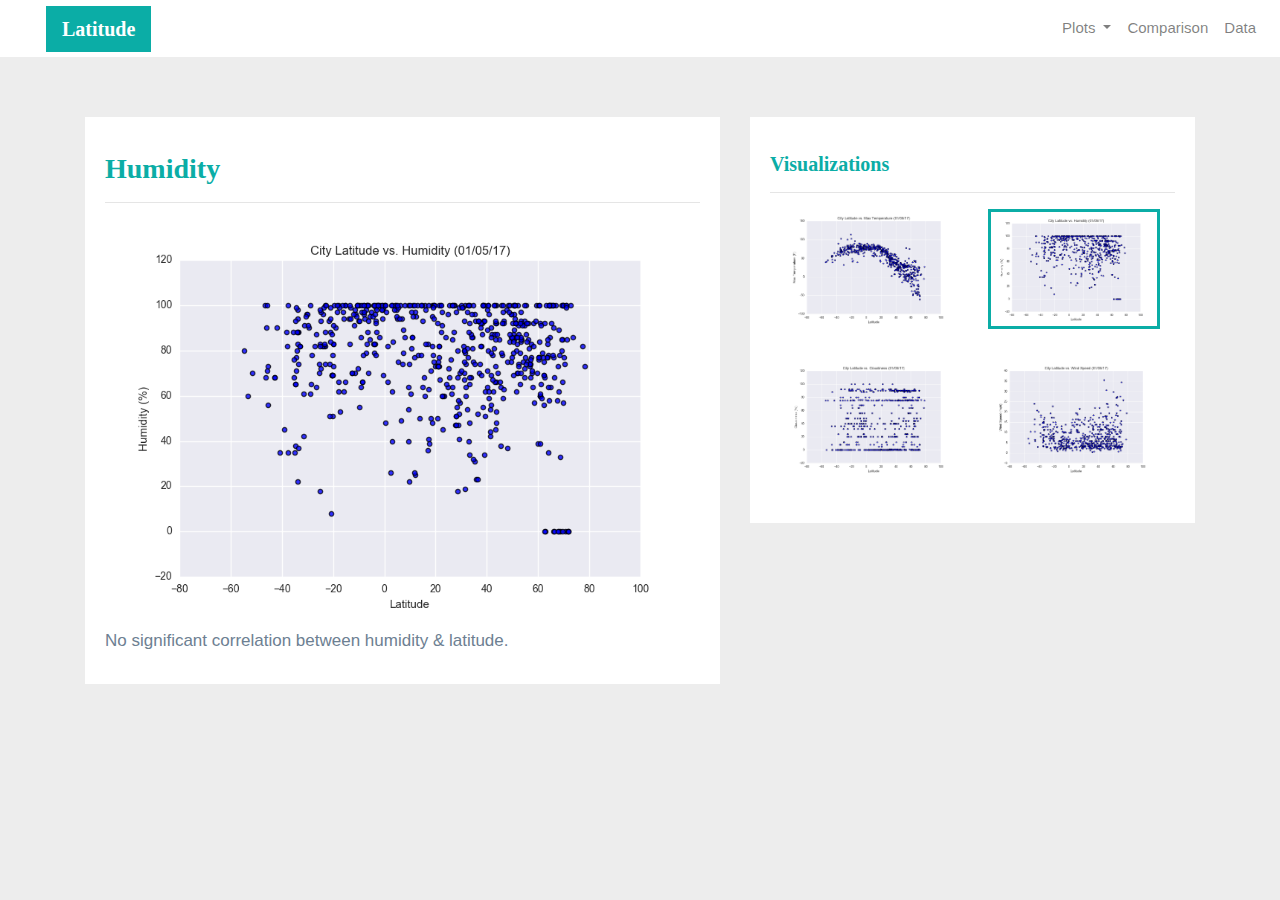
<file: humidity.html>
<!DOCTYPE html>
<html>

<head>
  <meta charset="utf-8" />
  <meta http-equiv="X-UA-Compatible" content="IE=edge">
  <title>Bootstrap Visualization Dashboard</title>
  <meta name="viewport" content="width=device-width, initial-scale=1">


  <!-- Bootstrap CSS -->
  <link rel="stylesheet" href="https://maxcdn.bootstrapcdn.com/bootstrap/4.0.0/css/bootstrap.min.css" integrity="sha384-Gn5384xqQ1aoWXA+058RXPxPg6fy4IWvTNh0E263XmFcJlSAwiGgFAW/dAiS6JXm"
    crossorigin="anonymous">

  <!--CSS Link-->
  <link rel="stylesheet" type="text/css" href="style.css">

</head>

<body>
  <!-- Navigation Section -->
  <div class="navigation">
    <nav class="navbar navbar-expand-lg navbar-light">
      <a class="navbar-brand" style="background-color: #0BADA6;" href="index.html">Latitude</a>
      <button class="navbar-toggler  border border-white" type="button" data-toggle="collapse" data-target="#navbarNavDropdown"
        aria-controls="navbarNavDropdown" aria-expanded="false" aria-label="Toggle navigation">
        <span class="navbar-toggler-icon"></span>
      </button>
      <div class="collapse navbar-collapse" id="navbarNavDropdown">
        <ul class="navbar-nav ml-auto">
          <li class="nav-item dropdown">
            <a class="nav-link dropdown-toggle" href="#" id="navbarDropdownMenuLink" data-toggle="dropdown"
              aria-haspopup="true" aria-expanded="false">
              Plots
            </a>
            <div class="dropdown-menu" aria-labelledby="navbarDropdownMenuLink">
              <a class="dropdown-item" href="max_temperature.html">Max Temperature</a>
              <a class="dropdown-item active" href="humidity.html">Humidity</a>
              <a class="dropdown-item" href="cloudiness.html">Cloudiness</a>
              <a class="dropdown-item" href="wind_speed.html">Wind Speed</a>
            </div>
          </li>
          <li class="nav-item">
            <a class="nav-link" href="comparisons.html">Comparison</a>
          </li>
          <li class="nav-item">
            <a class="nav-link" href="data.html">Data</a>
          </li>

        </ul>
      </div>
    </nav>
  </div>
  <!-- Content Section -->
  <div class="container">
    <div class="row">
      <div class="col-lg-7 col-md-12">
        <!-- Left box  -->
        <div class="box">
          <h3 class="title">Humidity</h3>
          <hr>
          <img src="Resources/assets/images/Fig2.png" alt="Humidity Graph">
          <p>No significant correlation between humidity & latitude.</p>
        </div>
      </div>
      <div class="col-lg-5 col-md-12">
        <!-- Right Box -->
        <div class="box">
          <h5 class="title">Visualizations</h5>
          <hr>


          <div class="container">
            <div class="row" style="padding-bottom: 30px;">
              <div class="col-6">
                <a href="max_temperature.html">
                  <img class="panel" src="Resources/assets/images/Fig1.png" alt="Max Temperature Image">
                </a>
              </div>
              <div class="col-6">
                <a href="humidity.html">
                  <img class="panel active" src="Resources/assets/images/Fig2.png" alt="Humidity Graph">
                </a>
              </div>
            </div>

            <div class="row" style="padding-bottom: 30px;">
              <div class="col-6">
                <a href="cloudiness.html">
                  <img class="panel" src="Resources/assets/images/Fig3.png" alt="Cloudiness Graph">
                </a>
              </div>
              <div class="col-6">
                <a href="wind_speed.html">
                  <img class="panel" src="Resources/assets/images/Fig4.png" alt="Wind Speed Graph">
                </a>
              </div>


            </div>
          </div>


        </div>
      </div>
    </div>
  </div>


  <!-- Bootstrap JS -->
  <script src="https://code.jquery.com/jquery-3.2.1.slim.min.js" integrity="sha384-KJ3o2DKtIkvYIK3UENzmM7KCkRr/rE9/Qpg6aAZGJwFDMVNA/GpGFF93hXpG5KkN"
    crossorigin="anonymous"></script>
  <script src="https://cdnjs.cloudflare.com/ajax/libs/popper.js/1.12.9/umd/popper.min.js" integrity="sha384-ApNbgh9B+Y1QKtv3Rn7W3mgPxhU9K/ScQsAP7hUibX39j7fakFPskvXusvfa0b4Q"
    crossorigin="anonymous"></script>
  <script src="https://maxcdn.bootstrapcdn.com/bootstrap/4.0.0/js/bootstrap.min.js" integrity="sha384-JZR6Spejh4U02d8jOt6vLEHfe/JQGiRRSQQxSfFWpi1MquVdAyjUar5+76PVCmYl"
    crossorigin="anonymous"></script>

</body>

</html>
</file>
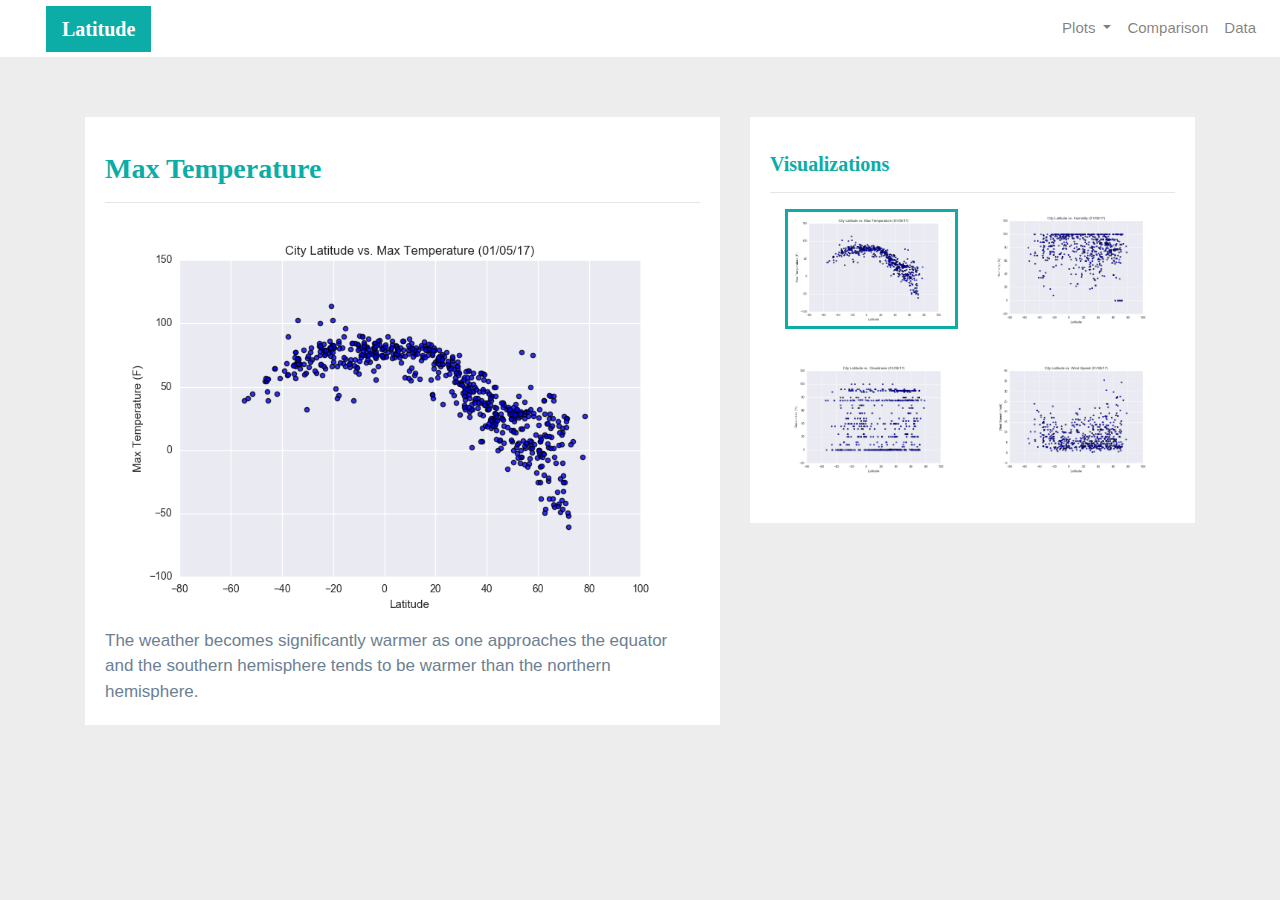
<file: temp.html>
<!DOCTYPE html>
<html>

<head>
  <meta charset="utf-8" />
  <meta http-equiv="X-UA-Compatible" content="IE=edge">
  <title>Bootstrap Visualization Dashboard</title>
  <meta name="viewport" content="width=device-width, initial-scale=1">

  <!-- Bootstrap CSS -->
  <link rel="stylesheet" href="https://maxcdn.bootstrapcdn.com/bootstrap/4.0.0/css/bootstrap.min.css" integrity="sha384-Gn5384xqQ1aoWXA+058RXPxPg6fy4IWvTNh0E263XmFcJlSAwiGgFAW/dAiS6JXm"
    crossorigin="anonymous">

  <!--CSS Link-->
  <link rel="stylesheet" type="text/css" href="style.css">

</head>

<body>
  <!-- Navigation Section -->
  <div class="navigation">
    <nav class="navbar navbar-expand-lg navbar-light">
      <a class="navbar-brand" style="background-color: #0BADA6;" href="index.html">Latitude</a>
      <button class="navbar-toggler  border border-white" type="button" data-toggle="collapse" data-target="#navbarNavDropdown"
        aria-controls="navbarNavDropdown" aria-expanded="false" aria-label="Toggle navigation">
        <span class="navbar-toggler-icon"></span>
      </button>
      <div class="collapse navbar-collapse" id="navbarNavDropdown">
        <ul class="navbar-nav ml-auto">
          <li class="nav-item dropdown">
            <a class="nav-link dropdown-toggle" href="#" id="navbarDropdownMenuLink" data-toggle="dropdown"
              aria-haspopup="true" aria-expanded="false">
              Plots
            </a>
            <div class="dropdown-menu" aria-labelledby="navbarDropdownMenuLink">
              <a class="dropdown-item active" href="max_temperature.html">Max Temperature</a>
              <a class="dropdown-item" href="humidity.html">Humidity</a>
              <a class="dropdown-item" href="cloudiness.html">Cloudiness</a>
              <a class="dropdown-item" href="wind_speed.html">Wind Speed</a>
            </div>
          </li>
          <li class="nav-item">
            <a class="nav-link" href="comparisons.html">Comparison</a>
          </li>
          <li class="nav-item">
            <a class="nav-link" href="data.html">Data</a>
          </li>

        </ul>
      </div>
    </nav>
  </div>
  <!-- Content Section -->
  <div class="container">
    <div class="row">
      <div class="col-lg-7 col-md-12">
        <!-- Left box  -->
        <div class="box" style="padding-bottom: 5px;">
          <h3 class="title">Max Temperature</h3>
          <hr>
          <img src="Resources/assets/images/Fig1.png" alt="Max Temperature Graph">
          <p>The weather becomes significantly warmer as one approaches the equator and the southern hemisphere tends to be warmer than the northern hemisphere.</p>
        </div>
      </div>
      <div class="col-lg-5 col-md-12">
        <!-- Right Box -->
        <div class="box">
          <h5 class="title">Visualizations</h5>
          <hr>


          <div class="container">
            <div class="row" style="padding-bottom: 30px;">
              <div class="col-6">
                <a href="max_temperature.html">
                  <img class="panel active" src="Resources/assets/images/Fig1.png" alt="Max Temperature Image">
                </a>
              </div>
              <div class="col-6">
                <a href="humidity.html">
                  <img class="panel" src="Resources/assets/images/Fig2.png" alt="Humidity Graph">
                </a>
              </div>
            </div>

            <div class="row" style="padding-bottom: 30px;">
              <div class="col-6">
                <a href="cloudiness.html">
                  <img class="panel" src="Resources/assets/images/Fig3.png" alt="Cloudiness Graph">
                </a>
              </div>
              <div class="col-6">
                <a href="wind_speed.html">
                  <img class="panel" src="Resources/assets/images/Fig4.png" alt="Wind Speed Graph">
                </a>
              </div>


            </div>
          </div>


        </div>
      </div>
    </div>
  </div>
 
  <!-- Bootstrap JS -->
  <script src="https://code.jquery.com/jquery-3.2.1.slim.min.js" integrity="sha384-KJ3o2DKtIkvYIK3UENzmM7KCkRr/rE9/Qpg6aAZGJwFDMVNA/GpGFF93hXpG5KkN"
    crossorigin="anonymous"></script>
  <script src="https://cdnjs.cloudflare.com/ajax/libs/popper.js/1.12.9/umd/popper.min.js" integrity="sha384-ApNbgh9B+Y1QKtv3Rn7W3mgPxhU9K/ScQsAP7hUibX39j7fakFPskvXusvfa0b4Q"
    crossorigin="anonymous"></script>
  <script src="https://maxcdn.bootstrapcdn.com/bootstrap/4.0.0/js/bootstrap.min.js" integrity="sha384-JZR6Spejh4U02d8jOt6vLEHfe/JQGiRRSQQxSfFWpi1MquVdAyjUar5+76PVCmYl"
    crossorigin="anonymous"></script>

</body>

</html>
</file>
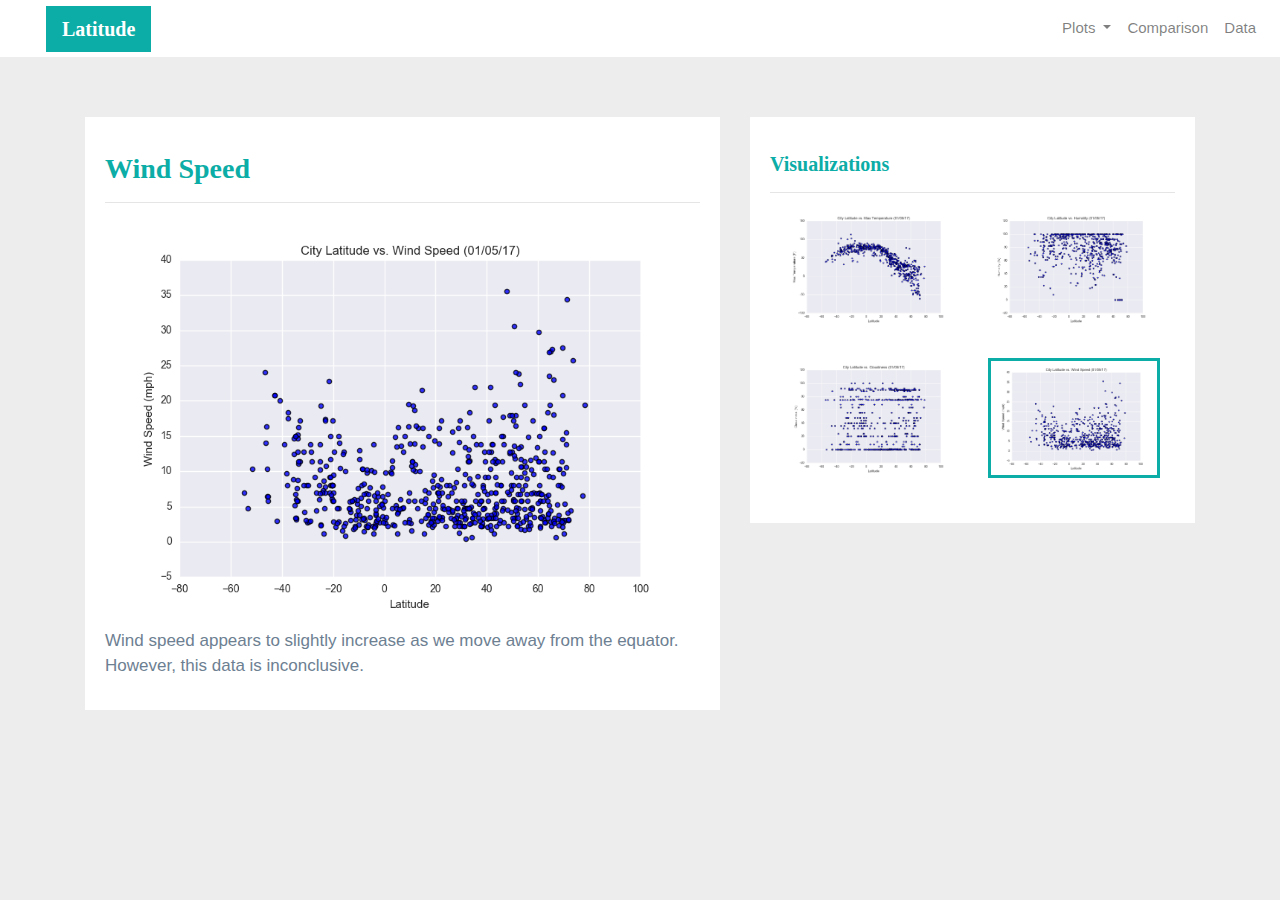
<file: wind.html>
<!DOCTYPE html>
<html>

<head>
  <meta charset="utf-8" />
  <meta http-equiv="X-UA-Compatible" content="IE=edge">
  <title>Bootstrap Visualization Dashboard</title>
  <meta name="viewport" content="width=device-width, initial-scale=1">

  <!-- Bootstrap CSS -->
  <link rel="stylesheet" href="https://maxcdn.bootstrapcdn.com/bootstrap/4.0.0/css/bootstrap.min.css" integrity="sha384-Gn5384xqQ1aoWXA+058RXPxPg6fy4IWvTNh0E263XmFcJlSAwiGgFAW/dAiS6JXm"
    crossorigin="anonymous">
  <!--CSS Link-->
  <link rel="stylesheet" type="text/css" href="style.css">
</head>

<body>
  <!-- Navigation Section -->
  <div class="navigation">
    <nav class="navbar navbar-expand-lg navbar-light">
      <a class="navbar-brand" style="background-color: #0BADA6;" href="index.html">Latitude</a>
      <button class="navbar-toggler border border-white" type="button" data-toggle="collapse" data-target="#navbarNavDropdown"
        aria-controls="navbarNavDropdown" aria-expanded="false" aria-label="Toggle navigation">
        <span class="navbar-toggler-icon"></span>
      </button>
      <div class="collapse navbar-collapse" id="navbarNavDropdown">
        <ul class="navbar-nav ml-auto">
          <li class="nav-item dropdown">
            <a class="nav-link dropdown-toggle" href="#" id="navbarDropdownMenuLink" data-toggle="dropdown"
              aria-haspopup="true" aria-expanded="false">
              Plots
            </a>
            <div class="dropdown-menu" aria-labelledby="navbarDropdownMenuLink">
              <a class="dropdown-item" href="max_temperature.html">Max Temperature</a>
              <a class="dropdown-item" href="humidity.html">Humidity</a>
              <a class="dropdown-item" href="cloudiness.html">Cloudiness</a>
              <a class="dropdown-item active" href="wind_speed.html">Wind Speed</a>
            </div>
          </li>
          <li class="nav-item">
            <a class="nav-link" href="comparisons.html">Comparison</a>
          </li>
          <li class="nav-item">
            <a class="nav-link" href="data.html">Data</a>
          </li>

        </ul>
      </div>
    </nav>
  </div>
  <!-- Content Section -->
  <div class="container">
    <div class="row">
      <div class="col-lg-7 col-md-12">
        <!-- Left box  -->
        <div class="box">
          <h3 class="title">Wind Speed</h3>
          <hr>
          <img src="Resources/assets/images/Fig4.png" alt="Wind Speed Graph">
          <p>Wind speed appears to slightly increase as we move away from the equator. However, this data is inconclusive.</p>
        </div>
      </div>
      <div class="col-lg-5 col-md-12">
        <!-- Right Box -->
        <div class="box">
          <h5 class="title">Visualizations</h5>
          <hr>
          <div class="container">
            <div class="row" style="padding-bottom: 30px;">
              <div class="col-6">
                <a href="max_temperature.html">
                  <img class="panel" src="Resources/assets/images/Fig1.png" alt="Max Temperature Image">
                </a>
              </div>
              <div class="col-6">
                <a href="humidity.html">
                  <img class="panel" src="Resources/assets/images/Fig2.png" alt="Humidity Graph">
                </a>
              </div>
            </div>
            <div class="row" style="padding-bottom: 30px;">
              <div class="col-6">
                <a href="cloudiness.html">
                  <img class="panel" src="Resources/assets/images/Fig3.png" alt="Cloudiness Graph">
                </a>
              </div>
              <div class="col-6">
                <a href="wind_speed.html">
                  <img class="panel active" src="Resources/assets/images/Fig4.png" alt="Wind Speed Graph">
                </a>
              </div>
            </div>
          </div>
        </div>
      </div>
    </div>
  </div>


  <!-- Bootstrap JS -->
  <script src="https://code.jquery.com/jquery-3.2.1.slim.min.js" integrity="sha384-KJ3o2DKtIkvYIK3UENzmM7KCkRr/rE9/Qpg6aAZGJwFDMVNA/GpGFF93hXpG5KkN"
    crossorigin="anonymous"></script>
  <script src="https://cdnjs.cloudflare.com/ajax/libs/popper.js/1.12.9/umd/popper.min.js" integrity="sha384-ApNbgh9B+Y1QKtv3Rn7W3mgPxhU9K/ScQsAP7hUibX39j7fakFPskvXusvfa0b4Q"
    crossorigin="anonymous"></script>
  <script src="https://maxcdn.bootstrapcdn.com/bootstrap/4.0.0/js/bootstrap.min.js" integrity="sha384-JZR6Spejh4U02d8jOt6vLEHfe/JQGiRRSQQxSfFWpi1MquVdAyjUar5+76PVCmYl"
    crossorigin="anonymous"></script>
</body>

</html>
</file>
<file: style.css>
/* Body */
body{
    background-color: #EDEDED; 
}
/* Navbar */
.navbar{
    max-height: 57px; 
}
.navigation .navbar-brand{
    color: white; 
    margin-left: 30px; 
    padding: inherit; 
    font-weight: bold; 
    background-color: #0BADA6;
    font-family: Georgia, 'Times New Roman', Times, serif;
}
.navbar{
    background-color: white; 
    font-size: 15px; 
}
.active, .dropdown-menu .dropdown-item:active a:hover{
    background-color:#E7E7E7!important; 
}
.dropdown-item{
    color: #6D8092 !important; 
}
.dropdown .dropdown-menu .dropdown-item:active, .dropdown .dropdown-menu .dropdown-item:hover{
    background-color:#E7E7E7 !important; 
}
a{
    color: #6D8092;
    font-size: 15px; 
}
.nav-link:hover{
    background-color:#E7E7E7 !important;
   }

.navbar-brand:hover{
color: rgb(175, 175, 175) !important;
}
/* Images */
img{
    width:100% !important;
    height:100% !important;
}
.active, .panel:hover{
    border-color:#0BADA6;
    border-style: solid; 
    
}
.vizualization{
    width:50% !important;
    height:50% !important;
}

/* Title Class  */
.title{
    color: #0BADA6;  
    font-family: Georgia, 'Times New Roman', Times, serif;
    font-weight: bolder; 
    padding-top: 25px; 
}
/* Paragraph Element */
p{
 color: #6D8092;
 font-family: Arial, Helvetica, sans-serif;
 font-size: 17px; 
}
/* Box Class */
.box {
    margin-top: 60px; 
    margin-bottom: 62px; 
    padding: 10px 20px 15px; 
    color:black;
    background-color: white; 

  }
/* Table */
  .table{
    font-size: 15px; 
    border-top-color: white !important; 
}

/* Media Queries */
@media(max-width: 992px){
.navbar-expand-lg{
background-color: #0BADA6 !important;
}
.navbar{
    max-height: none; 
    padding: inherit;
}
.navbar div{
    margin: inherit; 
    background-color: white;  
}
.navbar-brand{
    padding: 10px !important; 
}

button{
    margin-right: 30px; 
}
button:focus {

    outline: 1px dotted;
    outline: 5px auto -webkit-focusring-color;
    
    }
}
</file>
